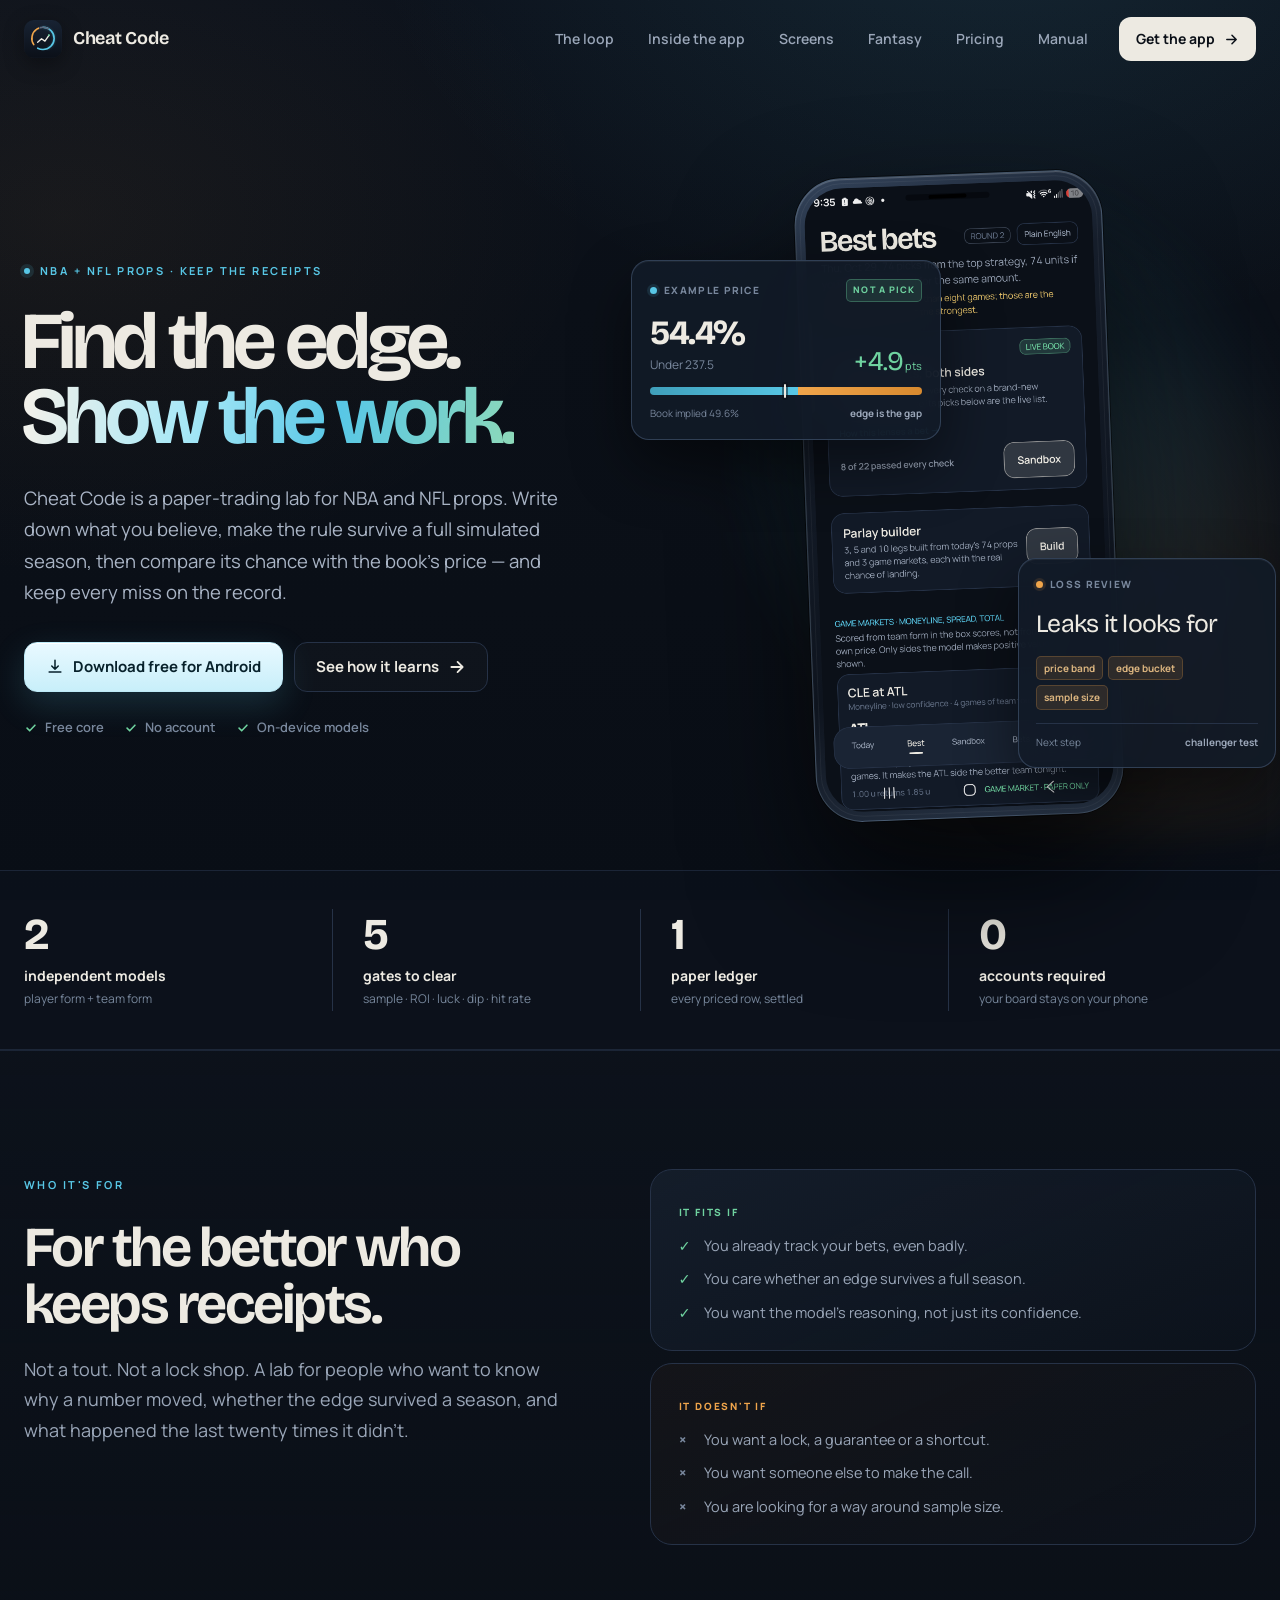
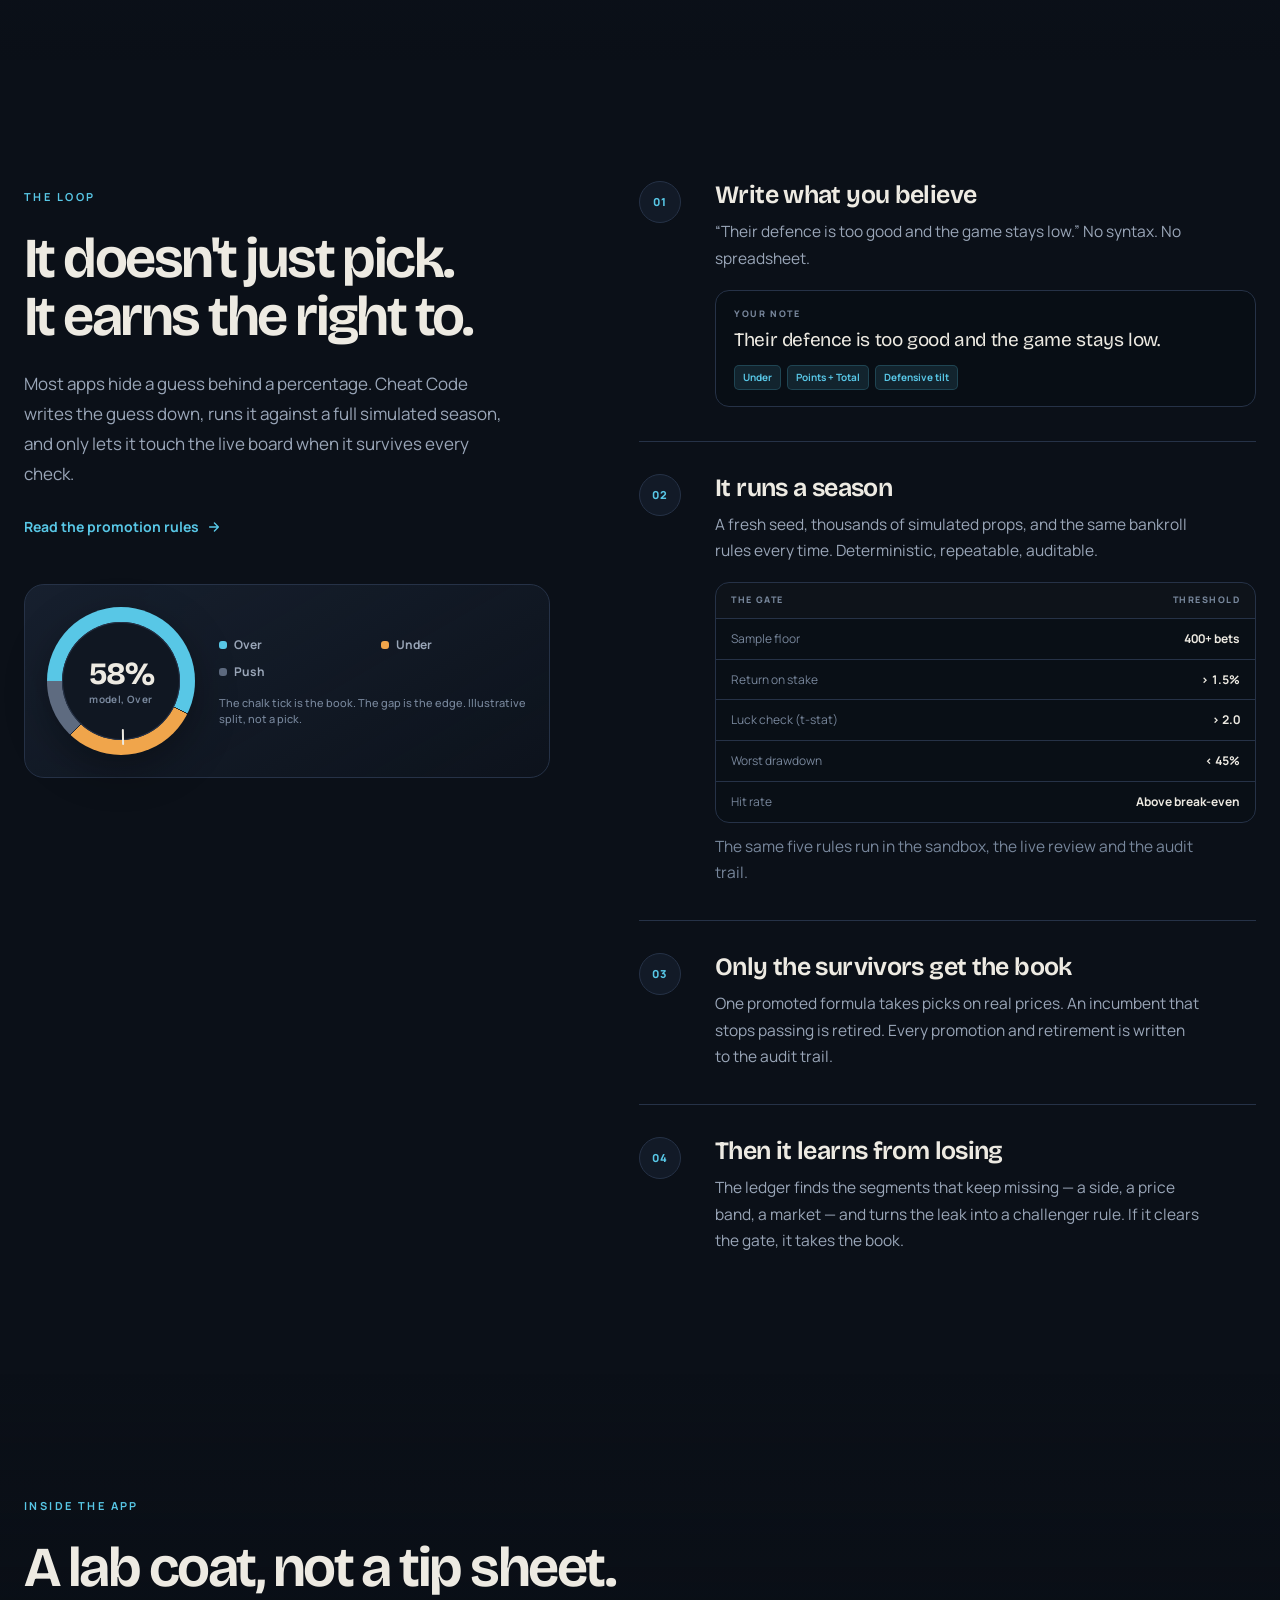
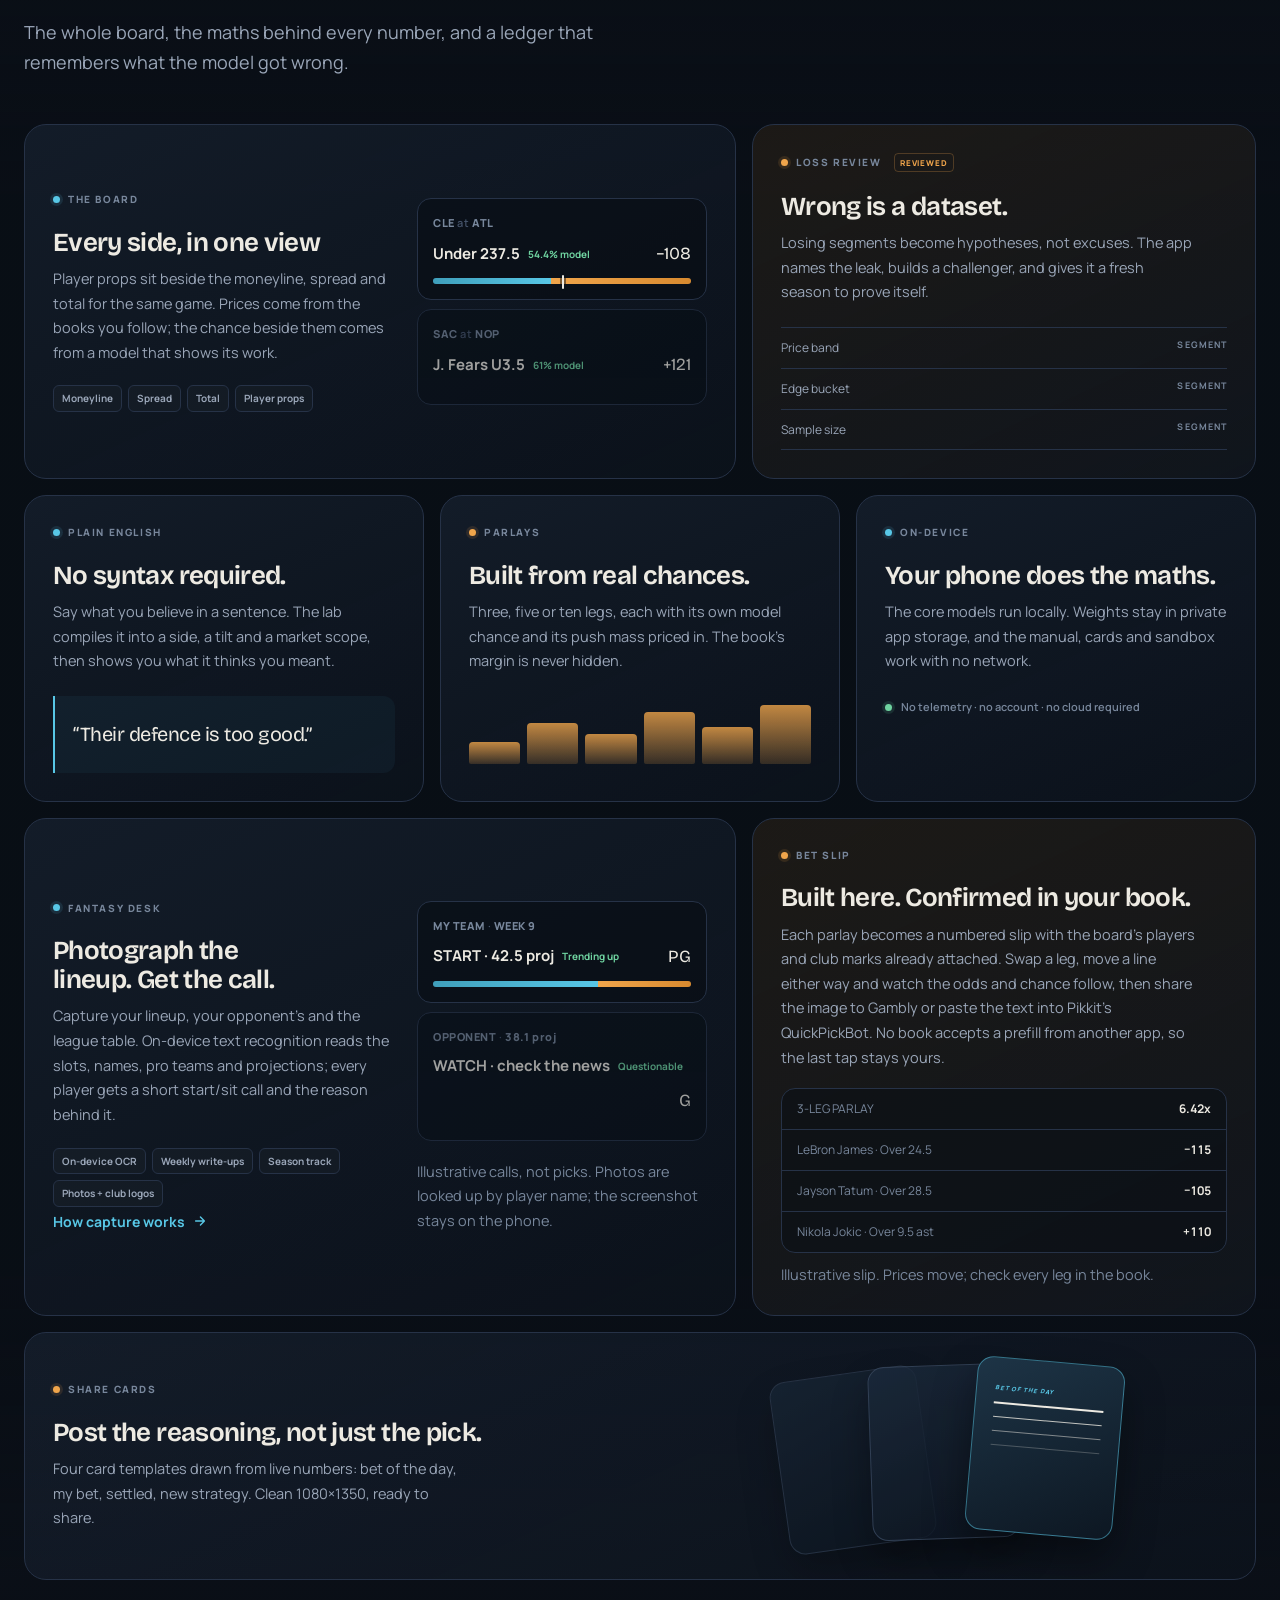
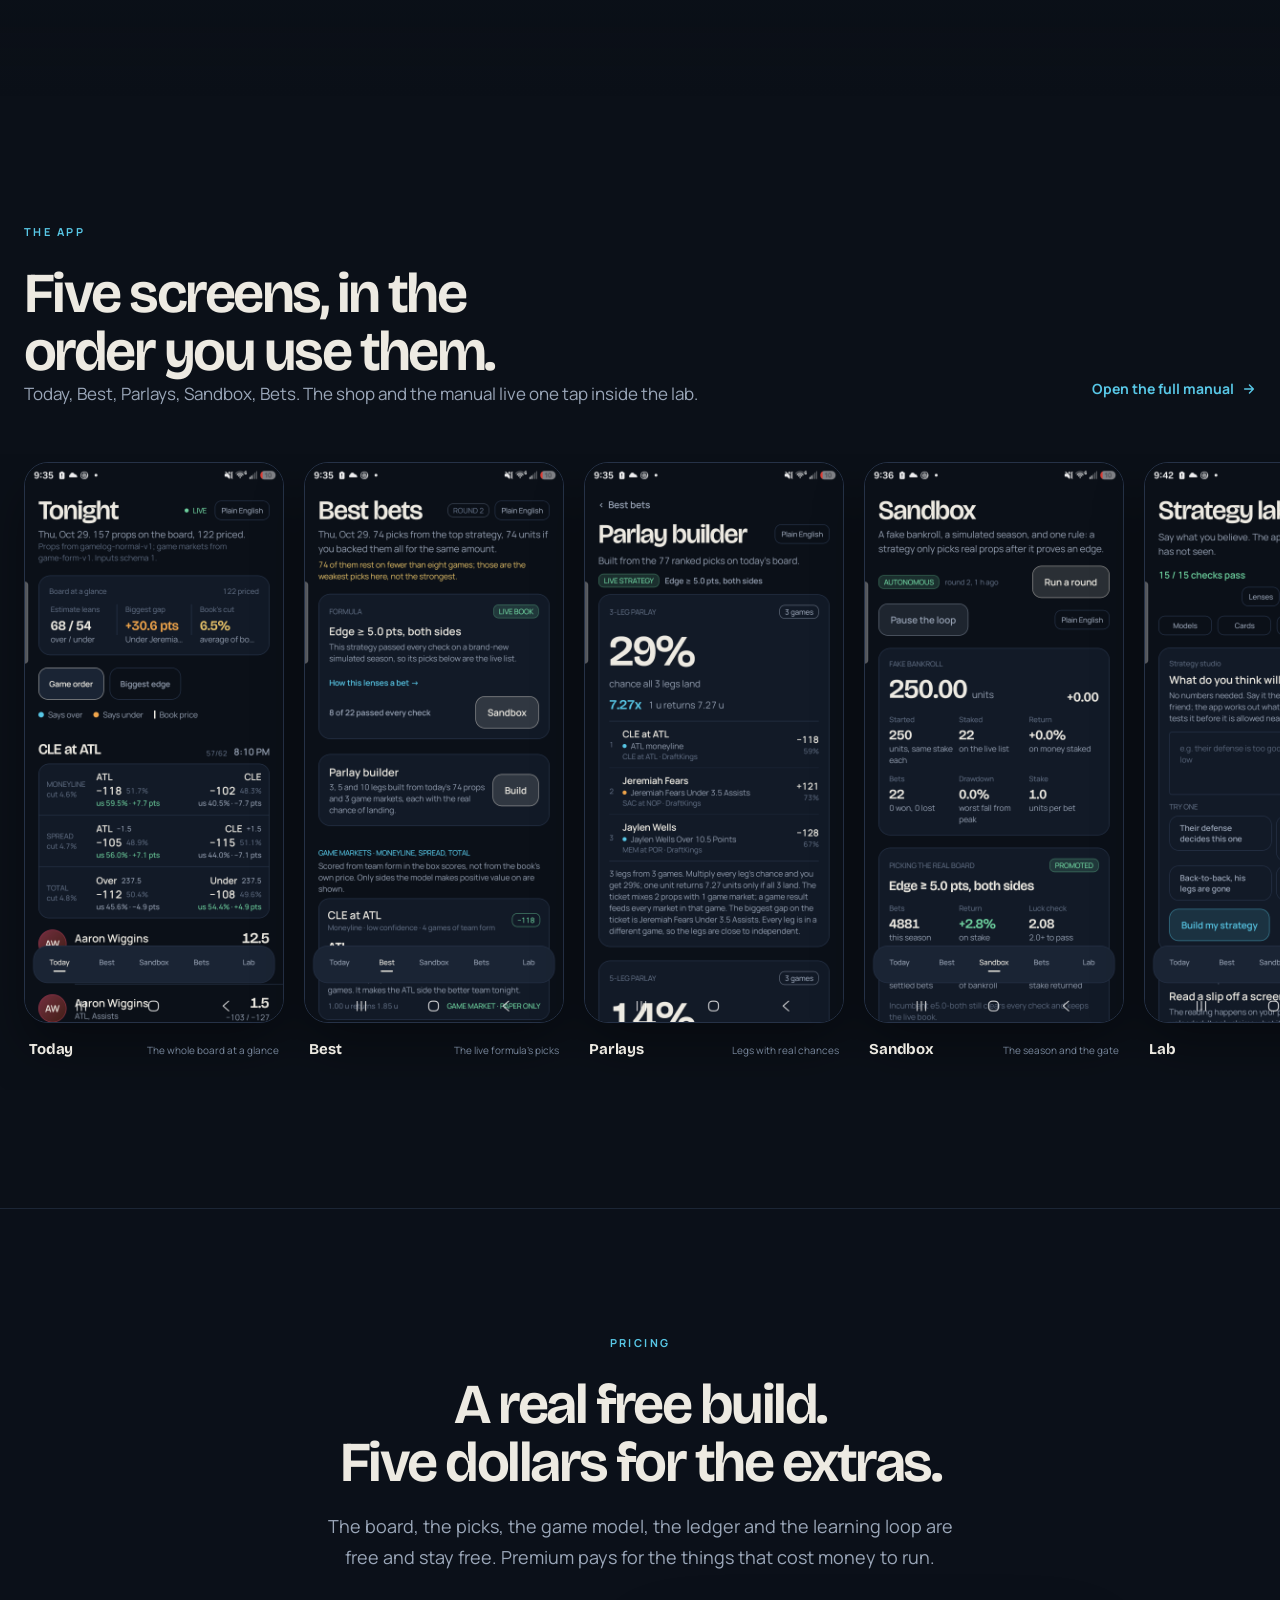
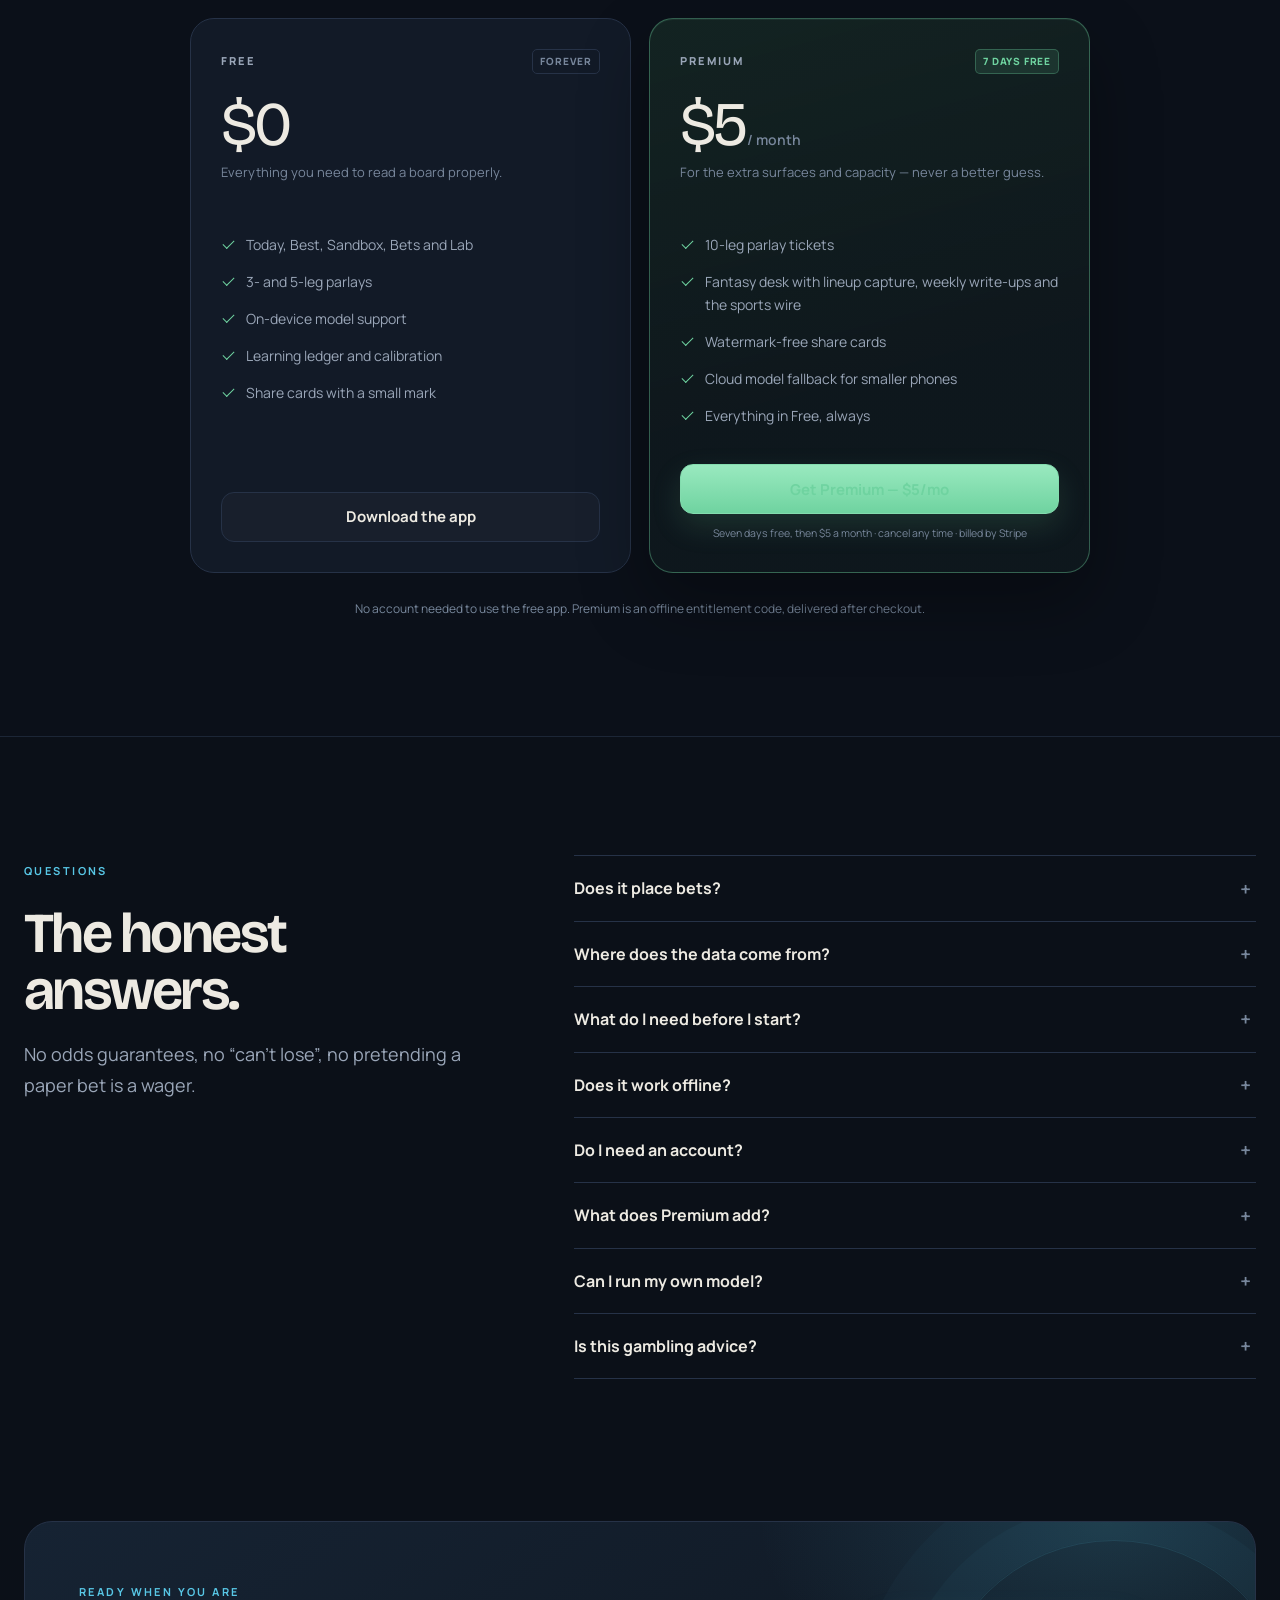
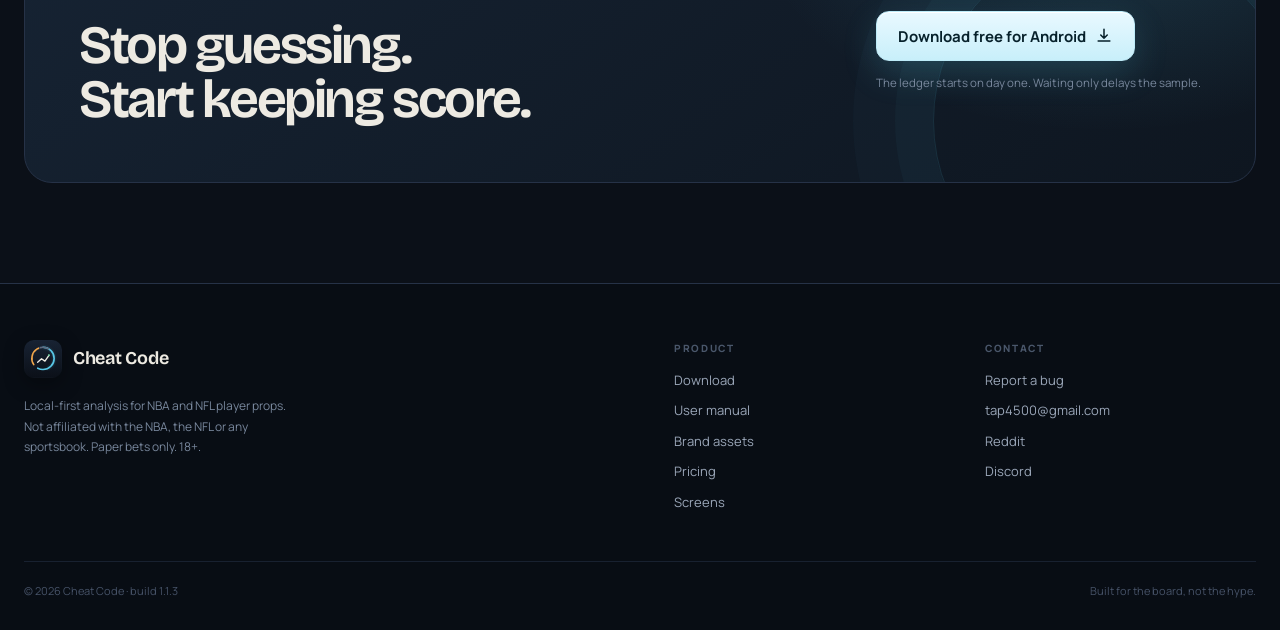
<file: site/index.html>
<!DOCTYPE html>
<html lang="en">
<head>
<meta charset="utf-8">
<meta name="viewport" content="width=device-width, initial-scale=1">
<title>Cheat Code — NBA &amp; NFL props analysis for bettors who keep receipts</title>
<meta name="description" content="Write a thesis. Test it on a simulated season. Only a formula that clears five gates gets the live board. Free Android app, no account, paper bets only.">
<meta name="theme-color" content="#0b1018">
<link rel="canonical" href="https://propslab.vercel.app/">
<meta property="og:title" content="Cheat Code — NBA &amp; NFL props analysis for bettors who keep receipts">
<meta property="og:description" content="Two independent models, one paper ledger, and a formula ladder that has to earn the live book. Free on Android. No account.">
<meta property="og:type" content="website">
<meta property="og:url" content="https://propslab.vercel.app/">
<meta property="og:image" content="https://propslab.vercel.app/img/02-best.png">
<meta name="twitter:card" content="summary_large_image">
<meta name="twitter:title" content="Cheat Code — NBA &amp; NFL props analysis that shows its work">
<meta name="twitter:description" content="Test a thesis on a simulated season before it touches the live board. Free Android app, paper bets only.">
<meta name="twitter:image" content="https://propslab.vercel.app/img/02-best.png">
<link rel="icon" href="logo.svg" type="image/svg+xml">
<link rel="preload" href="fonts/bricolage-variable.ttf" as="font" type="font/ttf" crossorigin>
<link rel="preload" href="fonts/manrope-variable.ttf" as="font" type="font/ttf" crossorigin>
<link rel="stylesheet" href="styles.css">
<script type="application/ld+json">
{
  "@context": "https://schema.org",
  "@type": "SoftwareApplication",
  "name": "Cheat Code",
  "applicationCategory": "SportsApplication",
  "operatingSystem": "Android 10+",
  "description": "A local-first NBA and NFL props lab with two independent models, a paper ledger and a promotion gate that tests formulas on a simulated season before they touch the live board.",
  "url": "https://propslab.vercel.app/",
  "downloadUrl": "https://propslab.vercel.app/download.html",
  "screenshot": "https://propslab.vercel.app/img/02-best.png",
  "offers": [
    { "@type": "Offer", "name": "Free", "price": "0", "priceCurrency": "USD" },
    { "@type": "Offer", "name": "Premium", "price": "5.00", "priceCurrency": "USD" }
  ]
}
</script>
</head>
<body id="top">
<a class="skip" href="#main">Skip to content</a>

<header class="site-head" data-head>
  <div class="wrap head-inner">
    <a class="brand" href="index.html" aria-label="Cheat Code home">
      <img src="logo.svg" alt="" width="38" height="38">
      <span>Cheat Code</span>
    </a>
    <button class="menu-btn" type="button" aria-expanded="false" aria-controls="site-menu" data-menu-btn>
      <span class="menu-lines" aria-hidden="true"><i></i><i></i></span>
      <span class="sr-only">Menu</span>
    </button>
    <nav class="site-menu" id="site-menu" data-menu>
      <a href="#loop">The loop</a>
      <a href="#inside">Inside the app</a>
      <a href="#screens">Screens</a>
      <a href="#fantasy">Fantasy</a>
      <a href="#pricing">Pricing</a>
      <a href="manual.html">Manual</a>
      <a class="nav-download" href="download.html">Get the app
        <svg viewBox="0 0 16 16" aria-hidden="true"><path d="M3 8h9M8.5 3.5 13 8l-4.5 4.5" fill="none" stroke="currentColor" stroke-width="1.6" stroke-linecap="round" stroke-linejoin="round"/></svg>
      </a>
    </nav>
  </div>
</header>

<main id="main">

  <section class="hero">
    <div class="hero-grid wrap">
      <div class="hero-copy" data-reveal>
        <div class="eyebrow"><span class="pulse"></span> NBA + NFL props · keep the receipts</div>
        <h1>Find the edge.<br><span class="ink-gradient">Show the work.</span></h1>
        <p class="lede">Cheat Code is a paper-trading lab for NBA and NFL props. Write down what you believe, make the rule survive a full simulated season, then compare its chance with the book's price — and keep every miss on the record.</p>
        <div class="actions">
          <a class="btn primary" href="download.html">
            <svg viewBox="0 0 20 20" aria-hidden="true"><path d="M10 2.5v10m0 0 3.6-3.6M10 12.5 6.4 8.9M3.5 15.5h13" fill="none" stroke="currentColor" stroke-width="1.7" stroke-linecap="round" stroke-linejoin="round"/></svg>
            Download free for Android
          </a>
          <a class="btn quiet" href="#loop">See how it learns
            <svg viewBox="0 0 16 16" aria-hidden="true"><path d="M3 8h9M8.5 3.5 13 8l-4.5 4.5" fill="none" stroke="currentColor" stroke-width="1.6" stroke-linecap="round" stroke-linejoin="round"/></svg>
          </a>
        </div>
        <ul class="trust">
          <li><svg viewBox="0 0 16 16" aria-hidden="true"><path d="m3.5 8.2 3 3 6-6.4" fill="none" stroke="currentColor" stroke-width="1.8" stroke-linecap="round" stroke-linejoin="round"/></svg>Free core</li>
          <li><svg viewBox="0 0 16 16" aria-hidden="true"><path d="m3.5 8.2 3 3 6-6.4" fill="none" stroke="currentColor" stroke-width="1.8" stroke-linecap="round" stroke-linejoin="round"/></svg>No account</li>
          <li><svg viewBox="0 0 16 16" aria-hidden="true"><path d="m3.5 8.2 3 3 6-6.4" fill="none" stroke="currentColor" stroke-width="1.8" stroke-linecap="round" stroke-linejoin="round"/></svg>On-device models</li>
        </ul>
      </div>

      <div class="hero-stage" data-reveal role="group" aria-label="Cheat Code on Android">
        <div class="stage-glow" aria-hidden="true"></div>
        <div class="phone">
          <div class="phone-bar" aria-hidden="true"><span></span></div>
          <img src="img/02-best.png" alt="The Best bets screen, showing a live formula and its picks" width="1080" height="2340">
        </div>

        <div class="float edge-card" aria-hidden="true">
          <div class="float-head"><span class="dot aqua"></span> Example price <em>NOT A PICK</em></div>
          <div class="edge-row">
            <div><b>54.4%</b><span>Under 237.5</span></div>
            <div class="edge-gain">+4.9<span>pts</span></div>
          </div>
          <div class="split-bar"><i class="aqua-bar" style="width:54.4%"></i><i class="amber-bar" style="width:45.6%"></i><span class="tick" style="left:49.6%"></span></div>
          <div class="float-foot">Book implied 49.6% <span>edge is the gap</span></div>
        </div>

        <div class="float loss-card" aria-hidden="true">
          <div class="float-head"><span class="dot amber"></span> Loss review</div>
          <div class="loss-title">Leaks it looks for</div>
          <div class="chip-row"><span>price band</span><span>edge bucket</span><span>sample size</span></div>
          <div class="float-foot">Next step <b>challenger test</b></div>
        </div>
      </div>
    </div>
  </section>

  <section class="proof-band" aria-label="At a glance">
    <div class="wrap proof-grid">
      <div class="proof-item"><b>2</b><span>independent models</span><small>player form + team form</small></div>
      <div class="proof-item"><b>5</b><span>gates to clear</span><small>sample · ROI · luck · dip · hit rate</small></div>
      <div class="proof-item"><b>1</b><span>paper ledger</span><small>every priced row, settled</small></div>
      <div class="proof-item"><b>0</b><span>accounts required</span><small>your board stays on your phone</small></div>
    </div>
  </section>

  <section class="section audience" id="who">
    <div class="wrap audience-grid">
      <div class="section-head" data-reveal>
        <div class="eyebrow">Who it's for</div>
        <h2>For the bettor who keeps receipts.</h2>
        <p>Not a tout. Not a lock shop. A lab for people who want to know why a number moved, whether the edge survived a season, and what happened the last twenty times it didn't.</p>
      </div>
      <div class="fit-grid" data-reveal>
        <div class="fit-card">
          <span class="fit-label gain">It fits if</span>
          <ul>
            <li>You already track your bets, even badly.</li>
            <li>You care whether an edge survives a full season.</li>
            <li>You want the model's reasoning, not just its confidence.</li>
          </ul>
        </div>
        <div class="fit-card no">
          <span class="fit-label">It doesn't if</span>
          <ul>
            <li>You want a lock, a guarantee or a shortcut.</li>
            <li>You want someone else to make the call.</li>
            <li>You are looking for a way around sample size.</li>
          </ul>
        </div>
      </div>
    </div>
  </section>

  <section id="loop" class="section">
    <div class="wrap loop-grid">
      <div class="loop-intro" data-reveal>
        <div class="eyebrow">The loop</div>
        <h2>It doesn't just pick.<br>It earns the right to.</h2>
        <p>Most apps hide a guess behind a percentage. Cheat Code writes the guess down, runs it against a full simulated season, and only lets it touch the live board when it survives every check.</p>
        <a class="text-link" href="manual.html#sandbox">Read the promotion rules
          <svg viewBox="0 0 16 16" aria-hidden="true"><path d="M3 8h9M8.5 3.5 13 8l-4.5 4.5" fill="none" stroke="currentColor" stroke-width="1.6" stroke-linecap="round" stroke-linejoin="round"/></svg>
        </a>

        <div class="ring-card">
          <div class="ring" role="img" aria-label="An illustrative split ring showing 58 percent over, 30 percent under and 12 percent push">
            <div class="ring-center"><b>58%</b><span>model, Over</span></div>
          </div>
          <div class="ring-legend">
            <span><i class="aqua"></i>Over</span>
            <span><i class="amber"></i>Under</span>
            <span><i class="slate"></i>Push</span>
            <small>The chalk tick is the book. The gap is the edge. Illustrative split, not a pick.</small>
          </div>
        </div>
      </div>

      <ol class="steps" data-reveal>
        <li class="step">
          <div class="step-num">01</div>
          <div>
            <h3>Write what you believe</h3>
            <p>“Their defence is too good and the game stays low.” No syntax. No spreadsheet.</p>
            <div class="pitch">
              <div class="pitch-label">YOUR NOTE</div>
              <p>Their defence is too good and the game stays low.</p>
              <div class="pitch-tags"><span>Under</span><span>Points + Total</span><span>Defensive tilt</span></div>
            </div>
          </div>
        </li>
        <li class="step">
          <div class="step-num">02</div>
          <div>
            <h3>It runs a season</h3>
            <p>A fresh seed, thousands of simulated props, and the same bankroll rules every time. Deterministic, repeatable, auditable.</p>
            <div class="mini-table gate-table">
              <div class="table-cap"><span>The gate</span><b>Threshold</b></div>
              <div><span>Sample floor</span><b>400+ bets</b></div>
              <div><span>Return on stake</span><b>&gt; 1.5%</b></div>
              <div><span>Luck check (t-stat)</span><b>&gt; 2.0</b></div>
              <div><span>Worst drawdown</span><b>&lt; 45%</b></div>
              <div><span>Hit rate</span><b>Above break-even</b></div>
            </div>
            <p class="table-note">The same five rules run in the sandbox, the live review and the audit trail.</p>
          </div>
        </li>
        <li class="step">
          <div class="step-num">03</div>
          <div>
            <h3>Only the survivors get the book</h3>
            <p>One promoted formula takes picks on real prices. An incumbent that stops passing is retired. Every promotion and retirement is written to the audit trail.</p>
          </div>
        </li>
        <li class="step">
          <div class="step-num">04</div>
          <div>
            <h3>Then it learns from losing</h3>
            <p>The ledger finds the segments that keep missing — a side, a price band, a market — and turns the leak into a challenger rule. If it clears the gate, it takes the book.</p>
          </div>
        </li>
      </ol>
    </div>
  </section>

  <section id="inside" class="section inside">
    <div class="wrap">
      <div class="section-head" data-reveal>
        <div class="eyebrow">Inside the app</div>
        <h2>A lab coat, not a tip sheet.</h2>
        <p>The whole board, the maths behind every number, and a ledger that remembers what the model got wrong.</p>
      </div>

      <div class="bento">
        <article class="feature wide" data-reveal>
          <div class="feature-copy">
            <div class="feature-kicker"><span class="dot aqua"></span>The board</div>
            <h3>Every side, in one view</h3>
            <p>Player props sit beside the moneyline, spread and total for the same game. Prices come from the books you follow; the chance beside them comes from a model that shows its work.</p>
            <div class="market-row">
              <span class="market-pill">Moneyline</span>
              <span class="market-pill">Spread</span>
              <span class="market-pill">Total</span>
              <span class="market-pill">Player props</span>
            </div>
          </div>
          <div class="feature-art" aria-hidden="true">
            <div class="board-line">
              <div class="board-game">CLE <span>at</span> ATL</div>
              <div class="board-market"><b>Under 237.5</b><span class="gain">54.4% model</span><em>−108</em></div>
              <div class="split-bar compact"><i class="aqua-bar" style="width:45.6%"></i><i class="amber-bar" style="width:54.4%"></i><span class="tick" style="left:50.4%"></span></div>
            </div>
            <div class="board-line dim">
              <div class="board-game">SAC <span>at</span> NOP</div>
              <div class="board-market"><b>J. Fears U3.5</b><span class="gain">61% model</span><em>+121</em></div>
            </div>
          </div>
        </article>

        <article class="feature amber-feature" data-reveal>
          <div class="feature-kicker"><span class="dot amber"></span>Loss review <span class="example-flag">reviewed</span></div>
          <h3>Wrong is a dataset.</h3>
          <p>Losing segments become hypotheses, not excuses. The app names the leak, builds a challenger, and gives it a fresh season to prove itself.</p>
          <div class="leak-list" role="group" aria-label="The segments the ledger reviews">
            <div><span>Price band</span><b class="review-tag">segment</b></div>
            <div><span>Edge bucket</span><b class="review-tag">segment</b></div>
            <div><span>Sample size</span><b class="review-tag">segment</b></div>
          </div>
        </article>

        <article class="feature" data-reveal>
          <div class="feature-kicker"><span class="dot aqua"></span>Plain English</div>
          <h3>No syntax required.</h3>
          <p>Say what you believe in a sentence. The lab compiles it into a side, a tilt and a market scope, then shows you what it thinks you meant.</p>
          <div class="quote-pill">“Their defence is too good.”</div>
        </article>

        <article class="feature" data-reveal>
          <div class="feature-kicker"><span class="dot amber"></span>Parlays</div>
          <h3>Built from real chances.</h3>
          <p>Three, five or ten legs, each with its own model chance and its push mass priced in. The book's margin is never hidden.</p>
          <div class="legs" aria-hidden="true"><i style="height:34%"></i><i style="height:62%"></i><i style="height:46%"></i><i style="height:78%"></i><i style="height:56%"></i><i style="height:90%"></i></div>
        </article>

        <article class="feature" data-reveal>
          <div class="feature-kicker"><span class="dot aqua"></span>On-device</div>
          <h3>Your phone does the maths.</h3>
          <p>The core models run locally. Weights stay in private app storage, and the manual, cards and sandbox work with no network.</p>
          <div class="device-note"><span class="led"></span>No telemetry · no account · no cloud required</div>
        </article>

        <article class="feature wide" id="fantasy" data-reveal>
          <div class="feature-copy">
            <div class="feature-kicker"><span class="dot aqua"></span>Fantasy desk</div>
            <h3>Photograph the lineup. Get the call.</h3>
            <p>Capture your lineup, your opponent's and the league table. On-device text recognition reads the slots, names, pro teams and projections; every player gets a short start/sit call and the reason behind it.</p>
            <div class="market-row">
              <span class="market-pill">On-device OCR</span>
              <span class="market-pill">Weekly write-ups</span>
              <span class="market-pill">Season track</span>
              <span class="market-pill">Photos + club logos</span>
            </div>
            <a class="text-link" href="manual.html#fantasy">How capture works
              <svg viewBox="0 0 16 16" aria-hidden="true"><path d="M3 8h9M8.5 3.5 13 8l-4.5 4.5" fill="none" stroke="currentColor" stroke-width="1.6" stroke-linecap="round" stroke-linejoin="round"/></svg>
            </a>
          </div>
          <div class="feature-art" aria-hidden="true">
            <div class="board-line">
              <div class="board-game">MY TEAM <span>·</span> WEEK 9</div>
              <div class="board-market"><b>START · 42.5 proj</b><span class="gain">Trending up</span><em>PG</em></div>
              <div class="split-bar compact"><i class="aqua-bar" style="width:64%"></i><i class="amber-bar" style="width:36%"></i></div>
            </div>
            <div class="board-line dim">
              <div class="board-game">OPPONENT <span>·</span> 38.1 proj</div>
              <div class="board-market"><b>WATCH · check the news</b><span class="gain">Questionable</span><em>G</em></div>
            </div>
            <p class="table-note">Illustrative calls, not picks. Photos are looked up by player name; the screenshot stays on the phone.</p>
          </div>
        </article>

        <article class="feature amber-feature" id="slip" data-reveal>
          <div class="feature-kicker"><span class="dot amber"></span>Bet slip</div>
          <h3>Built here. Confirmed in your book.</h3>
          <p>Each parlay becomes a numbered slip with the board's players and club marks already attached. Swap a leg, move a line either way and watch the odds and chance follow, then share the image to Gambly or paste the text into Pikkit's QuickPickBot. No book accepts a prefill from another app, so the last tap stays yours.</p>
          <div class="mini-table">
            <div class="table-cap"><span>3-LEG PARLAY</span><b>6.42x</b></div>
            <div><span>LeBron James · Over 24.5</span><b>−115</b></div>
            <div><span>Jayson Tatum · Over 28.5</span><b>−105</b></div>
            <div><span>Nikola Jokic · Over 9.5 ast</span><b>+110</b></div>
          </div>
          <p class="table-note">Illustrative slip. Prices move; check every leg in the book.</p>
        </article>

        <article class="feature share-feature" data-reveal>
          <div class="feature-copy">
          <div class="feature-kicker"><span class="dot amber"></span>Share cards</div>
          <h3>Post the reasoning, not just the pick.</h3>
          <p>Four card templates drawn from live numbers: bet of the day, my bet, settled, new strategy. Clean 1080×1350, ready to share.</p>
          </div>
          <div class="card-stack" aria-hidden="true"><i></i><i></i><i></i></div>
        </article>
      </div>
    </div>
  </section>

  <section id="screens" class="section screens-section">
    <div class="wrap">
      <div class="section-head split-head" data-reveal>
        <div>
          <div class="eyebrow">The app</div>
          <h2>Five screens, in the order you use them.</h2>
          <p>Today, Best, Parlays, Sandbox, Bets. The shop and the manual live one tap inside the lab.</p>
        </div>
        <a class="text-link" href="manual.html">Open the full manual
          <svg viewBox="0 0 16 16" aria-hidden="true"><path d="M3 8h9M8.5 3.5 13 8l-4.5 4.5" fill="none" stroke="currentColor" stroke-width="1.6" stroke-linecap="round" stroke-linejoin="round"/></svg>
        </a>
      </div>
    </div>
    <div class="gallery" data-reveal>
      <figure class="shot"><img src="img/01-today.png" alt="Today screen" loading="lazy"><figcaption><b>Today</b><span>The whole board at a glance</span></figcaption></figure>
      <figure class="shot"><img src="img/02-best.png" alt="Best bets screen" loading="lazy"><figcaption><b>Best</b><span>The live formula's picks</span></figcaption></figure>
      <figure class="shot"><img src="img/03-parlay.png" alt="Parlay builder screen" loading="lazy"><figcaption><b>Parlays</b><span>Legs with real chances</span></figcaption></figure>
      <figure class="shot"><img src="img/04-sandbox.png" alt="Sandbox screen" loading="lazy"><figcaption><b>Sandbox</b><span>The season and the gate</span></figcaption></figure>
      <figure class="shot"><img src="img/06-lab.png" alt="Strategy lab screen" loading="lazy"><figcaption><b>Lab</b><span>Write and test a thesis</span></figcaption></figure>
    </div>
  </section>

  <section id="pricing" class="section pricing-section">
    <div class="wrap">
      <div class="section-head center" data-reveal>
        <div class="eyebrow">Pricing</div>
        <h2>A real free build.<br>Five dollars for the extras.</h2>
        <p>The board, the picks, the game model, the ledger and the learning loop are free and stay free. Premium pays for the things that cost money to run.</p>
      </div>
      <div class="pricing">
        <article class="plan" data-reveal>
          <div class="plan-top"><span class="plan-name">Free</span><span class="plan-badge">Forever</span></div>
          <div class="price">$0</div>
          <p class="plan-note">Everything you need to read a board properly.</p>
          <ul>
            <li>Today, Best, Sandbox, Bets and Lab</li>
            <li>3- and 5-leg parlays</li>
            <li>On-device model support</li>
            <li>Learning ledger and calibration</li>
            <li>Share cards with a small mark</li>
          </ul>
          <a class="btn quiet full" href="download.html">Download the app</a>
        </article>
        <article class="plan featured" data-reveal>
          <div class="plan-top"><span class="plan-name">Premium</span><span class="plan-badge gain">7 days free</span></div>
          <div class="price">$5<span> / month</span></div>
          <p class="plan-note">For the extra surfaces and capacity — never a better guess.</p>
          <ul>
            <li>10-leg parlay tickets</li>
            <li>Fantasy desk with lineup capture, weekly write-ups and the sports wire</li>
            <li>Watermark-free share cards</li>
            <li>Cloud model fallback for smaller phones</li>
            <li>Everything in Free, always</li>
          </ul>
          <a class="btn gain full" id="buy" href="/api/go">Get Premium — $5/mo</a>
          <p class="micro" id="buy-note">Seven days free, then $5 a month · cancel any time · billed by Stripe</p>
        </article>
      </div>
      <p class="pricing-foot">No account needed to use the free app. Premium is an offline entitlement code, delivered after checkout.</p>
    </div>
  </section>

  <section class="section">
    <div class="wrap faq-grid">
      <div class="section-head" data-reveal>
        <div class="eyebrow">Questions</div>
        <h2>The honest answers.</h2>
        <p>No odds guarantees, no “can't lose”, no pretending a paper bet is a wager.</p>
      </div>
      <div class="faq" data-reveal>
        <details>
          <summary>Does it place bets?</summary>
          <p>No. Cheat Code is paper trading and analysis. The parlay cards can build a shareable bet slip for a tracker such as Gambly or Pikkit, but the app cannot fill or place a wager, hold funds, or connect to a sportsbook account — and no sportsbook publishes a public prefill for another app.</p>
        </details>
        <details>
          <summary>Where does the data come from?</summary>
          <p>Two read-only providers you configure: one for prop prices, one for box scores. A sync writes the board and settles finished games. Screenshots are read on the phone and never uploaded. After a fantasy capture, only player names are sent to ESPN's public directory for headshots and club logos.</p>
        </details>
        <details>
          <summary>What do I need before I start?</summary>
          <p>An Android 10+ phone, a prop-price key and a box-score key. Before those are added, the app says it is running on seeded examples. It does not pretend synthetic data is live.</p>
        </details>
        <details>
          <summary>Does it work offline?</summary>
          <p>The board needs a sync. The model, the sandbox, the manual and the cards work on the phone with no network once the data is there.</p>
        </details>
        <details>
          <summary>Do I need an account?</summary>
          <p>No. Sign-in is optional and exists only to carry strategies between devices. It uses email one-time codes, with no password to store.</p>
        </details>
        <details>
          <summary>What does Premium add?</summary>
          <p>Ten-leg parlays, the fantasy desk with lineup capture and weekly write-ups, the sports wire, watermark-free share cards and a cloud-model fallback. It does not unlock a stronger formula, a better line or a different gate.</p>
        </details>
        <details>
          <summary>Can I run my own model?</summary>
          <p>Yes. The model shop reads this phone's memory and storage, recommends a size, then downloads a GGUF straight from Hugging Face. Weights stay in the app's private storage. You can also point it at any OpenAI-compatible endpoint.</p>
        </details>
        <details>
          <summary>Is this gambling advice?</summary>
          <p>No. It is a probability ledger. A positive expected value is an estimate, not a guarantee, and a parlay multiplies the book's margin along with the payout. If gambling stops being fun, call 1-800-522-4700.</p>
        </details>
      </div>
    </div>
  </section>

  <section class="cta-section">
    <div class="wrap cta" data-reveal>
      <div>
        <div class="eyebrow">Ready when you are</div>
        <h2>Stop guessing.<br>Start keeping score.</h2>
      </div>
      <div class="cta-actions">
        <a class="btn primary" href="download.html">Download free for Android
          <svg viewBox="0 0 20 20" aria-hidden="true"><path d="M10 2.5v10m0 0 3.6-3.6M10 12.5 6.4 8.9M3.5 15.5h13" fill="none" stroke="currentColor" stroke-width="1.7" stroke-linecap="round" stroke-linejoin="round"/></svg>
        </a>
        <span class="micro">The ledger starts on day one. Waiting only delays the sample.</span>
      </div>
    </div>
  </section>
</main>

<footer class="site-foot">
  <div class="wrap foot-grid">
    <div class="foot-brand">
      <a class="brand" href="index.html"><img src="logo.svg" alt="" width="32" height="32"><span>Cheat Code</span></a>
      <p class="fineprint">Local-first analysis for NBA and NFL player props. Not affiliated with the NBA, the NFL or any sportsbook. Paper bets only. 18+.</p>
    </div>
    <div class="foot-links">
      <span>Product</span>
      <a href="download.html">Download</a>
      <a href="manual.html">User manual</a>
      <a href="brand.html">Brand assets</a>
      <a href="#pricing">Pricing</a>
      <a href="index.html#screens">Screens</a>
    </div>
    <div class="foot-links">
      <span>Contact</span>
      <a href="mailto:tap4500@gmail.com?subject=Cheat%20Code%20bug">Report a bug</a>
      <a href="mailto:tap4500@gmail.com">tap4500@gmail.com</a>
      <a href="https://www.reddit.com/r/CheatCode/?utm_source=cheat-code-site&amp;utm_medium=referral&amp;utm_campaign=footer">Reddit</a>
      <a href="https://discord.gg/propslab?utm_source=cheat-code-site&amp;utm_medium=referral&amp;utm_campaign=footer">Discord</a>
    </div>
  </div>
  <div class="wrap foot-bottom">
    <span>© 2026 Cheat Code · build 1.1.3</span>
    <span>Built for the board, not the hype.</span>
  </div>
</footer>

<script src="site.js" defer></script>
</body>
</html>
</file>
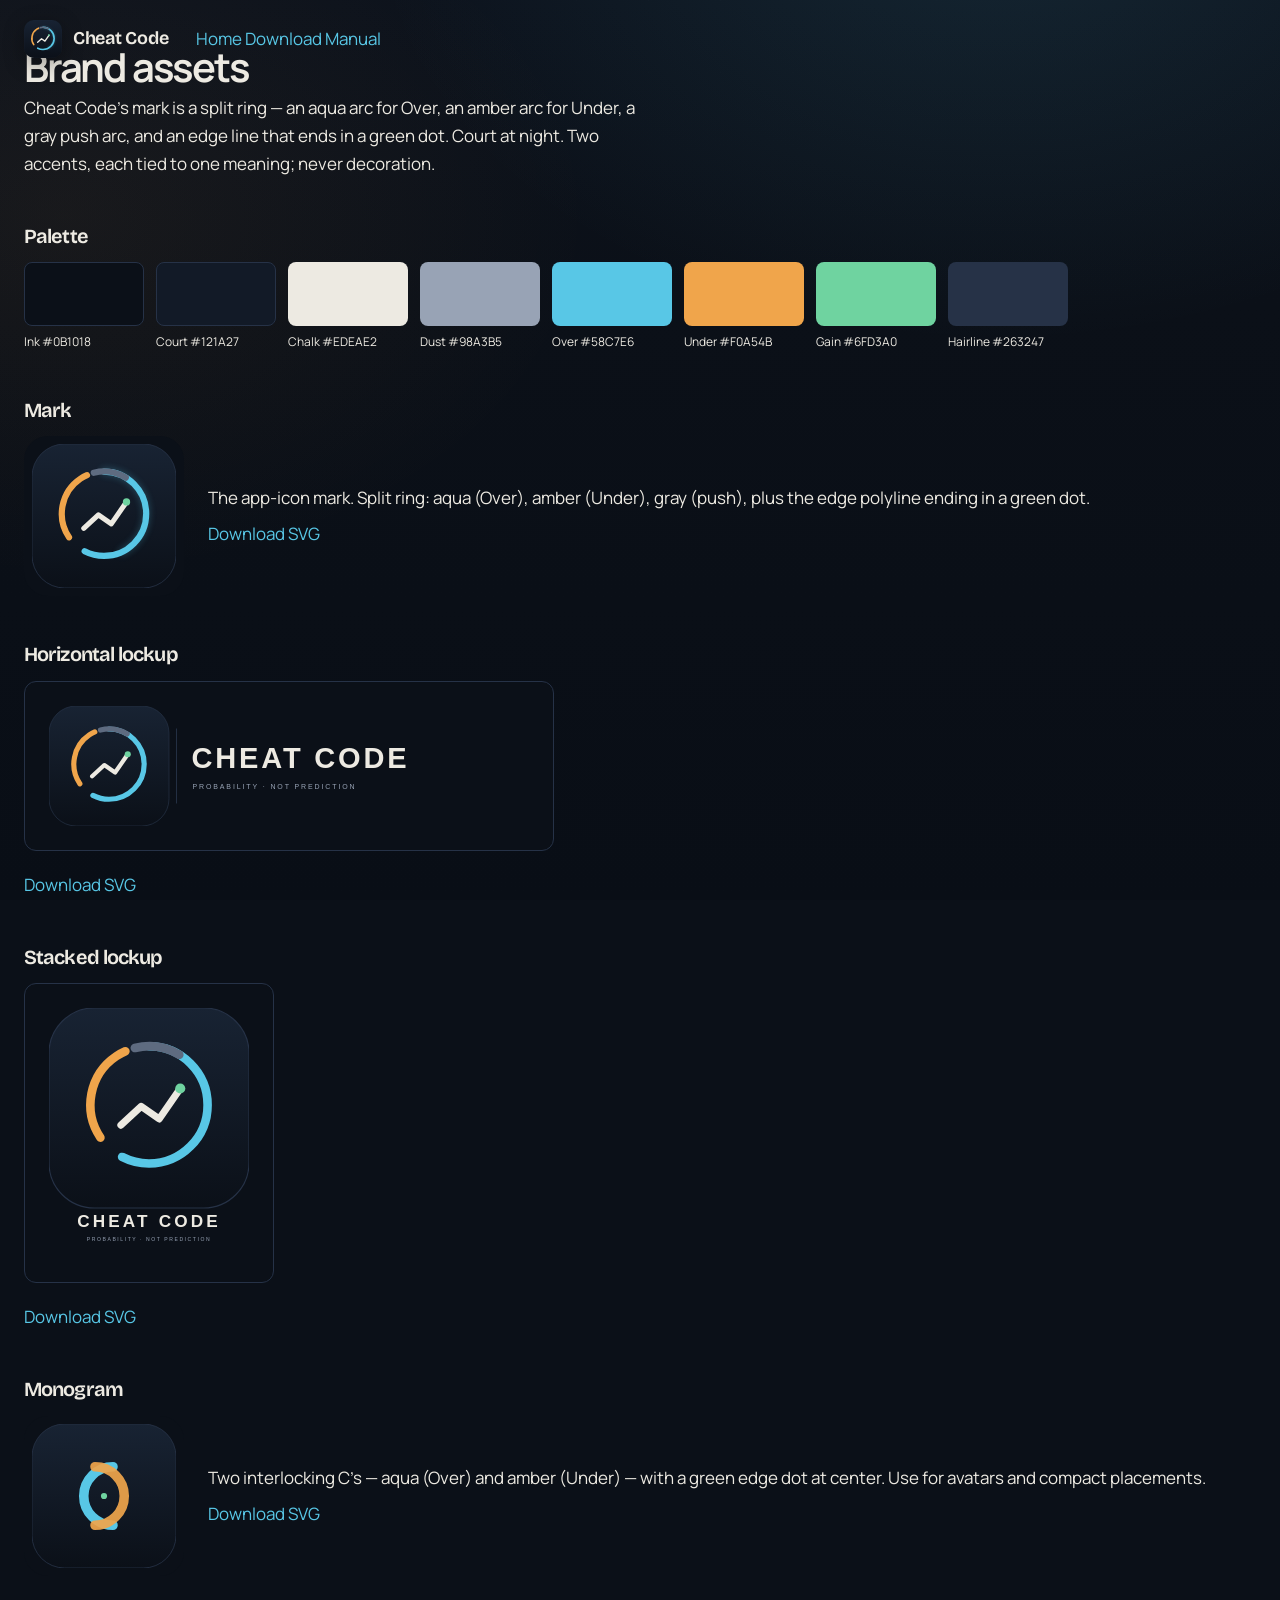
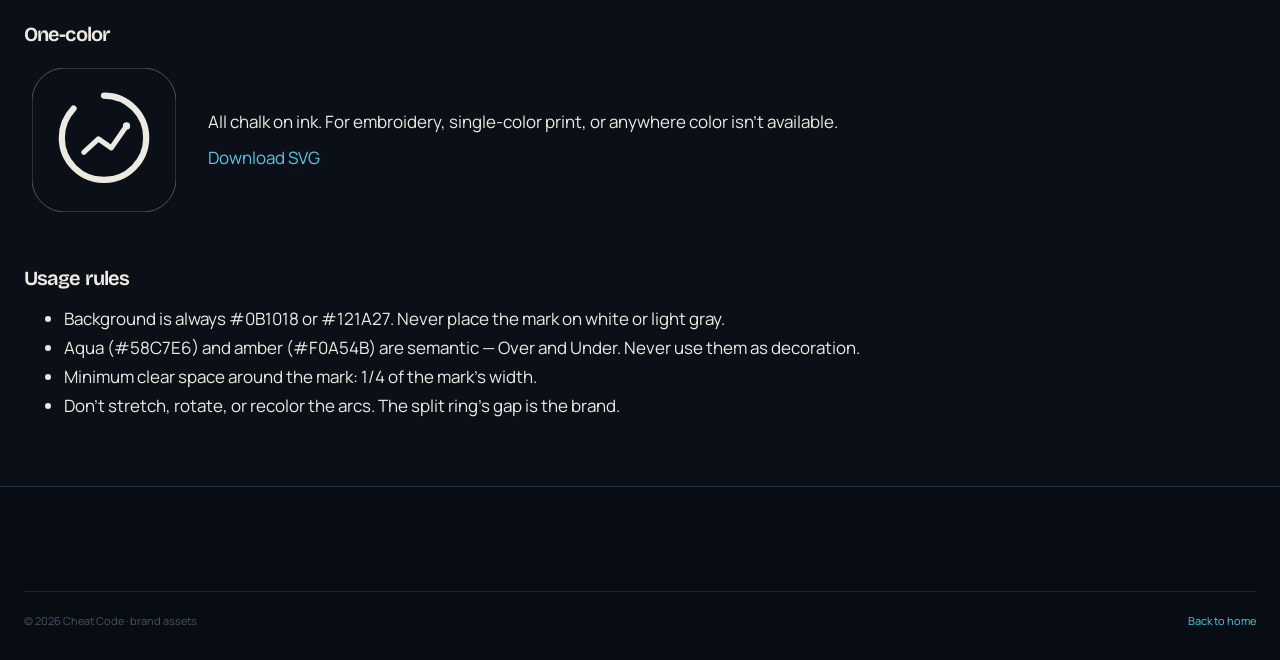
<file: site/brand.html>
<!DOCTYPE html>
<html lang="en">
<head>
<meta charset="utf-8">
<meta name="viewport" content="width=device-width, initial-scale=1">
<title>Brand assets — Cheat Code</title>
<meta name="description" content="Logo and brand assets for Cheat Code.">
<meta name="theme-color" content="#0b1018">
<link rel="icon" href="logo.svg" type="image/svg+xml">
<link rel="stylesheet" href="styles.css">
</head>
<body id="top">
<a class="skip" href="#main">Skip to content</a>
<header class="site-head" data-head>
  <div class="wrap head-inner">
    <a class="brand" href="index.html" aria-label="Cheat Code home">
      <img src="logo.svg" alt="" width="32" height="32"><span>Cheat Code</span>
    </a>
    <nav class="head-nav" aria-label="Primary">
      <a href="index.html">Home</a>
      <a href="download.html">Download</a>
      <a href="manual.html">Manual</a>
    </nav>
  </div>
</header>
<main id="main" class="wrap">
  <section style="padding:48px 0 24px">
    <h1 style="font-family:var(--font-display);font-size:40px;margin:0 0 8px">Brand assets</h1>
    <p style="color:var(--ink-dust);max-width:640px">Cheat Code's mark is a split ring — an aqua arc for Over, an amber arc for Under, a gray push arc, and an edge line that ends in a green dot. Court at night. Two accents, each tied to one meaning; never decoration.</p>
  </section>

  <section style="padding:24px 0">
    <h2 style="font-size:20px;margin:0 0 16px">Palette</h2>
    <div style="display:flex;flex-wrap:wrap;gap:12px">
      <div style="width:120px"><div style="height:64px;background:#0B1018;border:1px solid #263247;border-radius:8px"></div><p style="font-size:12px;margin:6px 0 0;color:var(--ink-dust)">Ink #0B1018</p></div>
      <div style="width:120px"><div style="height:64px;background:#121A27;border:1px solid #263247;border-radius:8px"></div><p style="font-size:12px;margin:6px 0 0;color:var(--ink-dust)">Court #121A27</p></div>
      <div style="width:120px"><div style="height:64px;background:#EDEAE2;border-radius:8px"></div><p style="font-size:12px;margin:6px 0 0;color:var(--ink-dust)">Chalk #EDEAE2</p></div>
      <div style="width:120px"><div style="height:64px;background:#98A3B5;border-radius:8px"></div><p style="font-size:12px;margin:6px 0 0;color:var(--ink-dust)">Dust #98A3B5</p></div>
      <div style="width:120px"><div style="height:64px;background:#58C7E6;border-radius:8px"></div><p style="font-size:12px;margin:6px 0 0;color:var(--ink-dust)">Over #58C7E6</p></div>
      <div style="width:120px"><div style="height:64px;background:#F0A54B;border-radius:8px"></div><p style="font-size:12px;margin:6px 0 0;color:var(--ink-dust)">Under #F0A54B</p></div>
      <div style="width:120px"><div style="height:64px;background:#6FD3A0;border-radius:8px"></div><p style="font-size:12px;margin:6px 0 0;color:var(--ink-dust)">Gain #6FD3A0</p></div>
      <div style="width:120px"><div style="height:64px;background:#263247;border-radius:8px"></div><p style="font-size:12px;margin:6px 0 0;color:var(--ink-dust)">Hairline #263247</p></div>
    </div>
  </section>

  <section style="padding:24px 0">
    <h2 style="font-size:20px;margin:0 0 16px">Mark</h2>
    <div style="display:flex;align-items:center;gap:24px;flex-wrap:wrap">
      <img src="img/logo-mark.svg" alt="Cheat Code mark" width="160" height="160" style="background:#0B1018;border-radius:24px;padding:8px">
      <div>
        <p style="margin:0 0 8px;color:var(--ink-dust)">The app-icon mark. Split ring: aqua (Over), amber (Under), gray (push), plus the edge polyline ending in a green dot.</p>
        <a href="img/logo-mark.svg" download>Download SVG</a>
      </div>
    </div>
  </section>

  <section style="padding:24px 0">
    <h2 style="font-size:20px;margin:0 0 16px">Horizontal lockup</h2>
    <div style="background:#0B1018;border:1px solid #263247;border-radius:12px;padding:24px;display:inline-block">
      <img src="img/logo-horizontal.svg" alt="Cheat Code horizontal" width="480" height="120">
    </div>
    <p style="margin:12px 0 0"><a href="img/logo-horizontal.svg" download>Download SVG</a></p>
  </section>

  <section style="padding:24px 0">
    <h2 style="font-size:20px;margin:0 0 16px">Stacked lockup</h2>
    <div style="background:#0B1018;border:1px solid #263247;border-radius:12px;padding:24px;display:inline-block">
      <img src="img/logo-stacked.svg" alt="Cheat Code stacked" width="200" height="250">
    </div>
    <p style="margin:12px 0 0"><a href="img/logo-stacked.svg" download>Download SVG</a></p>
  </section>

  <section style="padding:24px 0">
    <h2 style="font-size:20px;margin:0 0 16px">Monogram</h2>
    <div style="display:flex;align-items:center;gap:24px;flex-wrap:wrap">
      <img src="img/logo-monogram.svg" alt="Cheat Code monogram" width="160" height="160" style="background:#0B1018;border-radius:24px;padding:8px">
      <div>
        <p style="margin:0 0 8px;color:var(--ink-dust)">Two interlocking C's — aqua (Over) and amber (Under) — with a green edge dot at center. Use for avatars and compact placements.</p>
        <a href="img/logo-monogram.svg" download>Download SVG</a>
      </div>
    </div>
  </section>

  <section style="padding:24px 0">
    <h2 style="font-size:20px;margin:0 0 16px">One-color</h2>
    <div style="display:flex;align-items:center;gap:24px;flex-wrap:wrap">
      <img src="img/logo-onecolor.svg" alt="Cheat Code one color" width="160" height="160" style="background:#0B1018;border-radius:24px;padding:8px">
      <div>
        <p style="margin:0 0 8px;color:var(--ink-dust)">All chalk on ink. For embroidery, single-color print, or anywhere color isn't available.</p>
        <a href="img/logo-onecolor.svg" download>Download SVG</a>
      </div>
    </div>
  </section>

  <section style="padding:24px 0 48px">
    <h2 style="font-size:20px;margin:0 0 16px">Usage rules</h2>
    <ul style="color:var(--ink-dust);line-height:1.7">
      <li>Background is always #0B1018 or #121A27. Never place the mark on white or light gray.</li>
      <li>Aqua (#58C7E6) and amber (#F0A54B) are semantic — Over and Under. Never use them as decoration.</li>
      <li>Minimum clear space around the mark: 1/4 of the mark's width.</li>
      <li>Don't stretch, rotate, or recolor the arcs. The split ring's gap is the brand.</li>
    </ul>
  </section>
</main>
<footer class="site-foot">
  <div class="wrap foot-bottom">
    <span>© 2026 Cheat Code · brand assets</span>
    <span><a href="index.html">Back to home</a></span>
  </div>
</footer>
</body>
</html>
</file>
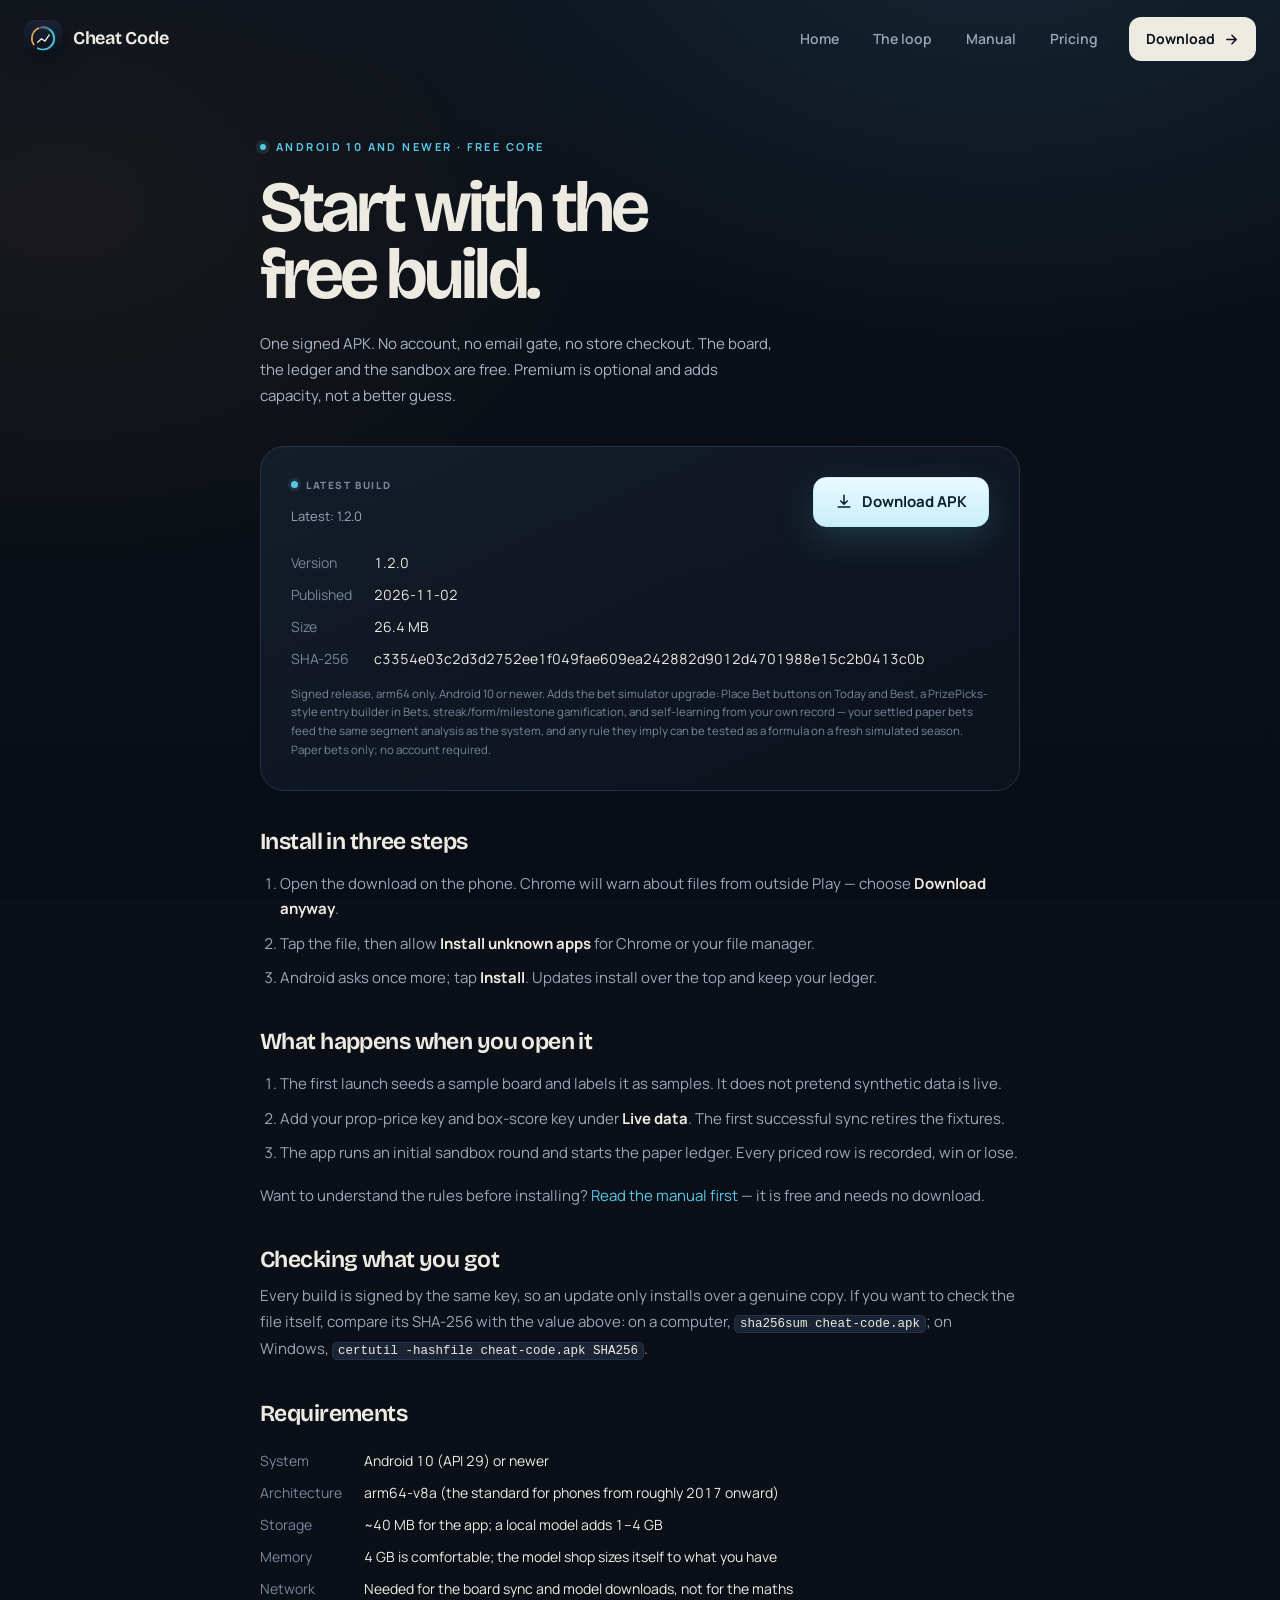
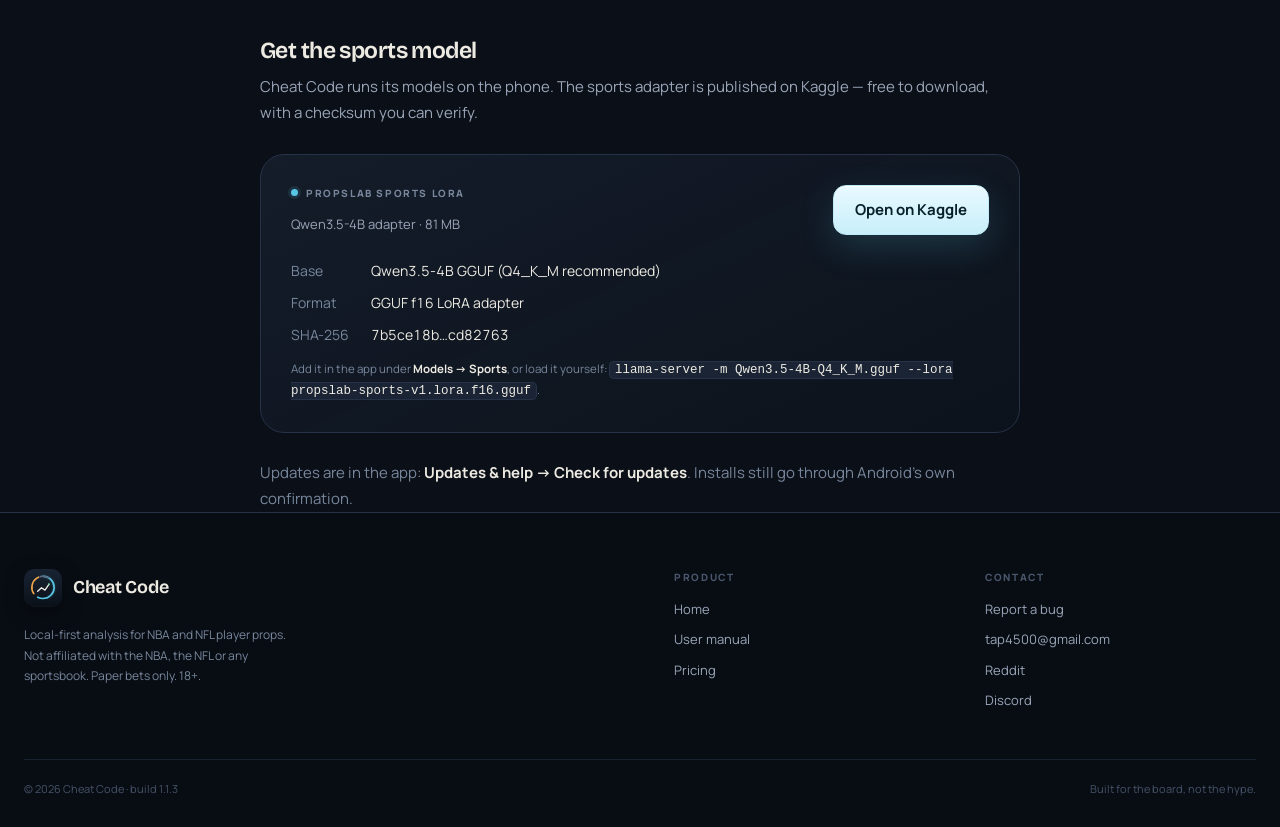
<file: site/download.html>
<!DOCTYPE html>
<html lang="en">
<head>
<meta charset="utf-8">
<meta name="viewport" content="width=device-width, initial-scale=1">
<title>Download Cheat Code — free NBA &amp; NFL props lab for Android</title>
<meta name="description" content="Download the signed Cheat Code APK. Free core, no account, no email gate. Check the fingerprint, install on Android 10+, and start the ledger.">
<meta name="theme-color" content="#0b1018">
<link rel="canonical" href="https://propslab.vercel.app/download.html">
<meta property="og:title" content="Download Cheat Code for Android">
<meta property="og:description" content="One signed APK. Free core, no account, no email gate. The ledger starts on day one.">
<meta property="og:url" content="https://propslab.vercel.app/download.html">
<link rel="icon" href="logo.svg" type="image/svg+xml">
<link rel="preload" href="fonts/bricolage-variable.ttf" as="font" type="font/ttf" crossorigin>
<link rel="preload" href="fonts/manrope-variable.ttf" as="font" type="font/ttf" crossorigin>
<link rel="stylesheet" href="styles.css">
</head>
<body>
<a class="skip" href="#main">Skip to content</a>

<header class="site-head" data-head>
  <div class="wrap head-inner">
    <a class="brand" href="index.html" aria-label="Cheat Code home">
      <img src="logo.svg" alt="" width="38" height="38">
      <span>Cheat Code</span>
    </a>
    <button class="menu-btn" type="button" aria-expanded="false" aria-controls="site-menu" data-menu-btn>
      <span class="menu-lines" aria-hidden="true"><i></i><i></i></span>
      <span class="sr-only">Menu</span>
    </button>
    <nav class="site-menu" id="site-menu" data-menu>
      <a href="index.html">Home</a>
      <a href="index.html#loop">The loop</a>
      <a href="manual.html">Manual</a>
      <a href="index.html#pricing">Pricing</a>
      <a class="nav-download" href="#download">Download
        <svg viewBox="0 0 16 16" aria-hidden="true"><path d="M3 8h9M8.5 3.5 13 8l-4.5 4.5" fill="none" stroke="currentColor" stroke-width="1.6" stroke-linecap="round" stroke-linejoin="round"/></svg>
      </a>
    </nav>
  </div>
</header>

<main id="main" class="subpage">
  <div class="wrap">
    <div class="narrow">
      <div class="eyebrow"><span class="pulse"></span> Android 10 and newer · free core</div>
      <h1>Start with the<br>free build.</h1>
      <p class="lede">One signed APK. No account, no email gate, no store checkout. The board, the ledger and the sandbox are free. Premium is optional and adds capacity, not a better guess.</p>

      <div class="panel" id="download">
        <div class="row row-top">
          <div>
            <div class="feature-kicker tight"><span class="dot aqua"></span>Latest build</div>
            <span class="status" id="version">Checking the latest build…</span>
          </div>
          <a class="btn primary" href="cheat-code.apk" download>
            <svg viewBox="0 0 20 20" aria-hidden="true"><path d="M10 2.5v10m0 0 3.6-3.6M10 12.5 6.4 8.9M3.5 15.5h13" fill="none" stroke="currentColor" stroke-width="1.7" stroke-linecap="round" stroke-linejoin="round"/></svg>
            Download APK
          </a>
        </div>
        <dl class="facts" id="facts" hidden>
          <dt>Version</dt><dd id="f-version"></dd>
          <dt>Published</dt><dd id="f-date"></dd>
          <dt>Size</dt><dd id="f-size"></dd>
          <dt>SHA-256</dt><dd id="f-sha" class="break"></dd>
        </dl>
        <p class="micro micro-gap" id="notes"></p>
      </div>

      <h3>Install in three steps</h3>
      <ol class="steps-list">
        <li>Open the download on the phone. Chrome will warn about files from outside Play — choose <strong>Download anyway</strong>.</li>
        <li>Tap the file, then allow <strong>Install unknown apps</strong> for Chrome or your file manager.</li>
        <li>Android asks once more; tap <strong>Install</strong>. Updates install over the top and keep your ledger.</li>
      </ol>

      <h3>What happens when you open it</h3>
      <ol class="steps-list">
        <li>The first launch seeds a sample board and labels it as samples. It does not pretend synthetic data is live.</li>
        <li>Add your prop-price key and box-score key under <strong>Live data</strong>. The first successful sync retires the fixtures.</li>
        <li>The app runs an initial sandbox round and starts the paper ledger. Every priced row is recorded, win or lose.</li>
      </ol>
      <p>Want to understand the rules before installing? <a href="manual.html">Read the manual first</a> — it is free and needs no download.</p>

      <h3>Checking what you got</h3>
      <p>Every build is signed by the same key, so an update only installs over a genuine copy. If you want to check the file itself, compare its SHA-256 with the value above: on a computer, <code>sha256sum cheat-code.apk</code>; on Windows, <code>certutil -hashfile cheat-code.apk SHA256</code>.</p>

      <h3>Requirements</h3>
      <dl class="facts">
        <dt>System</dt><dd>Android 10 (API 29) or newer</dd>
        <dt>Architecture</dt><dd>arm64-v8a (the standard for phones from roughly 2017 onward)</dd>
        <dt>Storage</dt><dd>~40 MB for the app; a local model adds 1–4 GB</dd>
        <dt>Memory</dt><dd>4 GB is comfortable; the model shop sizes itself to what you have</dd>
        <dt>Network</dt><dd>Needed for the board sync and model downloads, not for the maths</dd>
      </dl>

      <h3>Get the sports model</h3>
      <p>Cheat Code runs its models on the phone. The sports adapter is published on Kaggle — free to download, with a checksum you can verify.</p>
      <div class="panel" id="model">
        <div class="row row-top">
          <div>
            <div class="feature-kicker tight"><span class="dot aqua"></span>PropsLab Sports LoRA</div>
            <span class="status">Qwen3.5-4B adapter · 81 MB</span>
          </div>
          <a class="btn primary" href="https://www.kaggle.com/datasets/tap919/propslab-sports-lora" rel="noopener">Open on Kaggle</a>
        </div>
        <dl class="facts">
          <dt>Base</dt><dd>Qwen3.5-4B GGUF (Q4_K_M recommended)</dd>
          <dt>Format</dt><dd>GGUF f16 LoRA adapter</dd>
          <dt>SHA-256</dt><dd class="break">7b5ce18b…cd82763</dd>
        </dl>
        <p class="micro micro-gap">Add it in the app under <strong>Models → Sports</strong>, or load it yourself: <code>llama-server -m Qwen3.5-4B-Q4_K_M.gguf --lora propslab-sports-v1.lora.f16.gguf</code>.</p>
      </div>

      <p class="micro micro-gap-lg">Updates are in the app: <strong>Updates &amp; help → Check for updates</strong>. Installs still go through Android's own confirmation.</p>
    </div>
  </div>
</main>

<footer class="site-foot">
  <div class="wrap foot-grid">
    <div class="foot-brand">
      <a class="brand" href="index.html"><img src="logo.svg" alt="" width="32" height="32"><span>Cheat Code</span></a>
      <p class="fineprint">Local-first analysis for NBA and NFL player props. Not affiliated with the NBA, the NFL or any sportsbook. Paper bets only. 18+.</p>
    </div>
    <div class="foot-links">
      <span>Product</span>
      <a href="index.html">Home</a>
      <a href="manual.html">User manual</a>
      <a href="index.html#pricing">Pricing</a>
    </div>
    <div class="foot-links">
      <span>Contact</span>
      <a href="mailto:tap4500@gmail.com?subject=Cheat%20Code%20bug">Report a bug</a>
      <a href="mailto:tap4500@gmail.com">tap4500@gmail.com</a>
      <a href="https://www.reddit.com/r/CheatCode/?utm_source=cheat-code-site&amp;utm_medium=referral&amp;utm_campaign=download">Reddit</a>
      <a href="https://discord.gg/propslab?utm_source=cheat-code-site&amp;utm_medium=referral&amp;utm_campaign=download">Discord</a>
    </div>
  </div>
  <div class="wrap foot-bottom">
    <span>© 2026 Cheat Code · build 1.1.3</span>
    <span>Built for the board, not the hype.</span>
  </div>
</footer>

<script src="site.js" defer></script>
<script>
  (function () {
    var text = function (id, value) { var el = document.getElementById(id); if (el && value) el.textContent = value; };
    fetch('latest.json', { cache: 'no-cache' })
      .then(function (response) { return response.ok ? response.json() : Promise.reject(new Error('no feed')); })
      .then(function (feed) {
        document.getElementById('version').textContent = 'Latest: ' + (feed.version || 'unknown');
        document.getElementById('facts').hidden = false;
        text('f-version', feed.version);
        text('f-date', feed.published);
        text('f-size', feed.size ? (feed.size / 1048576).toFixed(1) + ' MB' : '');
        text('f-sha', feed.sha256);
        text('notes', feed.notes);
      })
      .catch(function () {
        document.getElementById('version').textContent = 'Download the latest build below.';
      });
  }());
</script>
</body>
</html>
</file>
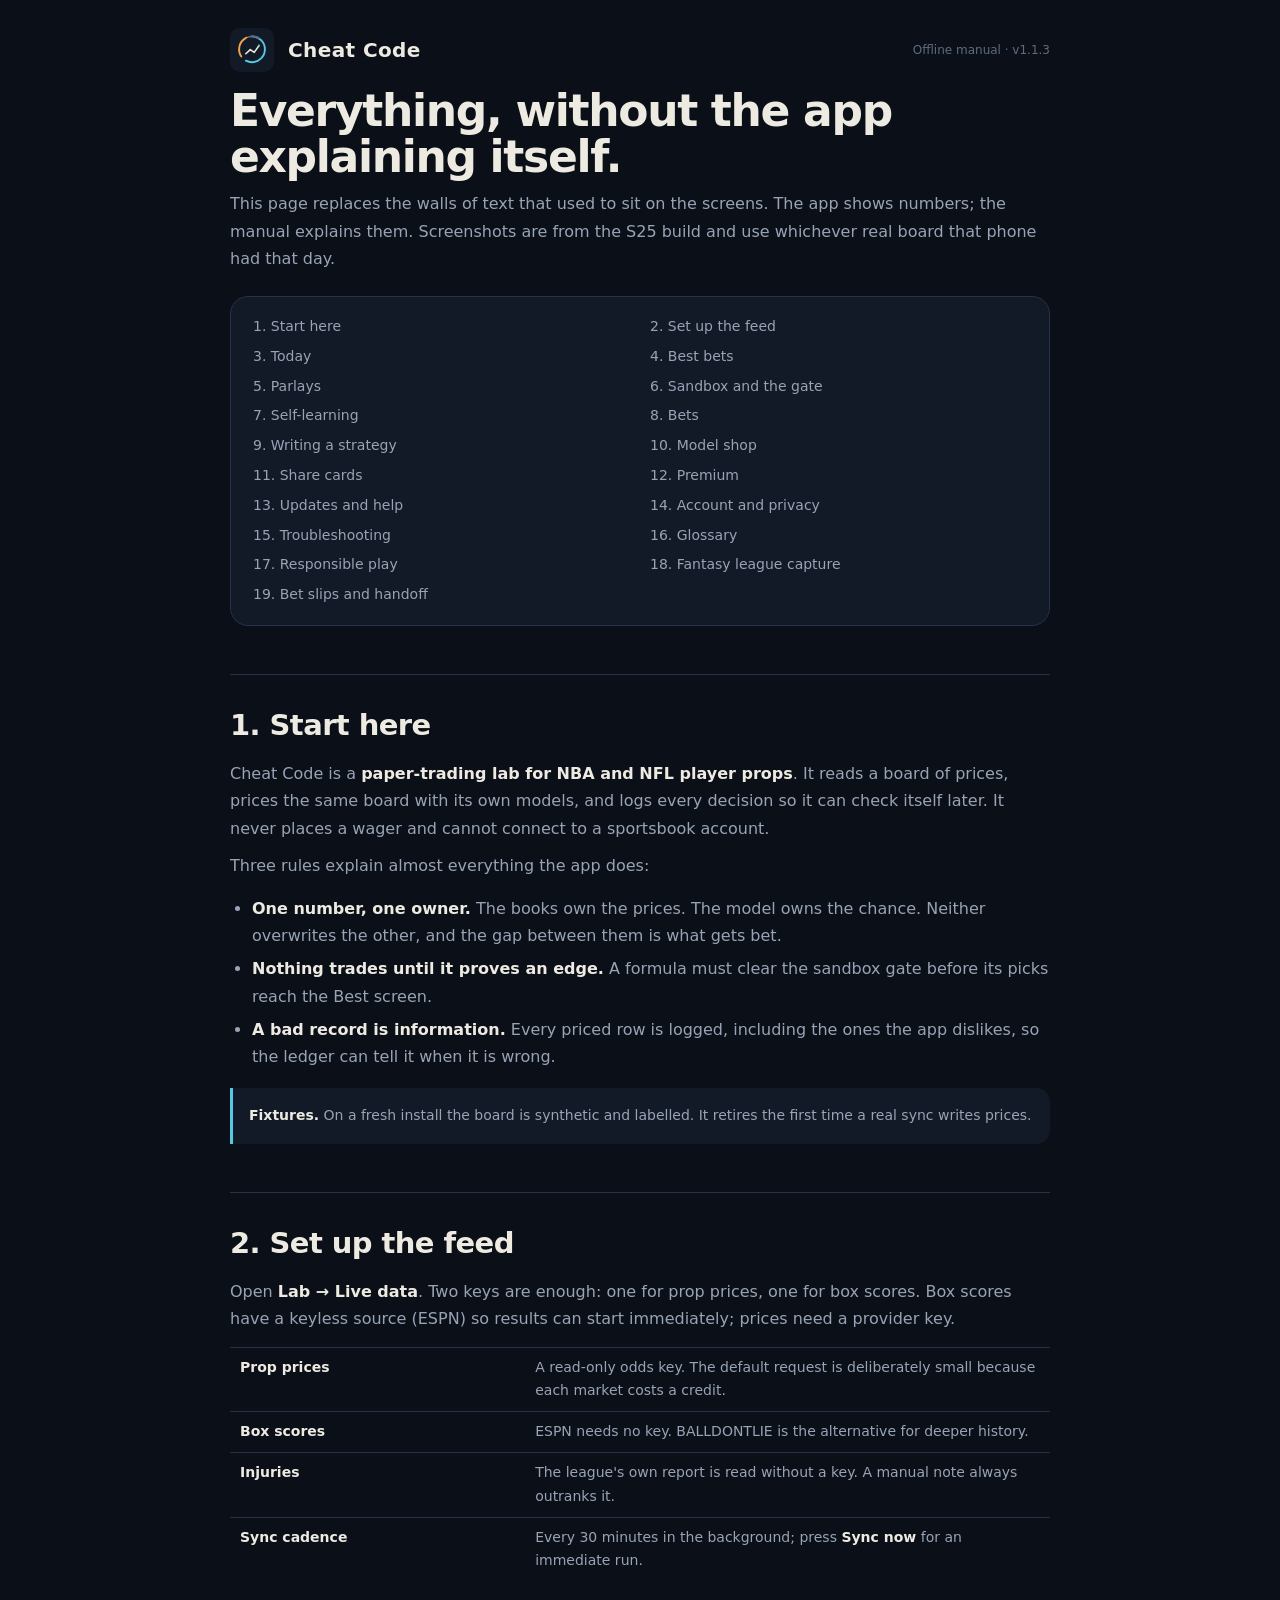
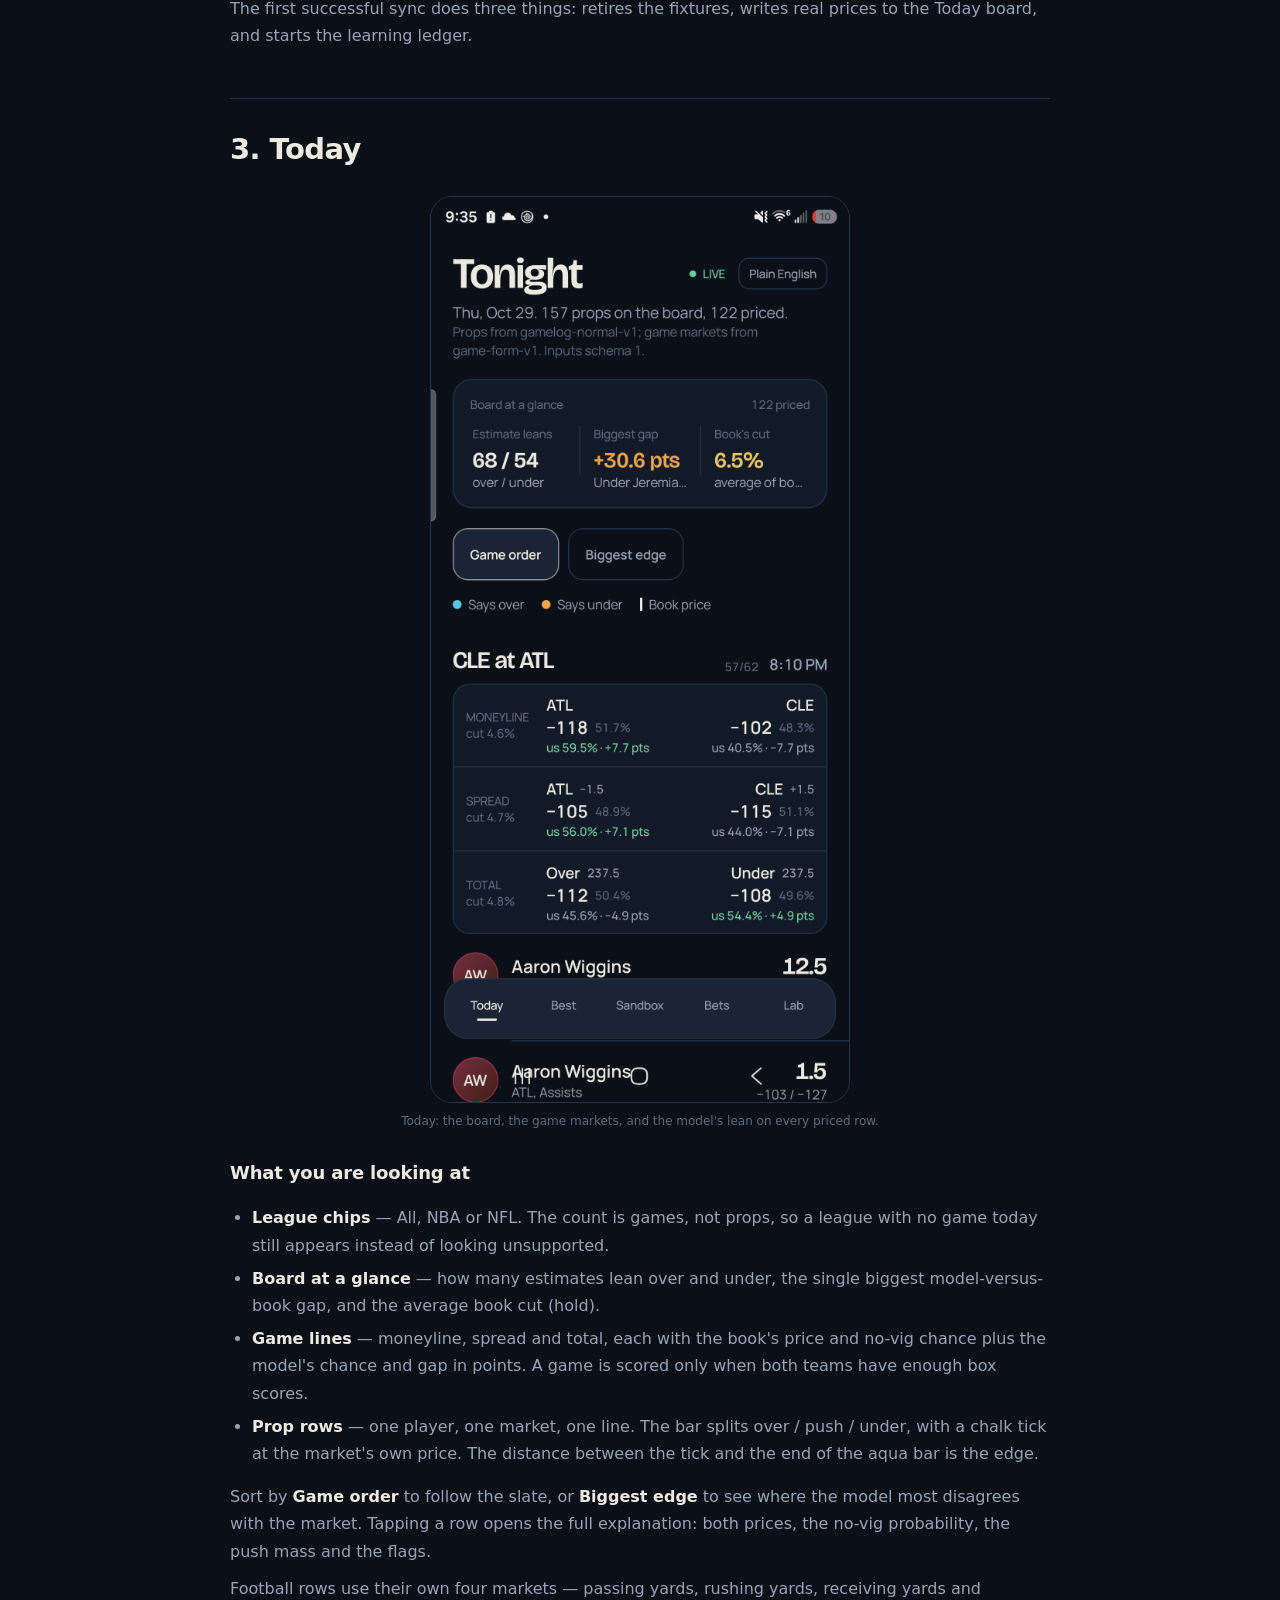
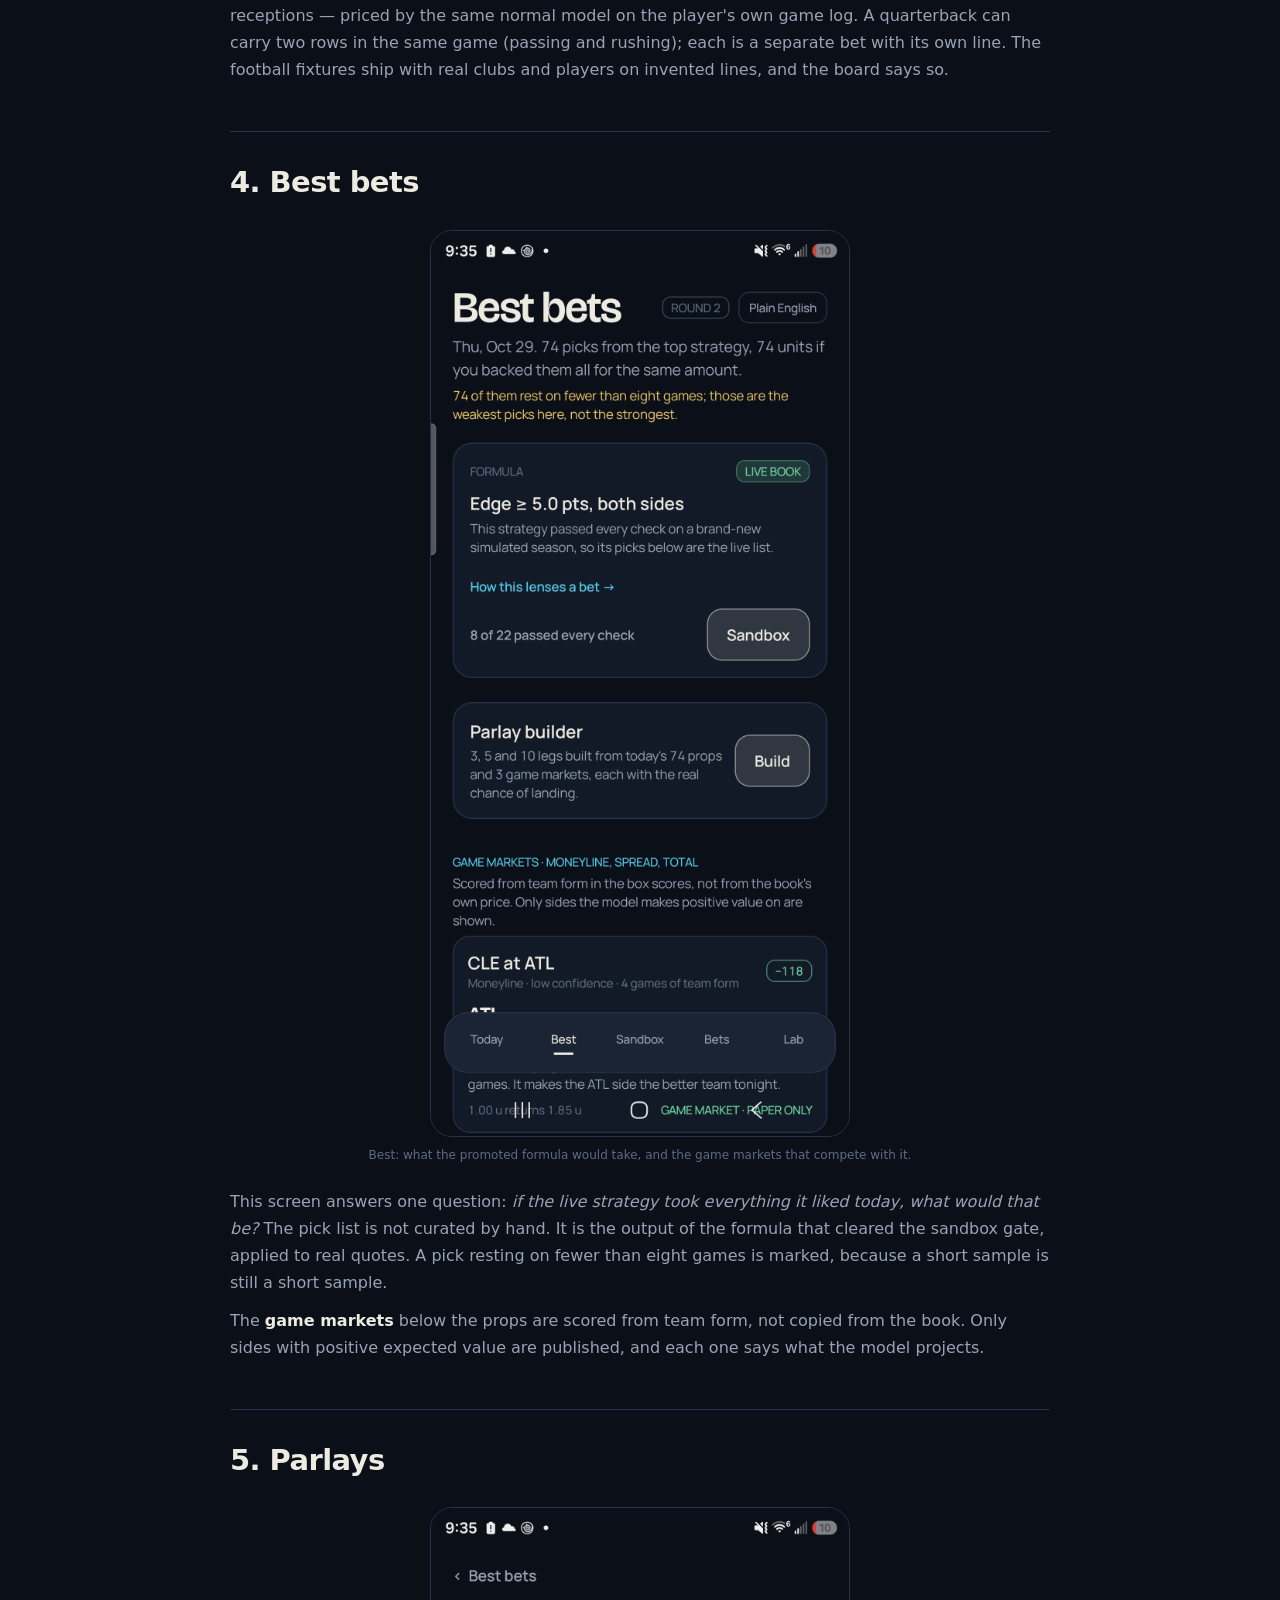
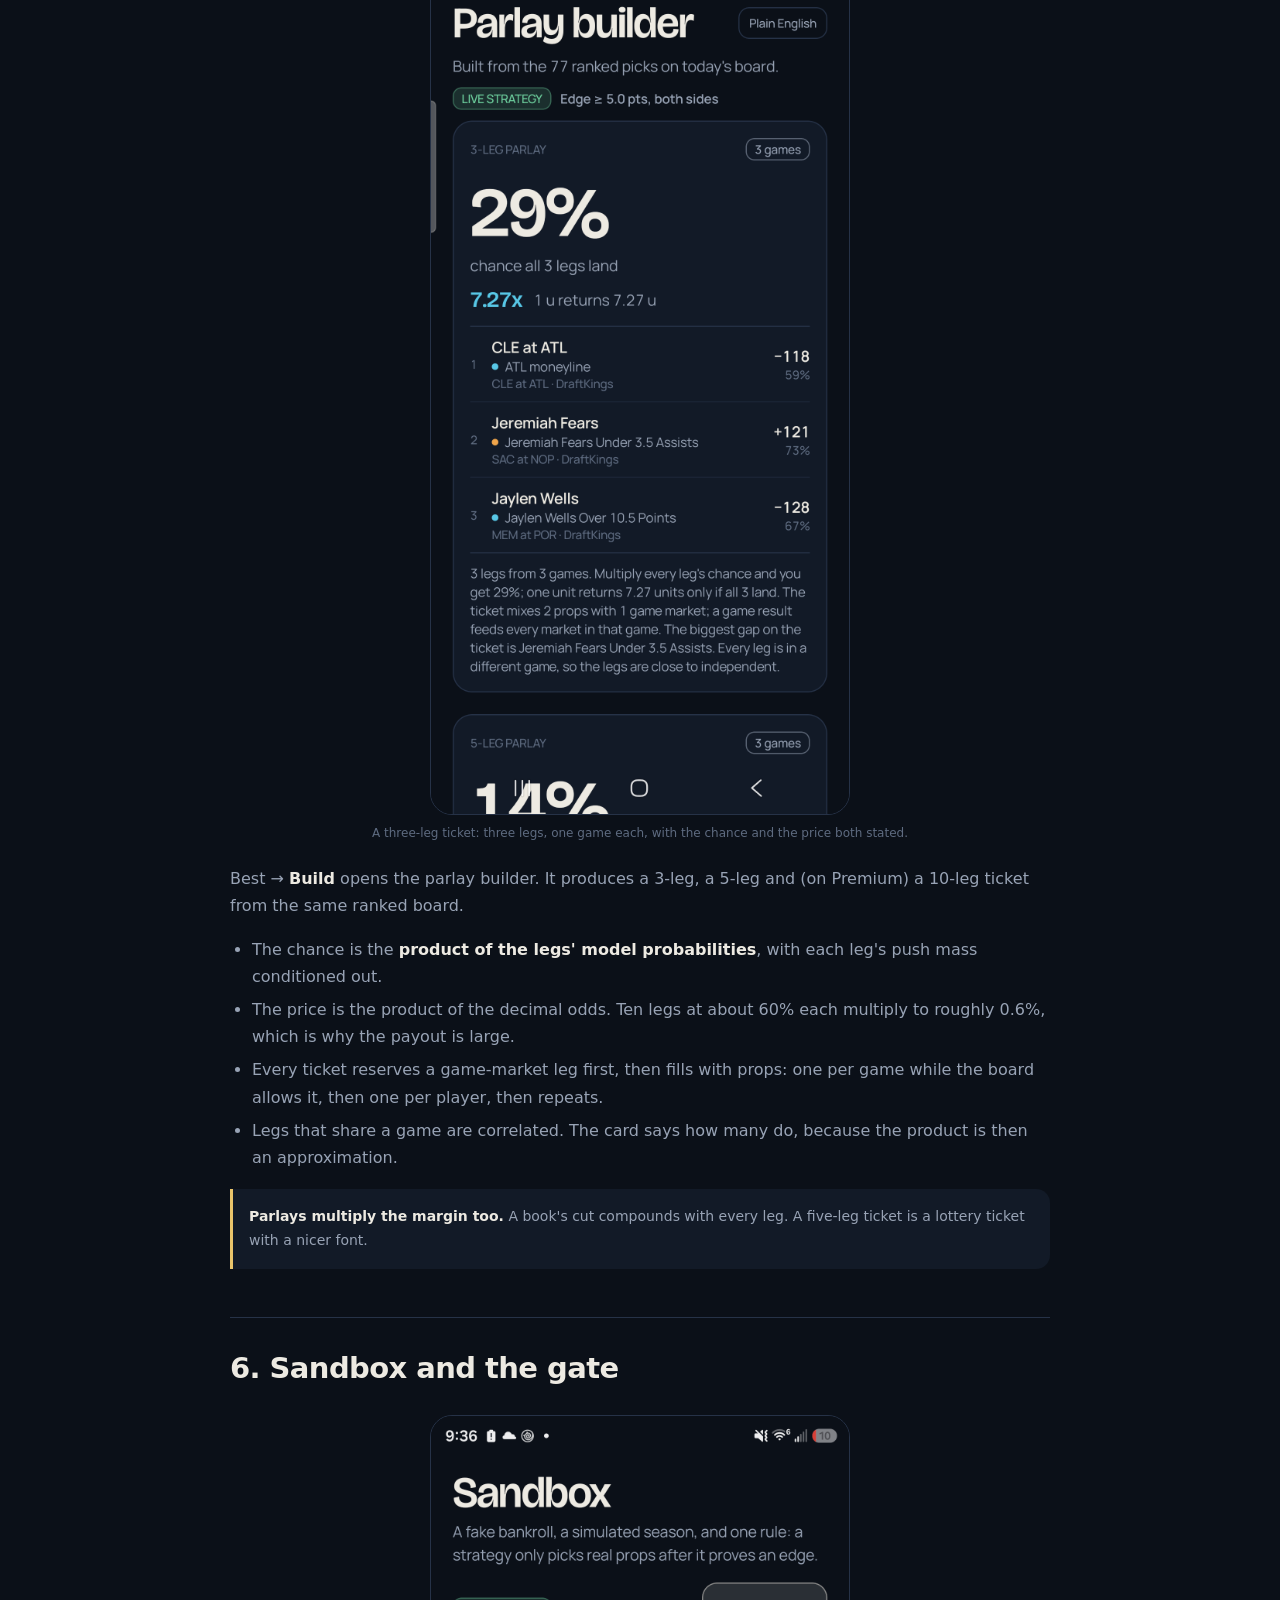
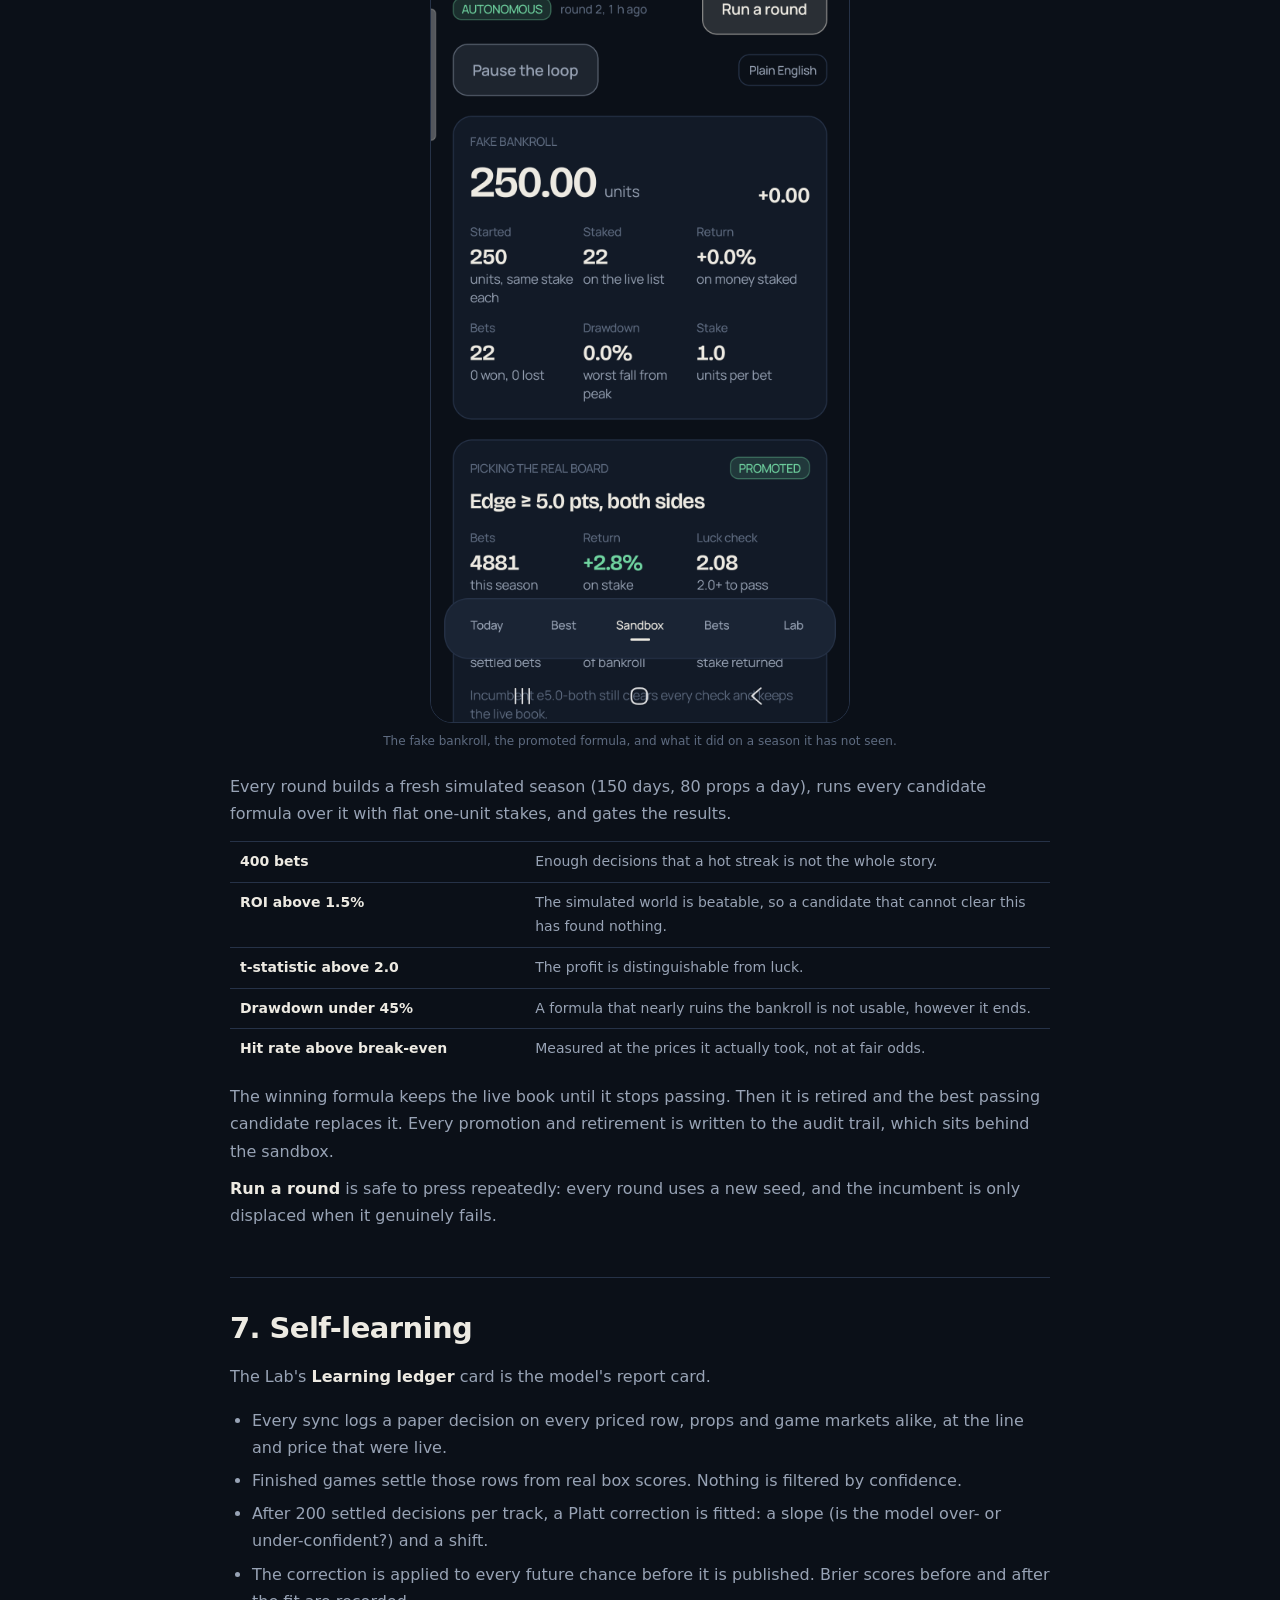
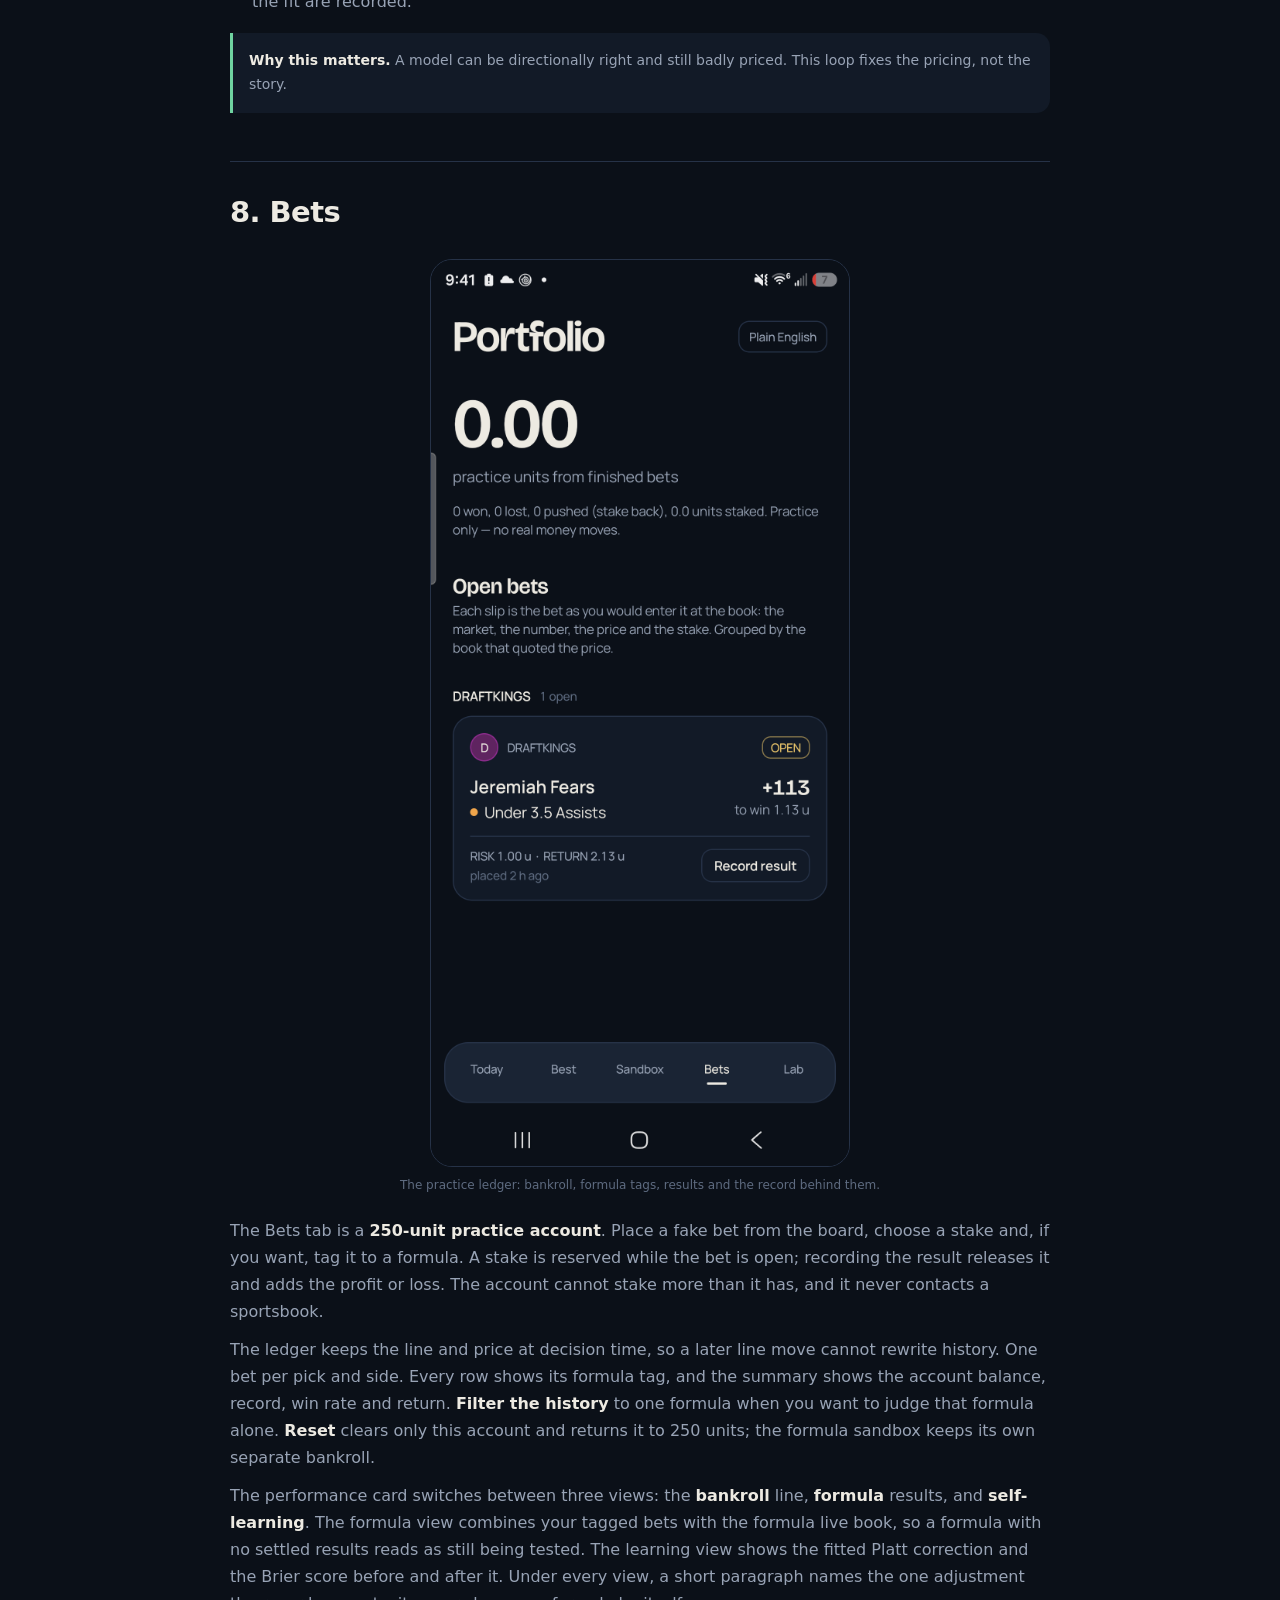
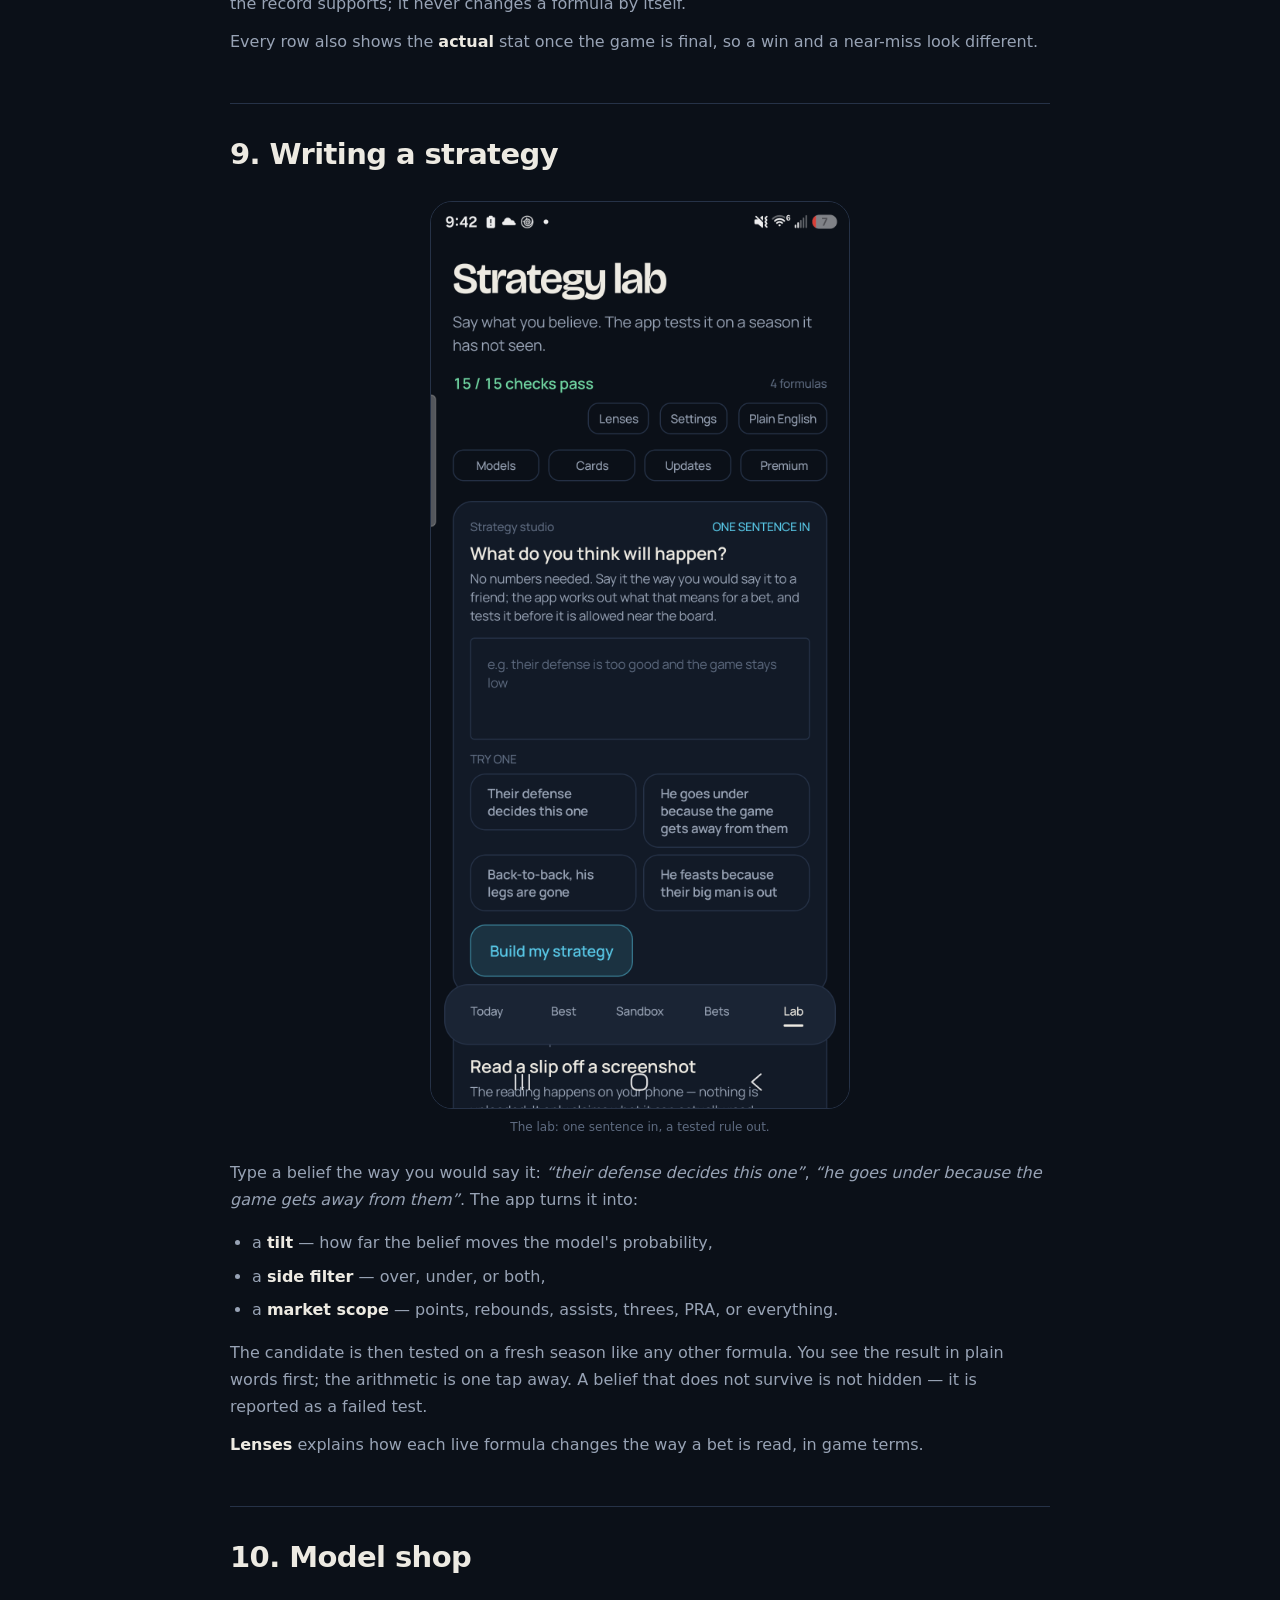
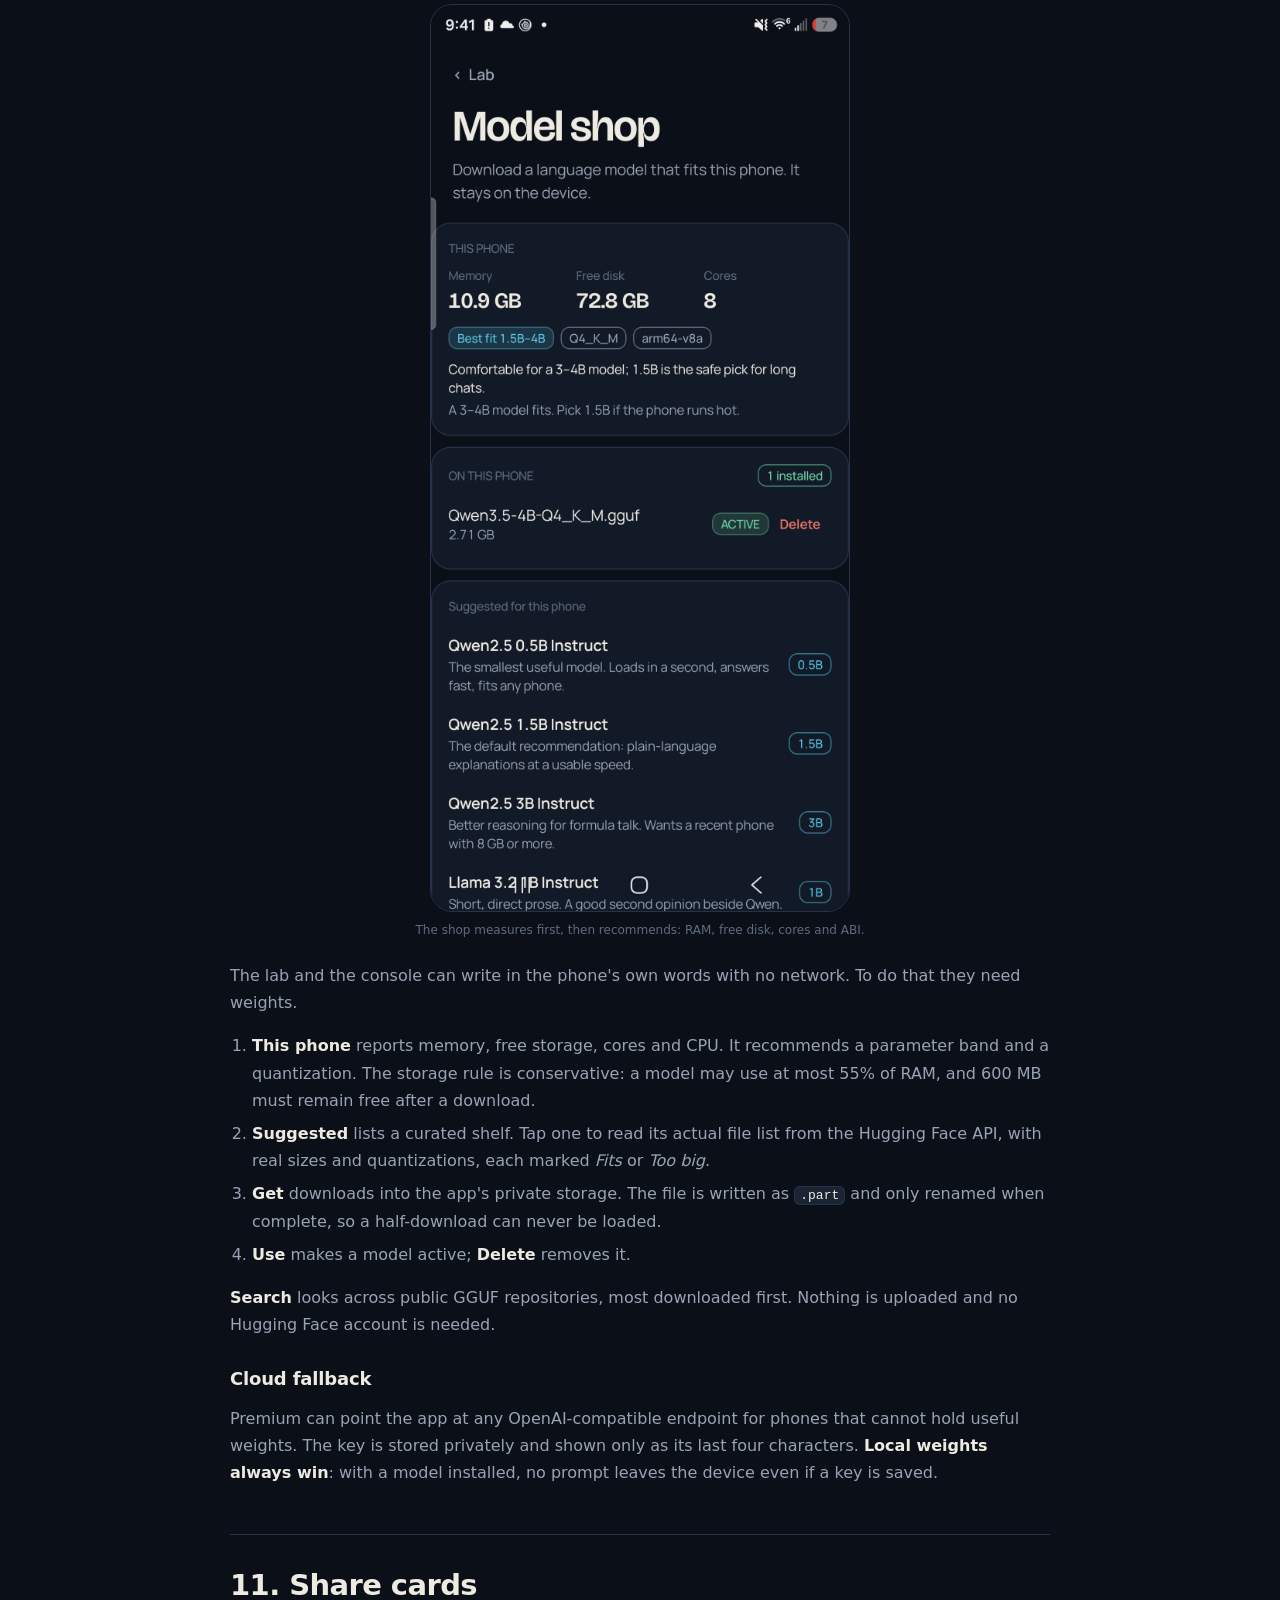
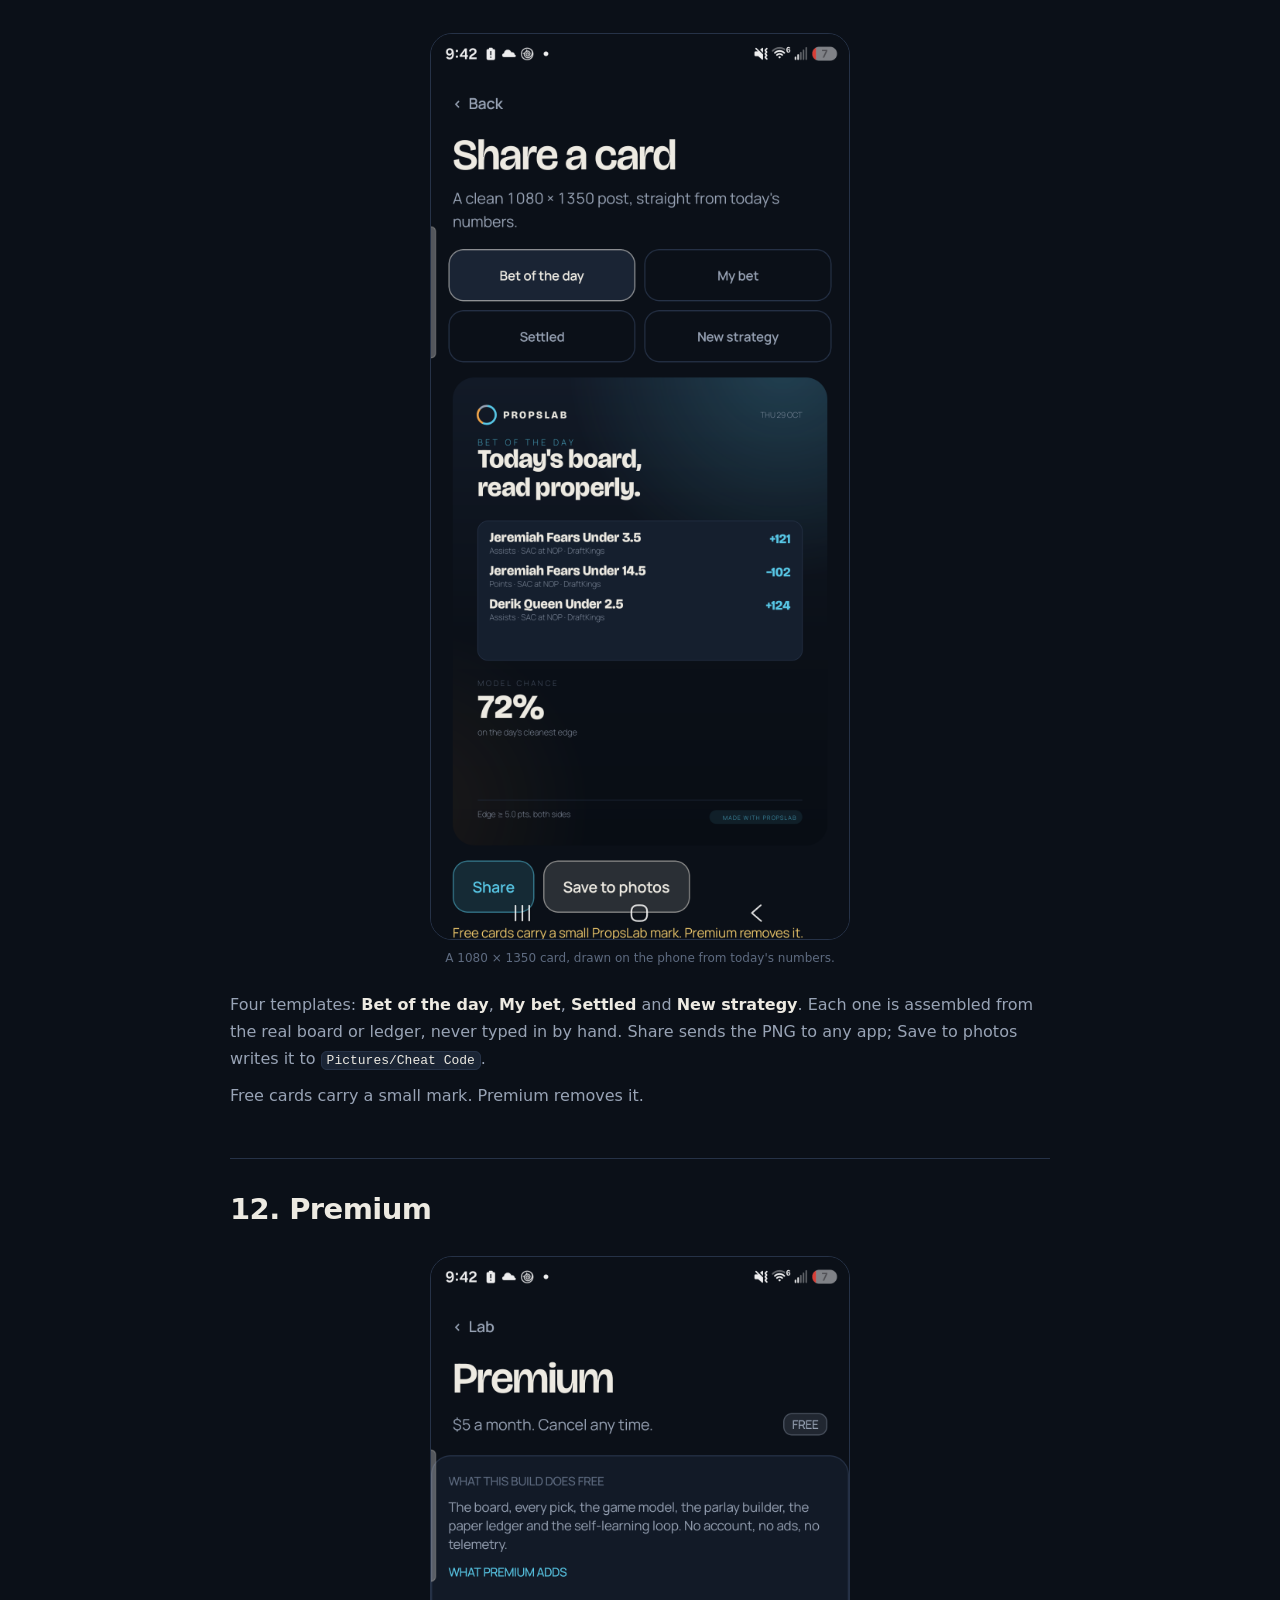
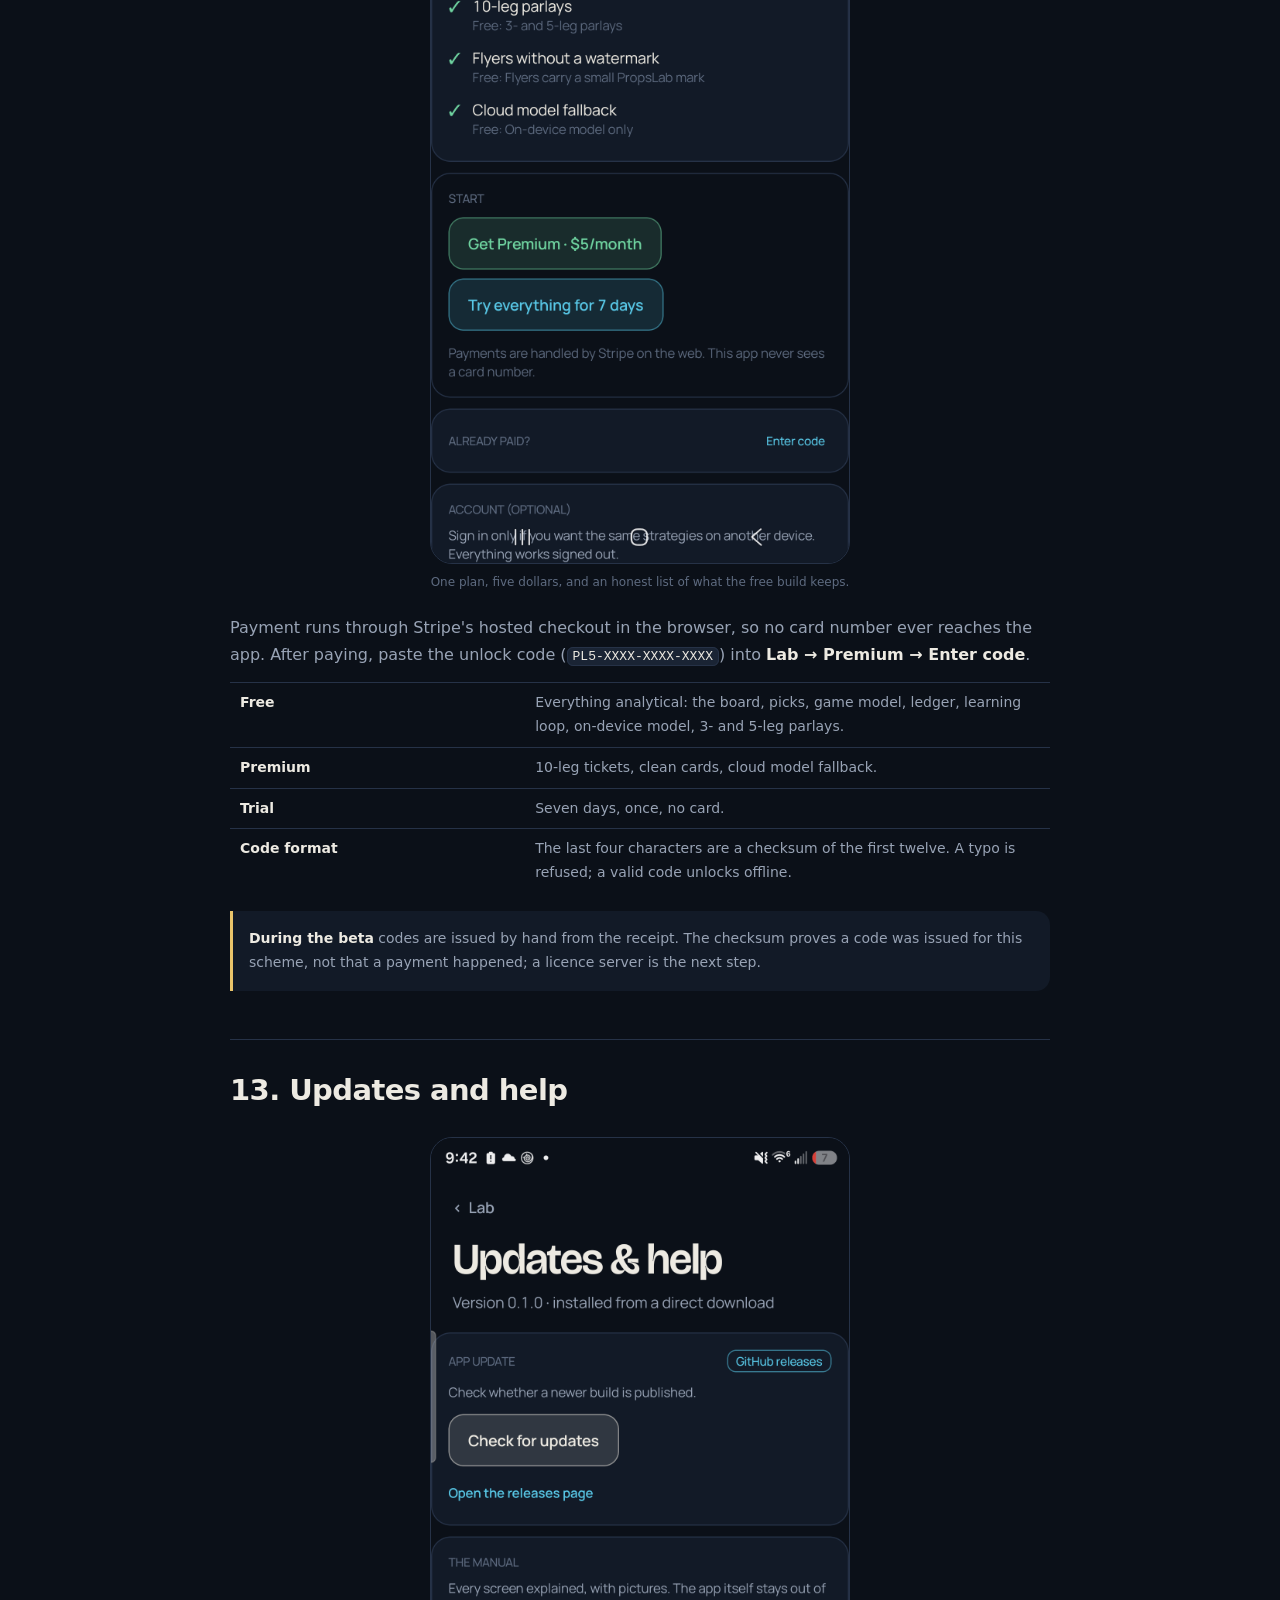
<file: site/manual.html>
<!DOCTYPE html>
<html lang="en">
<head>
<meta charset="utf-8">
<meta name="viewport" content="width=device-width, initial-scale=1">
<title>Cheat Code · User manual</title>
<style>
  :root {
    --ink:#0b1018; --court:#121a27; --raised:#1a2434; --hairline:#263247;
    --chalk:#edeae2; --dust:#98a3b5; --faint:#5e6b80;
    --over:#58c7e6; --under:#f0a54b; --gain:#6fd3a0; --loss:#ef7a67; --caution:#e9c46a;
  }
  * { box-sizing: border-box; }
  body {
    margin:0; padding:0 20px 80px; background:var(--ink); color:var(--chalk);
    font-family:"Manrope","Segoe UI",system-ui,-apple-system,sans-serif;
    font-size:16px; line-height:1.7; -webkit-font-smoothing:antialiased;
  }
  .shell { max-width:820px; margin:0 auto; }
  header { display:flex; align-items:center; gap:14px; padding:28px 0 10px; }
  header svg { width:44px; height:44px; }
  header .name { font-family:"Trebuchet MS",system-ui,sans-serif; font-weight:700; letter-spacing:.02em; font-size:20px; }
  header .tag { margin-left:auto; font-size:12px; color:var(--faint); }
  .eyebrow { font-size:11px; letter-spacing:.26em; text-transform:uppercase; color:var(--over); margin:30px 0 8px; }
  h1 { font-family:"Trebuchet MS",system-ui,sans-serif; font-size:44px; line-height:1.05; letter-spacing:-.03em; margin:6px 0 10px; }
  h2 { font-family:"Trebuchet MS",system-ui,sans-serif; font-size:29px; letter-spacing:-.02em; margin:48px 0 8px; padding-top:26px; border-top:1px solid var(--hairline); }
  h3 { font-size:18px; margin:26px 0 4px; letter-spacing:-.01em; }
  p { color:var(--dust); margin:10px 0; }
  strong { color:var(--chalk); font-weight:600; }
  a { color:var(--over); text-decoration:none; }
  ul, ol { color:var(--dust); padding-left:22px; }
  li { margin:6px 0; }
  figure { margin:22px 0; }
  figure img { width:100%; max-width:420px; display:block; margin:0 auto; border-radius:22px; border:1px solid var(--hairline); }
  figcaption { font-size:12px; color:var(--faint); text-align:center; margin-top:8px; }
  .toc { display:grid; grid-template-columns:1fr 1fr; gap:6px 20px; border:1px solid var(--hairline); border-radius:18px; padding:18px 22px; background:var(--court); margin:24px 0 8px; }
  .toc a { color:var(--dust); font-size:14px; }
  .toc a:hover { color:var(--chalk); }
  .callout { border-left:3px solid var(--over); background:var(--court); border-radius:0 14px 14px 0; padding:12px 16px; margin:18px 0; }
  .callout.warn { border-left-color:var(--caution); }
  .callout.good { border-left-color:var(--gain); }
  .callout p { margin:4px 0; font-size:14px; }
  .kv { width:100%; border-collapse:collapse; margin:14px 0; }
  .kv td { padding:8px 10px; border-top:1px solid var(--hairline); vertical-align:top; font-size:14px; color:var(--dust); }
  .kv td:first-child { color:var(--chalk); width:36%; font-weight:600; }
  code { background:var(--raised); border:1px solid var(--hairline); border-radius:6px; padding:1px 5px; font-size:13px; color:var(--chalk); }
  footer { border-top:1px solid var(--hairline); margin-top:46px; padding-top:20px; font-size:13px; color:var(--faint); }
  @media (max-width:560px){ h1{font-size:34px} .toc{grid-template-columns:1fr} }
</style>
</head>
<body>
<div class="shell">

<header>
  <svg viewBox="0 0 512 512" aria-label="Cheat Code">
    <rect width="512" height="512" rx="116" fill="#121a27"/>
    <circle cx="256" cy="248" r="150" fill="none" stroke="#58c7e6" stroke-width="22" stroke-linecap="round" stroke-dasharray="542 942" transform="rotate(-90 256 248)"/>
    <circle cx="256" cy="248" r="150" fill="none" stroke="#f0a54b" stroke-width="22" stroke-linecap="round" stroke-dasharray="262 942" transform="rotate(146 256 248)"/>
    <circle cx="256" cy="248" r="150" fill="none" stroke="#5e6b80" stroke-width="22" stroke-linecap="round" stroke-dasharray="118 942" transform="rotate(256 256 248)"/>
    <polyline points="184,300 236,252 282,284 336,206" fill="none" stroke="#edeae2" stroke-width="18" stroke-linecap="round" stroke-linejoin="round"/>
    <circle cx="336" cy="206" r="13" fill="#6fd3a0"/>
  </svg>
  <span class="name">Cheat Code</span>
  <span class="tag">Offline manual · v1.1.3</span>
</header>

<h1>Everything, without the app explaining itself.</h1>
<p>This page replaces the walls of text that used to sit on the screens. The app shows numbers; the manual explains them. Screenshots are from the S25 build and use whichever real board that phone had that day.</p>

<div class="toc">
  <a href="#start">1. Start here</a>
  <a href="#setup">2. Set up the feed</a>
  <a href="#today">3. Today</a>
  <a href="#best">4. Best bets</a>
  <a href="#parlays">5. Parlays</a>
  <a href="#sandbox">6. Sandbox and the gate</a>
  <a href="#learning">7. Self-learning</a>
  <a href="#bets">8. Bets</a>
  <a href="#lab">9. Writing a strategy</a>
  <a href="#models">10. Model shop</a>
  <a href="#cards">11. Share cards</a>
  <a href="#premium">12. Premium</a>
  <a href="#updates">13. Updates and help</a>
  <a href="#privacy">14. Account and privacy</a>
  <a href="#trouble">15. Troubleshooting</a>
  <a href="#glossary">16. Glossary</a>
  <a href="#responsible">17. Responsible play</a>
  <a href="#fantasy">18. Fantasy league capture</a>
  <a href="#slip">19. Bet slips and handoff</a>
</div>

<h2 id="start">1. Start here</h2>
<p>Cheat Code is a <strong>paper-trading lab for NBA and NFL player props</strong>. It reads a board of prices, prices the same board with its own models, and logs every decision so it can check itself later. It never places a wager and cannot connect to a sportsbook account.</p>
<p>Three rules explain almost everything the app does:</p>
<ul>
  <li><strong>One number, one owner.</strong> The books own the prices. The model owns the chance. Neither overwrites the other, and the gap between them is what gets bet.</li>
  <li><strong>Nothing trades until it proves an edge.</strong> A formula must clear the sandbox gate before its picks reach the Best screen.</li>
  <li><strong>A bad record is information.</strong> Every priced row is logged, including the ones the app dislikes, so the ledger can tell it when it is wrong.</li>
</ul>
<div class="callout">
  <p><strong>Fixtures.</strong> On a fresh install the board is synthetic and labelled. It retires the first time a real sync writes prices.</p>
</div>

<h2 id="setup">2. Set up the feed</h2>
<p>Open <strong>Lab → Live data</strong>. Two keys are enough: one for prop prices, one for box scores. Box scores have a keyless source (ESPN) so results can start immediately; prices need a provider key.</p>
<table class="kv">
  <tr><td>Prop prices</td><td>A read-only odds key. The default request is deliberately small because each market costs a credit.</td></tr>
  <tr><td>Box scores</td><td>ESPN needs no key. BALLDONTLIE is the alternative for deeper history.</td></tr>
  <tr><td>Injuries</td><td>The league's own report is read without a key. A manual note always outranks it.</td></tr>
  <tr><td>Sync cadence</td><td>Every 30 minutes in the background; press <strong>Sync now</strong> for an immediate run.</td></tr>
</table>
<p>The first successful sync does three things: retires the fixtures, writes real prices to the Today board, and starts the learning ledger.</p>

<h2 id="today">3. Today</h2>
<figure><img src="img/01-today.png" alt="Today screen"><figcaption>Today: the board, the game markets, and the model's lean on every priced row.</figcaption></figure>
<h3>What you are looking at</h3>
<ul>
  <li><strong>League chips</strong> — All, NBA or NFL. The count is games, not props, so a league with no game today still appears instead of looking unsupported.</li>
  <li><strong>Board at a glance</strong> — how many estimates lean over and under, the single biggest model-versus-book gap, and the average book cut (hold).</li>
  <li><strong>Game lines</strong> — moneyline, spread and total, each with the book's price and no-vig chance plus the model's chance and gap in points. A game is scored only when both teams have enough box scores.</li>
  <li><strong>Prop rows</strong> — one player, one market, one line. The bar splits over / push / under, with a chalk tick at the market's own price. The distance between the tick and the end of the aqua bar is the edge.</li>
</ul>
<p>Sort by <strong>Game order</strong> to follow the slate, or <strong>Biggest edge</strong> to see where the model most disagrees with the market. Tapping a row opens the full explanation: both prices, the no-vig probability, the push mass and the flags.</p>
<p>Football rows use their own four markets — passing yards, rushing yards, receiving yards and receptions — priced by the same normal model on the player's own game log. A quarterback can carry two rows in the same game (passing and rushing); each is a separate bet with its own line. The football fixtures ship with real clubs and players on invented lines, and the board says so.</p>

<h2 id="best">4. Best bets</h2>
<figure><img src="img/02-best.png" alt="Best bets screen"><figcaption>Best: what the promoted formula would take, and the game markets that compete with it.</figcaption></figure>
<p>This screen answers one question: <em>if the live strategy took everything it liked today, what would that be?</em> The pick list is not curated by hand. It is the output of the formula that cleared the sandbox gate, applied to real quotes. A pick resting on fewer than eight games is marked, because a short sample is still a short sample.</p>
<p>The <strong>game markets</strong> below the props are scored from team form, not copied from the book. Only sides with positive expected value are published, and each one says what the model projects.</p>

<h2 id="parlays">5. Parlays</h2>
<figure><img src="img/03-parlay.png" alt="Parlay builder"><figcaption>A three-leg ticket: three legs, one game each, with the chance and the price both stated.</figcaption></figure>
<p>Best → <strong>Build</strong> opens the parlay builder. It produces a 3-leg, a 5-leg and (on Premium) a 10-leg ticket from the same ranked board.</p>
<ul>
  <li>The chance is the <strong>product of the legs' model probabilities</strong>, with each leg's push mass conditioned out.</li>
  <li>The price is the product of the decimal odds. Ten legs at about 60% each multiply to roughly 0.6%, which is why the payout is large.</li>
  <li>Every ticket reserves a game-market leg first, then fills with props: one per game while the board allows it, then one per player, then repeats.</li>
  <li>Legs that share a game are correlated. The card says how many do, because the product is then an approximation.</li>
</ul>
<div class="callout warn">
  <p><strong>Parlays multiply the margin too.</strong> A book's cut compounds with every leg. A five-leg ticket is a lottery ticket with a nicer font.</p>
</div>

<h2 id="sandbox">6. Sandbox and the gate</h2>
<figure><img src="img/04-sandbox.png" alt="Sandbox screen"><figcaption>The fake bankroll, the promoted formula, and what it did on a season it has not seen.</figcaption></figure>
<p>Every round builds a fresh simulated season (150 days, 80 props a day), runs every candidate formula over it with flat one-unit stakes, and gates the results.</p>
<table class="kv">
  <tr><td>400 bets</td><td>Enough decisions that a hot streak is not the whole story.</td></tr>
  <tr><td>ROI above 1.5%</td><td>The simulated world is beatable, so a candidate that cannot clear this has found nothing.</td></tr>
  <tr><td>t-statistic above 2.0</td><td>The profit is distinguishable from luck.</td></tr>
  <tr><td>Drawdown under 45%</td><td>A formula that nearly ruins the bankroll is not usable, however it ends.</td></tr>
  <tr><td>Hit rate above break-even</td><td>Measured at the prices it actually took, not at fair odds.</td></tr>
</table>
<p>The winning formula keeps the live book until it stops passing. Then it is retired and the best passing candidate replaces it. Every promotion and retirement is written to the audit trail, which sits behind the sandbox.</p>
<p><strong>Run a round</strong> is safe to press repeatedly: every round uses a new seed, and the incumbent is only displaced when it genuinely fails.</p>

<h2 id="learning">7. Self-learning</h2>
<p>The Lab's <strong>Learning ledger</strong> card is the model's report card.</p>
<ul>
  <li>Every sync logs a paper decision on every priced row, props and game markets alike, at the line and price that were live.</li>
  <li>Finished games settle those rows from real box scores. Nothing is filtered by confidence.</li>
  <li>After 200 settled decisions per track, a Platt correction is fitted: a slope (is the model over- or under-confident?) and a shift.</li>
  <li>The correction is applied to every future chance before it is published. Brier scores before and after the fit are recorded.</li>
</ul>
<div class="callout good">
  <p><strong>Why this matters.</strong> A model can be directionally right and still badly priced. This loop fixes the pricing, not the story.</p>
</div>

<h2 id="bets">8. Bets</h2>
<figure><img src="img/05-bets.png" alt="Paper ledger"><figcaption>The practice ledger: bankroll, formula tags, results and the record behind them.</figcaption></figure>
<p>The Bets tab is a <strong>250-unit practice account</strong>. Place a fake bet from the board, choose a stake and, if you want, tag it to a formula. A stake is reserved while the bet is open; recording the result releases it and adds the profit or loss. The account cannot stake more than it has, and it never contacts a sportsbook.</p>
<p>The ledger keeps the line and price at decision time, so a later line move cannot rewrite history. One bet per pick and side. Every row shows its formula tag, and the summary shows the account balance, record, win rate and return. <strong>Filter the history</strong> to one formula when you want to judge that formula alone. <strong>Reset</strong> clears only this account and returns it to 250 units; the formula sandbox keeps its own separate bankroll.</p>
<p>The performance card switches between three views: the <strong>bankroll</strong> line, <strong>formula</strong> results, and <strong>self-learning</strong>. The formula view combines your tagged bets with the formula live book, so a formula with no settled results reads as still being tested. The learning view shows the fitted Platt correction and the Brier score before and after it. Under every view, a short paragraph names the one adjustment the record supports; it never changes a formula by itself.</p>
<p>Every row also shows the <strong>actual</strong> stat once the game is final, so a win and a near-miss look different.</p>

<h2 id="lab">9. Writing a strategy</h2>
<figure><img src="img/06-lab.png" alt="Strategy lab"><figcaption>The lab: one sentence in, a tested rule out.</figcaption></figure>
<p>Type a belief the way you would say it: <em>“their defense decides this one”</em>, <em>“he goes under because the game gets away from them”</em>. The app turns it into:</p>
<ul>
  <li>a <strong>tilt</strong> — how far the belief moves the model's probability,</li>
  <li>a <strong>side filter</strong> — over, under, or both,</li>
  <li>a <strong>market scope</strong> — points, rebounds, assists, threes, PRA, or everything.</li>
</ul>
<p>The candidate is then tested on a fresh season like any other formula. You see the result in plain words first; the arithmetic is one tap away. A belief that does not survive is not hidden — it is reported as a failed test.</p>
<p><strong>Lenses</strong> explains how each live formula changes the way a bet is read, in game terms.</p>

<h2 id="models">10. Model shop</h2>
<figure><img src="img/07-models.png" alt="Model shop"><figcaption>The shop measures first, then recommends: RAM, free disk, cores and ABI.</figcaption></figure>
<p>The lab and the console can write in the phone's own words with no network. To do that they need weights.</p>
<ol>
  <li><strong>This phone</strong> reports memory, free storage, cores and CPU. It recommends a parameter band and a quantization. The storage rule is conservative: a model may use at most 55% of RAM, and 600 MB must remain free after a download.</li>
  <li><strong>Suggested</strong> lists a curated shelf. Tap one to read its actual file list from the Hugging Face API, with real sizes and quantizations, each marked <em>Fits</em> or <em>Too big</em>.</li>
  <li><strong>Get</strong> downloads into the app's private storage. The file is written as <code>.part</code> and only renamed when complete, so a half-download can never be loaded.</li>
  <li><strong>Use</strong> makes a model active; <strong>Delete</strong> removes it.</li>
</ol>
<p><strong>Search</strong> looks across public GGUF repositories, most downloaded first. Nothing is uploaded and no Hugging Face account is needed.</p>
<h3>Cloud fallback</h3>
<p>Premium can point the app at any OpenAI-compatible endpoint for phones that cannot hold useful weights. The key is stored privately and shown only as its last four characters. <strong>Local weights always win</strong>: with a model installed, no prompt leaves the device even if a key is saved.</p>

<h2 id="cards">11. Share cards</h2>
<figure><img src="img/10-cards.png" alt="A share card"><figcaption>A 1080 × 1350 card, drawn on the phone from today's numbers.</figcaption></figure>
<p>Four templates: <strong>Bet of the day</strong>, <strong>My bet</strong>, <strong>Settled</strong> and <strong>New strategy</strong>. Each one is assembled from the real board or ledger, never typed in by hand. Share sends the PNG to any app; Save to photos writes it to <code>Pictures/Cheat Code</code>.</p>
<p>Free cards carry a small mark. Premium removes it.</p>

<h2 id="premium">12. Premium</h2>
<figure><img src="img/08-premium.png" alt="Premium screen"><figcaption>One plan, five dollars, and an honest list of what the free build keeps.</figcaption></figure>
<p>Payment runs through Stripe's hosted checkout in the browser, so no card number ever reaches the app. After paying, paste the unlock code (<code>PL5-XXXX-XXXX-XXXX</code>) into <strong>Lab → Premium → Enter code</strong>.</p>
<table class="kv">
  <tr><td>Free</td><td>Everything analytical: the board, picks, game model, ledger, learning loop, on-device model, 3- and 5-leg parlays.</td></tr>
  <tr><td>Premium</td><td>10-leg tickets, clean cards, cloud model fallback.</td></tr>
  <tr><td>Trial</td><td>Seven days, once, no card.</td></tr>
  <tr><td>Code format</td><td>The last four characters are a checksum of the first twelve. A typo is refused; a valid code unlocks offline.</td></tr>
</table>
<div class="callout warn">
  <p><strong>During the beta</strong> codes are issued by hand from the receipt. The checksum proves a code was issued for this scheme, not that a payment happened; a licence server is the next step.</p>
</div>

<h2 id="updates">13. Updates and help</h2>
<figure><img src="img/09-updates.png" alt="Updates and help"><figcaption>Updates, the manual, bug reports and the community, in one place.</figcaption></figure>
<ul>
  <li><strong>Check for updates</strong> reads the latest GitHub release and compares it with the installed version.</li>
  <li><strong>Install update</strong> downloads the attached APK and hands it to Android's installer. Android always asks; the app cannot install silently.</li>
  <li><strong>Read the manual offline</strong> opens this page from inside the APK.</li>
  <li><strong>Email a bug report</strong> pre-fills the build, the phone model, the Android version and the active model.</li>
</ul>

<h2 id="privacy">14. Account and privacy</h2>
<p>An account is optional and is used only to carry strategies between devices. Sign-in is a passwordless email code; there is no password to store or reset. The session token lives in private preferences and is never written to the database, the audit trail or a log line.</p>
<p>Feeds are read-only. Keys are stored privately and are never displayed back. There is no analytics, no crash reporter and no advertising SDK in the app.</p>

<h2 id="trouble">15. Troubleshooting</h2>
<h3>The board is empty</h3>
<p>Check the two keys under <strong>Lab → Live data</strong>, then press <strong>Sync now</strong>. If the price provider is out of credits, the screen says so instead of pretending.</p>
<h3>“Only N games logged”</h3>
<p>The player does not have four games in the stored box scores. The model refuses to publish an estimate rather than invent one. Another sync fixes it once results land.</p>
<h3>The model will not load</h3>
<p>Open <strong>Model shop</strong>. The card states the exact path it looked in and whether the native runtime loaded. A LoRA adapter is not a base model; it cannot run alone.</p>
<h3>A download stopped</h3>
<p>The partial file is discarded, never loaded. Free space and try again; the shop checks the byte count against the reported size.</p>
<h3>An update says “no release published”</h3>
<p>The release feed has no release yet, or this fork points at a different repository.</p>

<h2 id="glossary">16. Glossary</h2>
<table class="kv">
  <tr><td>No-vig chance</td><td>The book's two prices with its margin removed. It is the market's honest opinion.</td></tr>
  <tr><td>Edge (points)</td><td>Model chance minus no-vig chance, in percentage points.</td></tr>
  <tr><td>EV</td><td>Expected value per unit staked, including the push mass.</td></tr>
  <tr><td>Push</td><td>An integer line landing exactly. The stake returns; the bet neither wins nor loses.</td></tr>
  <tr><td>Kelly</td><td>The growth-optimal stake for a known edge. The app uses a quarter of it, because the edge is an estimate.</td></tr>
  <tr><td>Brier score</td><td>Mean squared error of probabilities. Lower is better; used to check a calibration.</td></tr>
  <tr><td>Platt fit</td><td>A two-parameter correction (slope, shift) applied to a probability.</td></tr>
  <tr><td>Tilt</td><td>A strategy's shift of the model's probability, in points, compiled from a sentence.</td></tr>
  <tr><td>Gate</td><td>The five checks a formula must pass before it may trade the live board.</td></tr>
</table>

<h2 id="responsible">17. Responsible play</h2>
<p>Cheat Code is analysis, not advice, and every bet it records is paper. A positive expected value is an estimate that can be wrong for a long time. Parlays compound the book's margin.</p>
<p>If gambling stops being fun: <strong>National Problem Gambling Helpline, 1-800-522-4700</strong>. 18+.</p>

<h2 id="fantasy">18. Fantasy league capture</h2>
<p>Open <strong>Lab → Fantasy desk</strong> and tap <strong>Capture my league</strong>. The camera and the gallery both work; up to nine screenshots can be read in one pass. Choose what the image shows — <strong>My lineup</strong>, <strong>Opponent</strong> or <strong>League table</strong> — and give the team the name your league uses.</p>
<p>The OCR is bundled and runs on the phone. It reads slots, player names, pro teams, opponents and any projected or average points it can see. The review list shows exactly what was read; a row that is wrong can be removed before saving. If the image has no readable player row, the screen says so instead of saving a blank week.</p>
<p>Each saved week keeps its own roster. A player added in week 8 is not overwritten by the same player in week 9, and importing the league table does not move the current lineup forward. The season track lists the weeks that were actually captured, and says that a projection is the number at capture time, not a result.</p>
<p>Every player gets a short call and a reason: slot, projection, recent ESPN form, trend, injury designation and opponent are named where the app has them. If there is no projection from the screenshot and no recent game, the call is <strong>Watch</strong>; the app does not invent a number. Importing the opponent's lineup adds the projected head-to-head edge.</p>
<p>After saving, the app looks up public ESPN headshots and club logos. Only each player's name is sent to ESPN's public directory; the screenshot, league name, team names and projections stay on the phone. A name that cannot be matched exactly stays as initials rather than taking another player's photo. Fantasy capture is a Premium surface.</p>

<h2 id="slip">19. Bet slips and handoff</h2>
<p>Every parlay card has <strong>Make bet slip</strong>. The slip uses that card's own legs, so the top-ranked players and their club marks are already there. Add a practice stake and choose the book the slip is addressed to; the chance, decimal price, potential return and profit update from the same numbers on the card.</p>
<p><strong>SWAP</strong> replaces a leg with another priced candidate from today's board. A same-game slip only offers players from that game, and no slip takes two markets on one player. Each player leg also has its own line slider, up to four points either way: moving the number toward you makes the bet more likely and shortens the price; pushing it away makes it less likely and lengthens the price. The ticket's chance, price, stake, return and shared image all update from the edited legs, and <strong>Reset</strong> returns to the card.</p>
<p><strong>Share slip</strong> draws a 1080-pixel ticket and opens Android's share sheet. Gambly documents receiving a screenshot this way; its image-to-betslip flow reads the ticket and gives you a slip to review. <strong>Copy for QuickPickBot</strong> puts the same picks in tracker-readable lines, which you paste into Pikkit's QuickPickBot web tool. <strong>Send to Gambly</strong> targets that app when it is installed and falls back to the chooser when it is not.</p>
<p><strong>Open DraftKings</strong> (or FanDuel, BetMGM, Caesars) opens the book's own site. It does not fill the book's slip: none of these books publishes a public prefill API for another app. That last step is yours, and the sheet says so before you tap it.</p>
<p>Club marks for all 30 NBA and 32 NFL clubs ship with the build, so no logo lookup or import is needed for a team. A player without a known headshot keeps his initials and his club mark rather than borrowing someone else's photo. A moved line is the app's own repricing, not a price a book quoted; the book's number may differ. The slip is analysis, not a placed wager; prices move, and every leg should be checked in the book.</p>

<footer>
  Cheat Code is not affiliated with the NBA, the NFL or any sportsbook. Fonts: Bricolage Grotesque and Manrope, SIL OFL. Math X prompt text: MIT. <br>
  Source, releases and issues: github.com/propslab/propslab · tap4500@gmail.com
</footer>

</div>
</body>
</html>
</file>
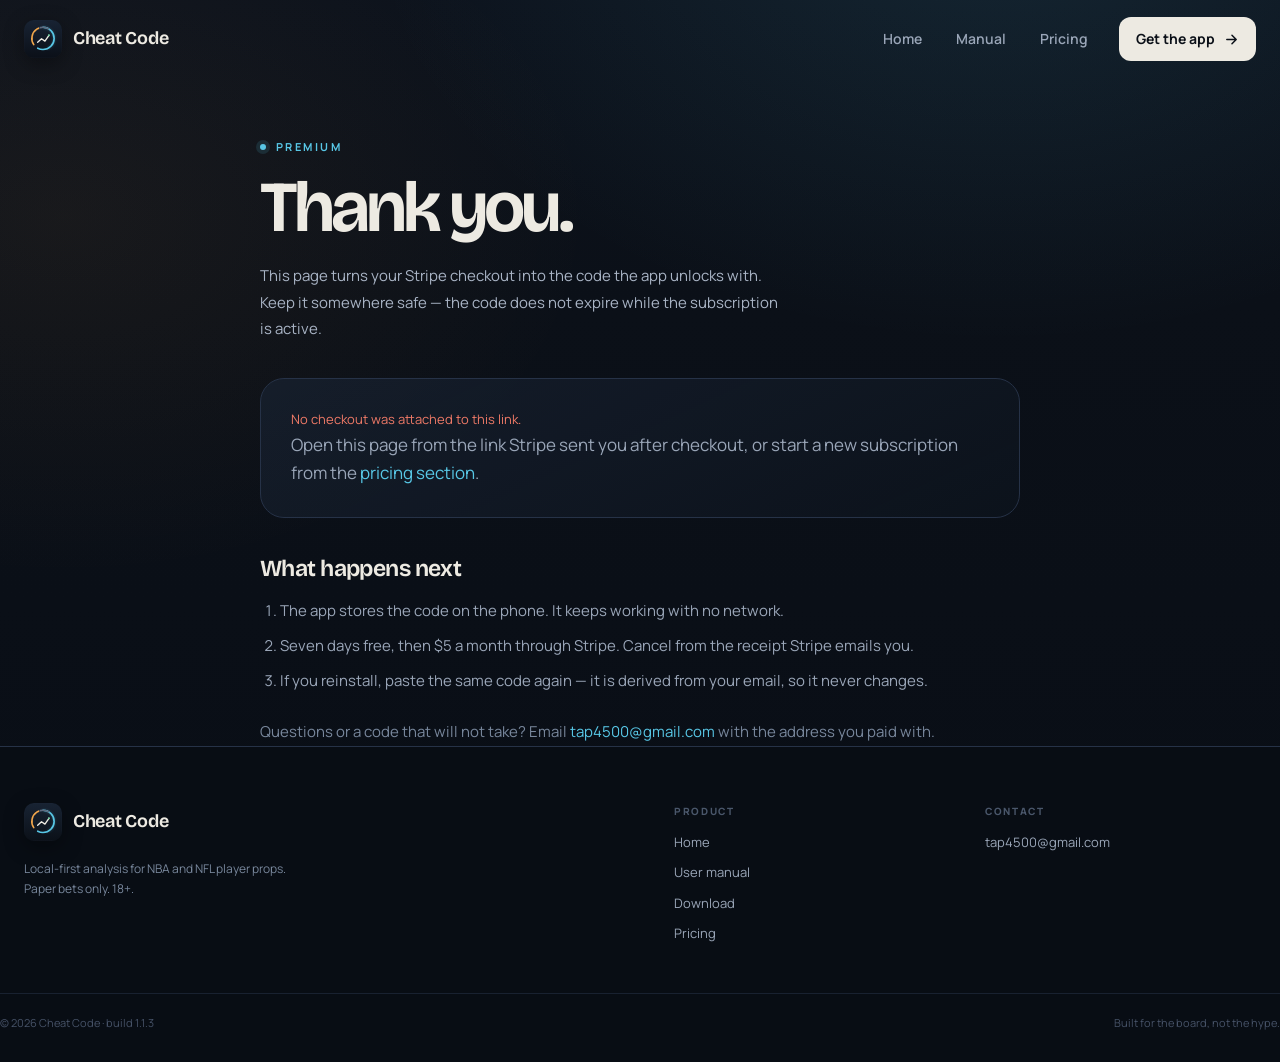
<file: site/welcome.html>
<!DOCTYPE html>
<html lang="en">
<head>
<meta charset="utf-8">
<meta name="viewport" content="width=device-width, initial-scale=1">
<meta name="robots" content="noindex">
<title>Your Cheat Code licence</title>
<meta name="theme-color" content="#0b1018">
<link rel="canonical" href="https://propslab.vercel.app/welcome.html">
<link rel="icon" href="logo.svg" type="image/svg+xml">
<link rel="preload" href="fonts/bricolage-variable.ttf" as="font" type="font/ttf" crossorigin>
<link rel="preload" href="fonts/manrope-variable.ttf" as="font" type="font/ttf" crossorigin>
<link rel="stylesheet" href="styles.css">
</head>
<body>
<a class="skip" href="#main">Skip to content</a>

<header class="site-head" data-head>
  <div class="wrap head-inner">
    <a class="brand" href="index.html" aria-label="Cheat Code home">
      <img src="logo.svg" alt="" width="38" height="38">
      <span>Cheat Code</span>
    </a>
    <button class="menu-btn" type="button" aria-expanded="false" aria-controls="site-menu" data-menu-btn>
      <span class="menu-lines" aria-hidden="true"><i></i><i></i></span>
      <span class="sr-only">Menu</span>
    </button>
    <nav class="site-menu" id="site-menu" data-menu>
      <a href="index.html">Home</a>
      <a href="manual.html">Manual</a>
      <a href="index.html#pricing">Pricing</a>
      <a class="nav-download" href="download.html">Get the app
        <svg viewBox="0 0 16 16" aria-hidden="true"><path d="M3 8h9M8.5 3.5 13 8l-4.5 4.5" fill="none" stroke="currentColor" stroke-width="1.6" stroke-linecap="round" stroke-linejoin="round"/></svg>
      </a>
    </nav>
  </div>
</header>

<main id="main" class="subpage">
  <div class="wrap">
    <div class="narrow">
      <div class="eyebrow"><span class="pulse"></span> Premium</div>
      <h1>Thank you.</h1>
      <p class="lede">This page turns your Stripe checkout into the code the app unlocks with. Keep it somewhere safe — the code does not expire while the subscription is active.</p>

      <div class="panel">
        <p id="state" class="status">Looking up your checkout…</p>
        <div id="result" hidden>
          <p>Paste this into <strong>Premium → Have a code?</strong> in the app:</p>
          <code class="code" id="code"></code>
          <div class="row">
            <button class="btn gain" id="copy" type="button">Copy code</button>
            <a class="btn" id="mail" href="#">Email it to me</a>
            <a class="btn" href="cheat-code.apk" hidden id="apk">Download the app</a>
          </div>
          <dl class="facts">
            <dt>Billed to</dt><dd id="email"></dd>
            <dt>Status</dt><dd id="status"></dd>
            <dt id="date-label">Trial ends</dt><dd id="date"></dd>
          </dl>
        </div>
        <p id="fallback" hidden>Open this page from the link Stripe sent you after checkout, or start a new subscription from the <a href="index.html#pricing">pricing section</a>.</p>
      </div>

      <h3>What happens next</h3>
      <ol class="steps-list">
        <li>The app stores the code on the phone. It keeps working with no network.</li>
        <li>Seven days free, then $5 a month through Stripe. Cancel from the receipt Stripe emails you.</li>
        <li>If you reinstall, paste the same code again — it is derived from your email, so it never changes.</li>
      </ol>
      <p class="micro micro-gap-lg">Questions or a code that will not take? Email <a href="mailto:tap4500@gmail.com">tap4500@gmail.com</a> with the address you paid with.</p>
    </div>
  </div>
</main>

<footer class="site-foot">
  <div class="wrap foot-grid">
    <div class="foot-brand">
      <a class="brand" href="index.html"><img src="logo.svg" alt="" width="32" height="32"><span>Cheat Code</span></a>
      <p class="fineprint">Local-first analysis for NBA and NFL player props. Paper bets only. 18+.</p>
    </div>
    <div class="foot-links">
      <span>Product</span>
      <a href="index.html">Home</a>
      <a href="manual.html">User manual</a>
      <a href="download.html">Download</a>
      <a href="index.html#pricing">Pricing</a>
    </div>
    <div class="foot-links">
      <span>Contact</span>
      <a href="mailto:tap4500@gmail.com">tap4500@gmail.com</a>
    </div>
  </div>
  <div class="foot-bottom">
    <span>© 2026 Cheat Code · build 1.1.3</span>
    <span>Built for the board, not the hype.</span>
  </div>
</footer>

<script src="site.js" defer></script>
<script>
  (function () {
    var params = new URLSearchParams(window.location.search);
    var sessionId = (params.get('session_id') || '').trim();
    var state = document.getElementById('state');
    var result = document.getElementById('result');
    var fallback = document.getElementById('fallback');

    function fail(message) {
      state.textContent = message;
      state.className = 'status bad';
      fallback.hidden = false;
    }

    if (!sessionId) {
      fail('No checkout was attached to this link.');
      return;
    }

    fetch('/api/licence?session_id=' + encodeURIComponent(sessionId))
      .then(function (response) {
        return response.json().catch(function () { return {}; }).then(function (body) {
          return { ok: response.ok, body: body };
        });
      })
      .then(function (answer) {
        var body = answer.body;
        if (!answer.ok || !body.code) throw new Error(body.error || 'That checkout could not be read.');
        state.textContent = 'Your code is ready.';
        state.className = 'status good';
        document.getElementById('code').textContent = body.code;
        document.getElementById('email').textContent = body.email;
        document.getElementById('status').textContent = body.status;
        var when = body.trialEnds || body.renews;
        if (when) {
          document.getElementById('date').textContent = new Date(when).toLocaleDateString(undefined, { dateStyle: 'medium' });
        } else {
          document.getElementById('date-label').hidden = true;
          document.getElementById('date').hidden = true;
        }
        var mail = document.getElementById('mail');
        mail.href = 'mailto:' + encodeURIComponent(body.email) +
          '?subject=' + encodeURIComponent('Your Cheat Code Premium code') +
          '&body=' + encodeURIComponent('Your code: ' + body.code + '\n\nPaste it into Premium → Have a code? in the app.');
        result.hidden = false;
        document.getElementById('copy').addEventListener('click', function (event) {
          navigator.clipboard.writeText(body.code).then(function () {
            event.target.textContent = 'Copied';
          }).catch(function () {
            event.target.textContent = 'Select the code above';
          });
        });
      })
      .catch(function (error) { fail(error.message); });
  }());
</script>
</body>
</html>
</file>
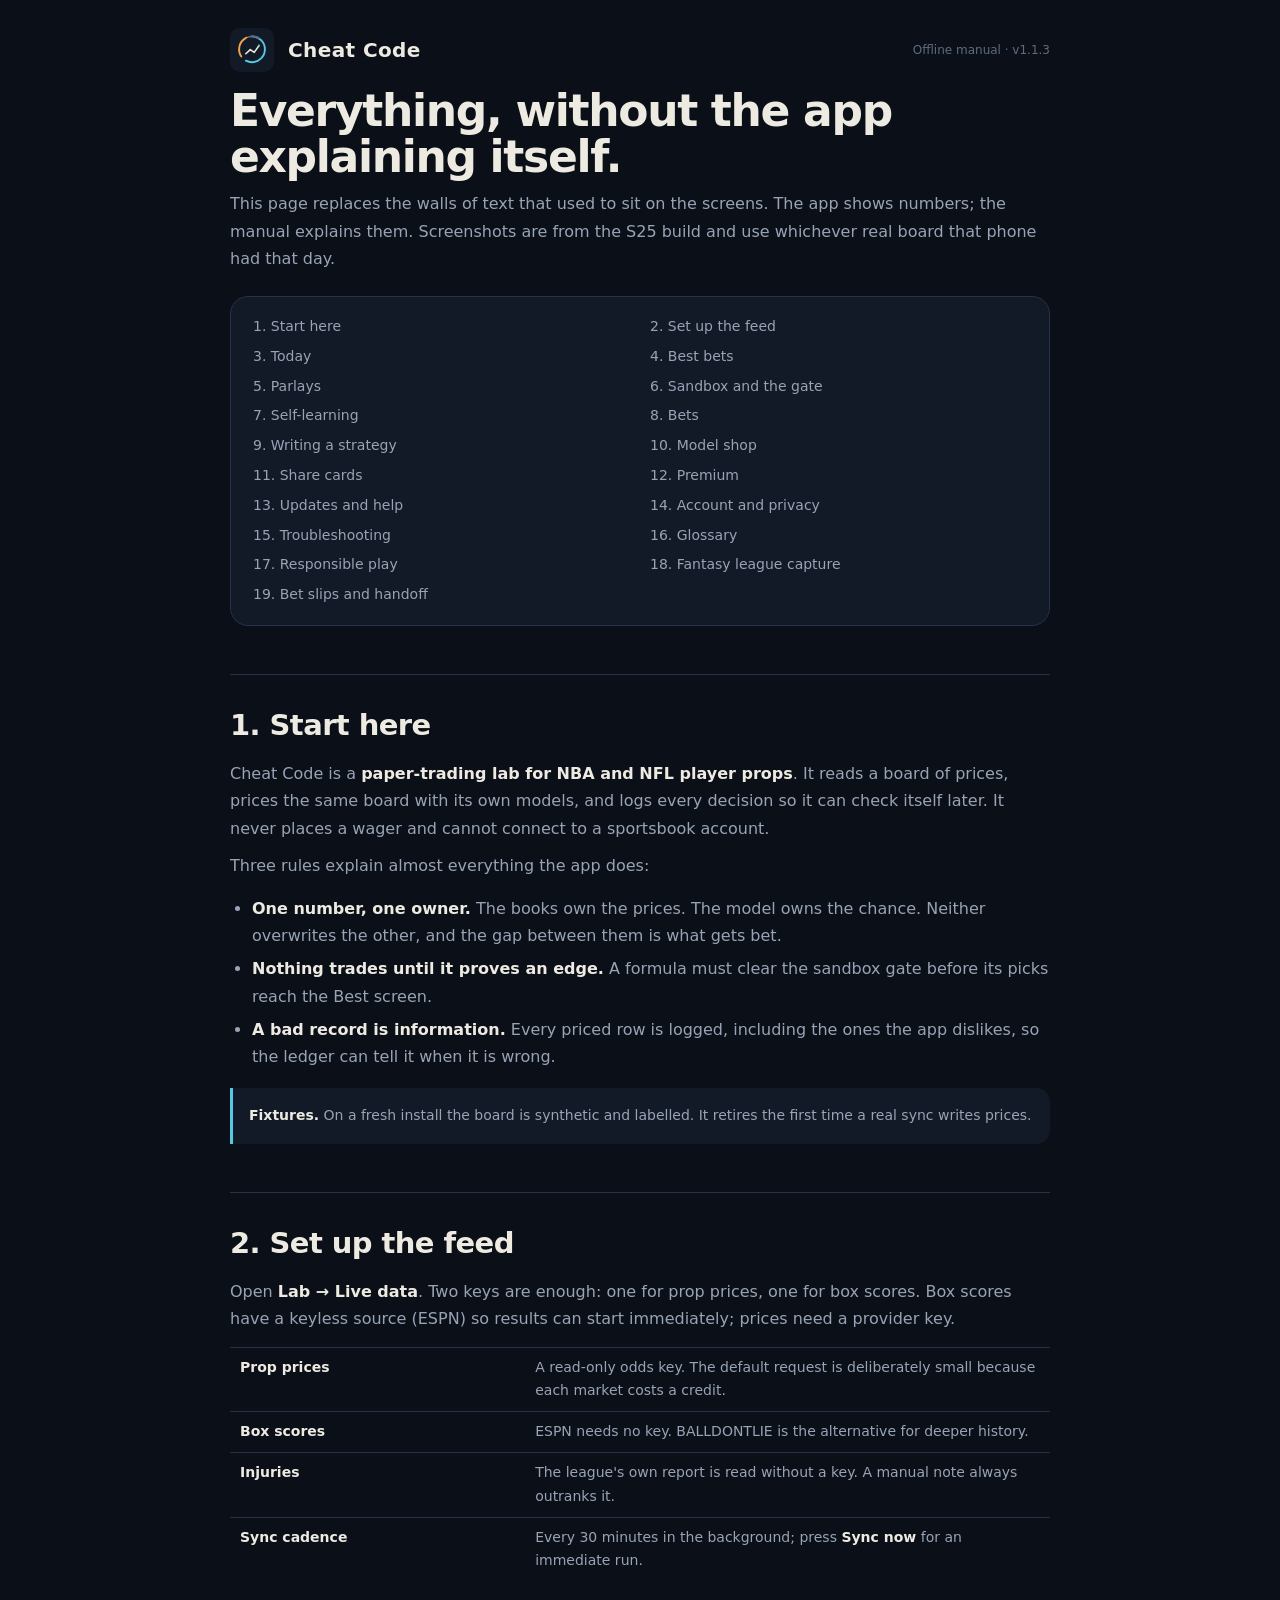
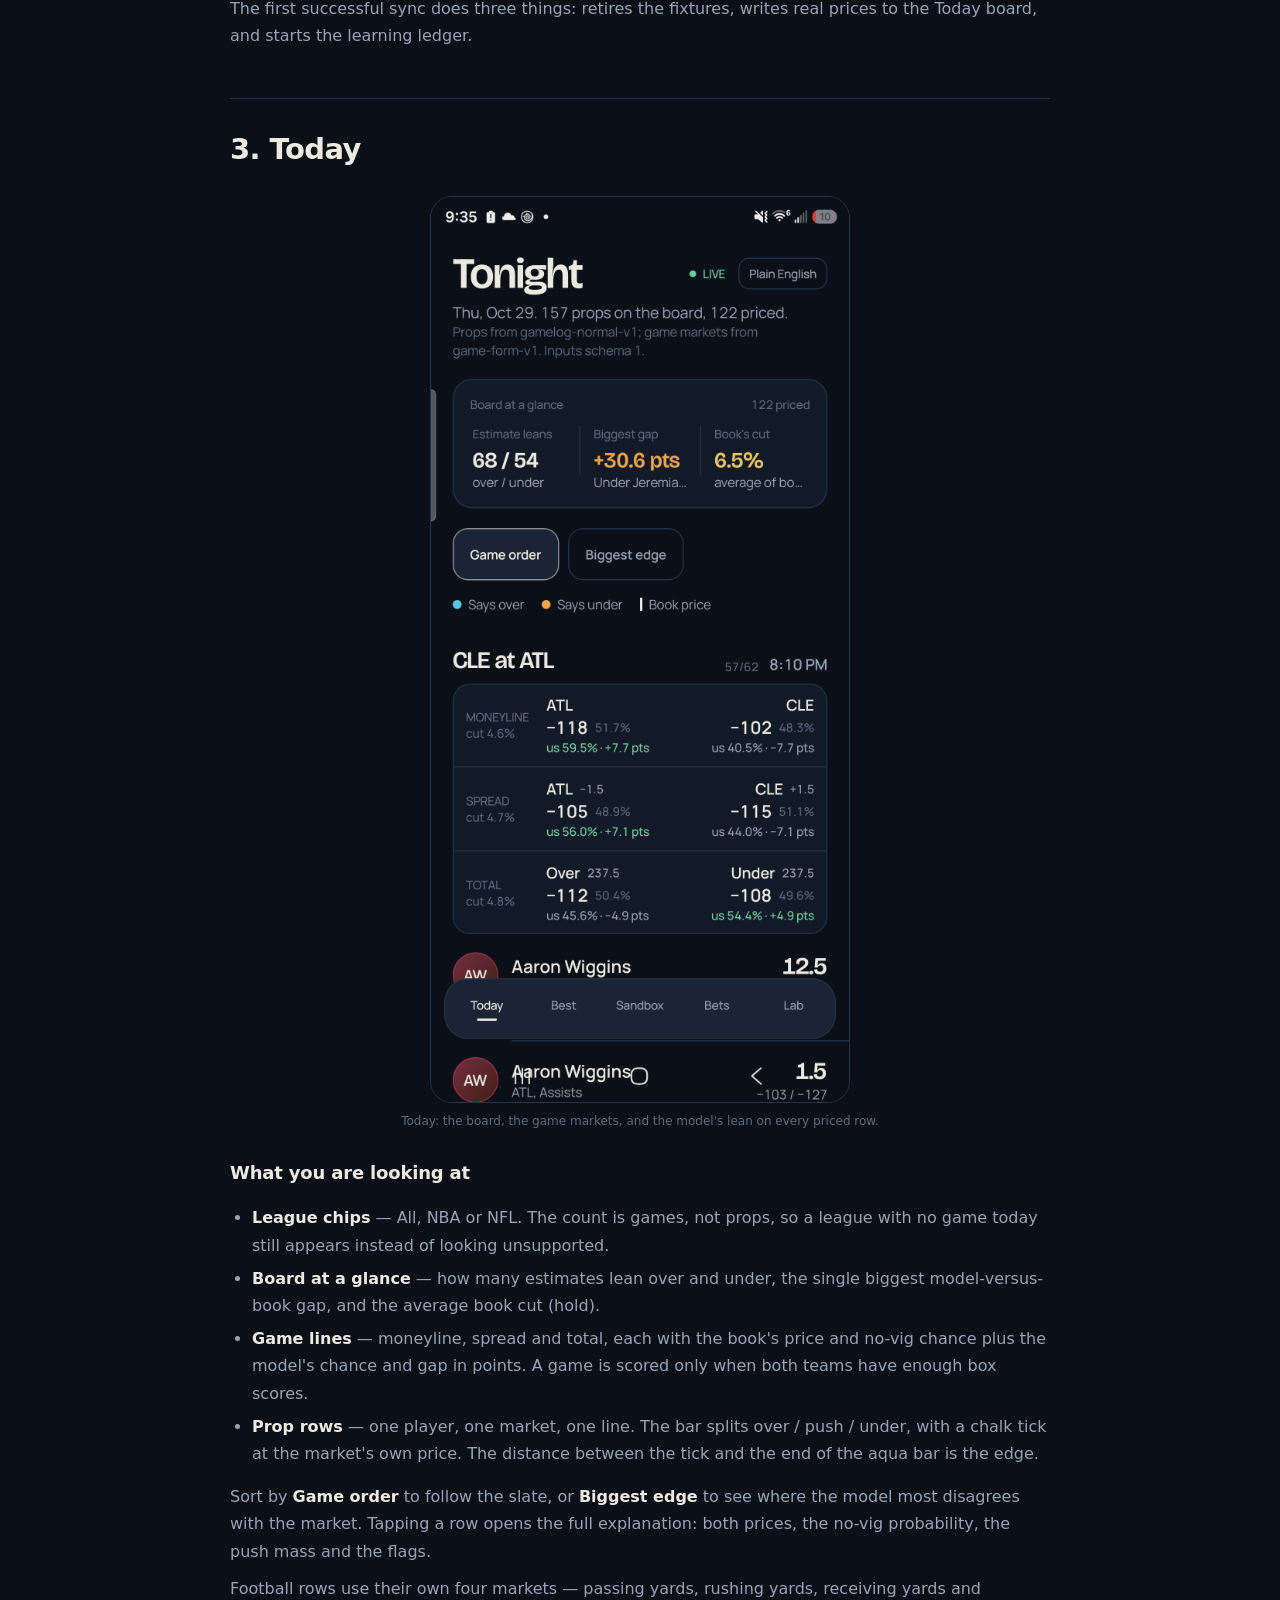
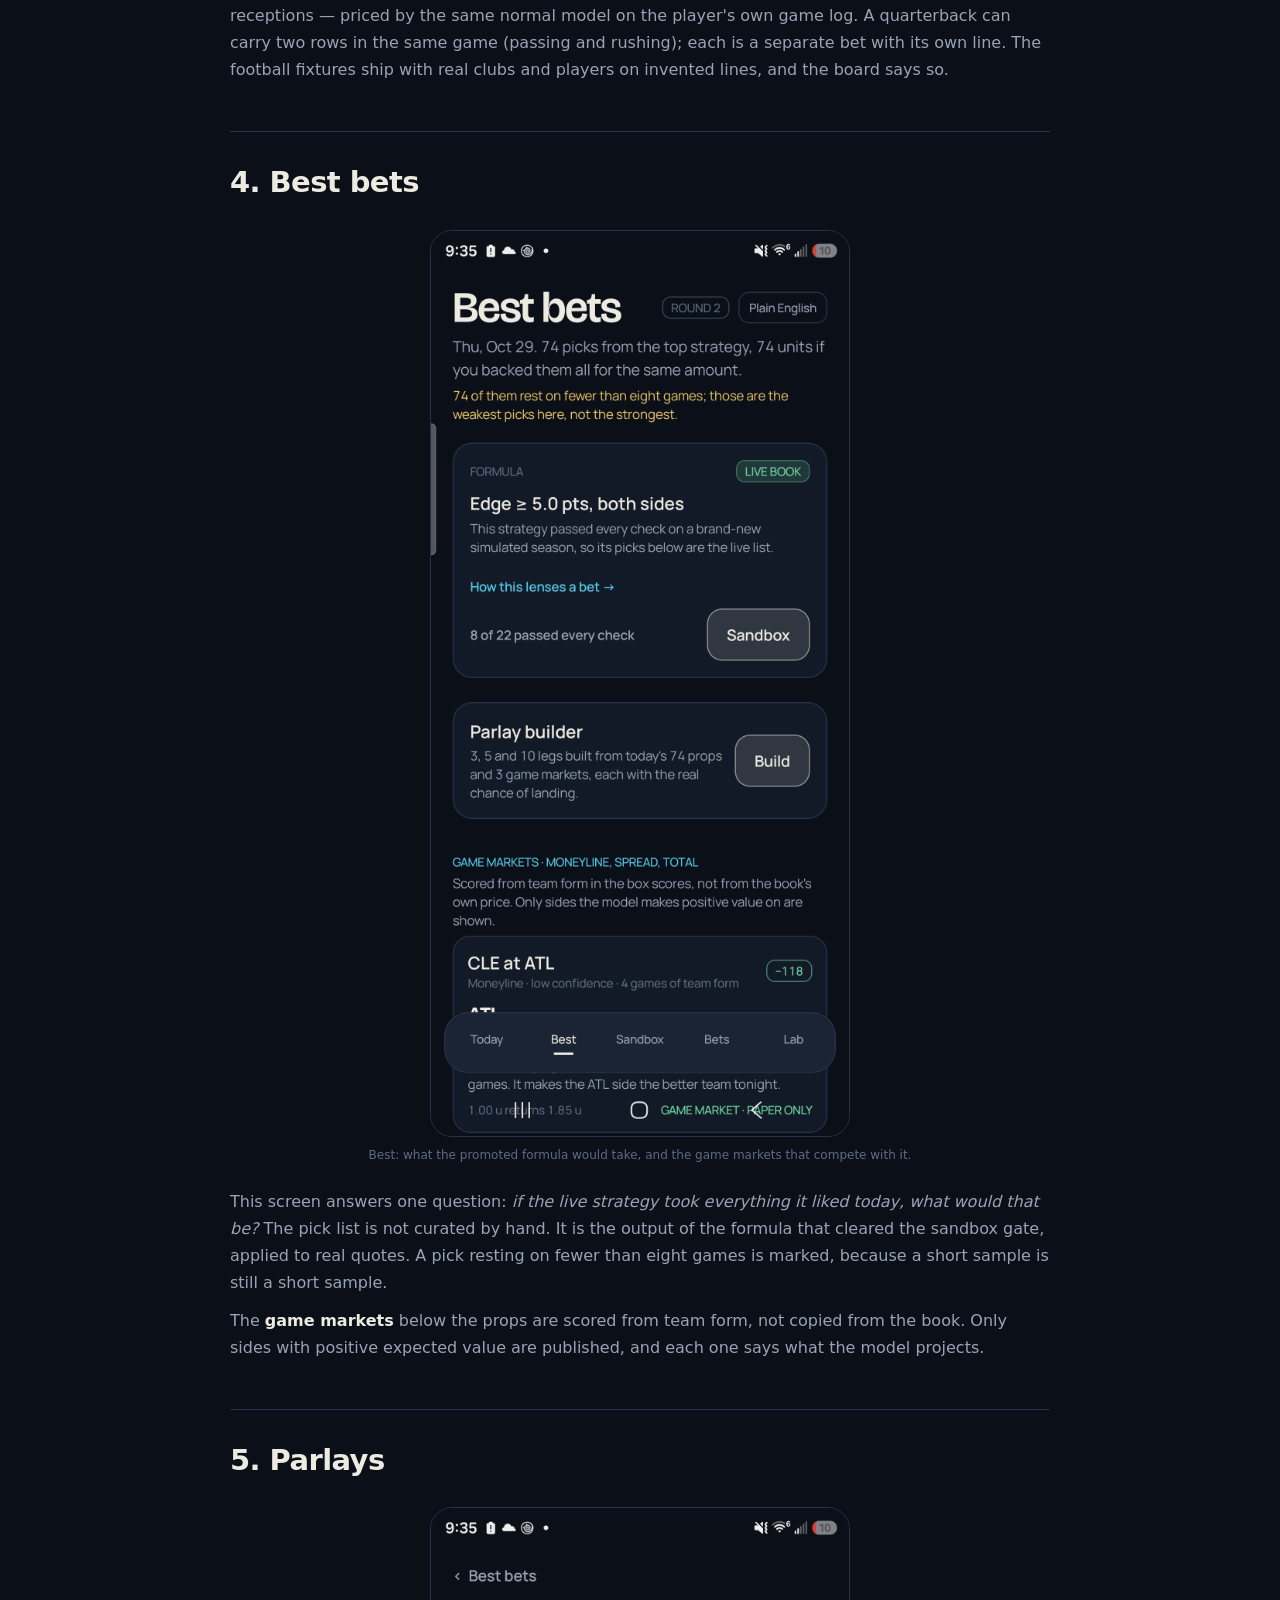
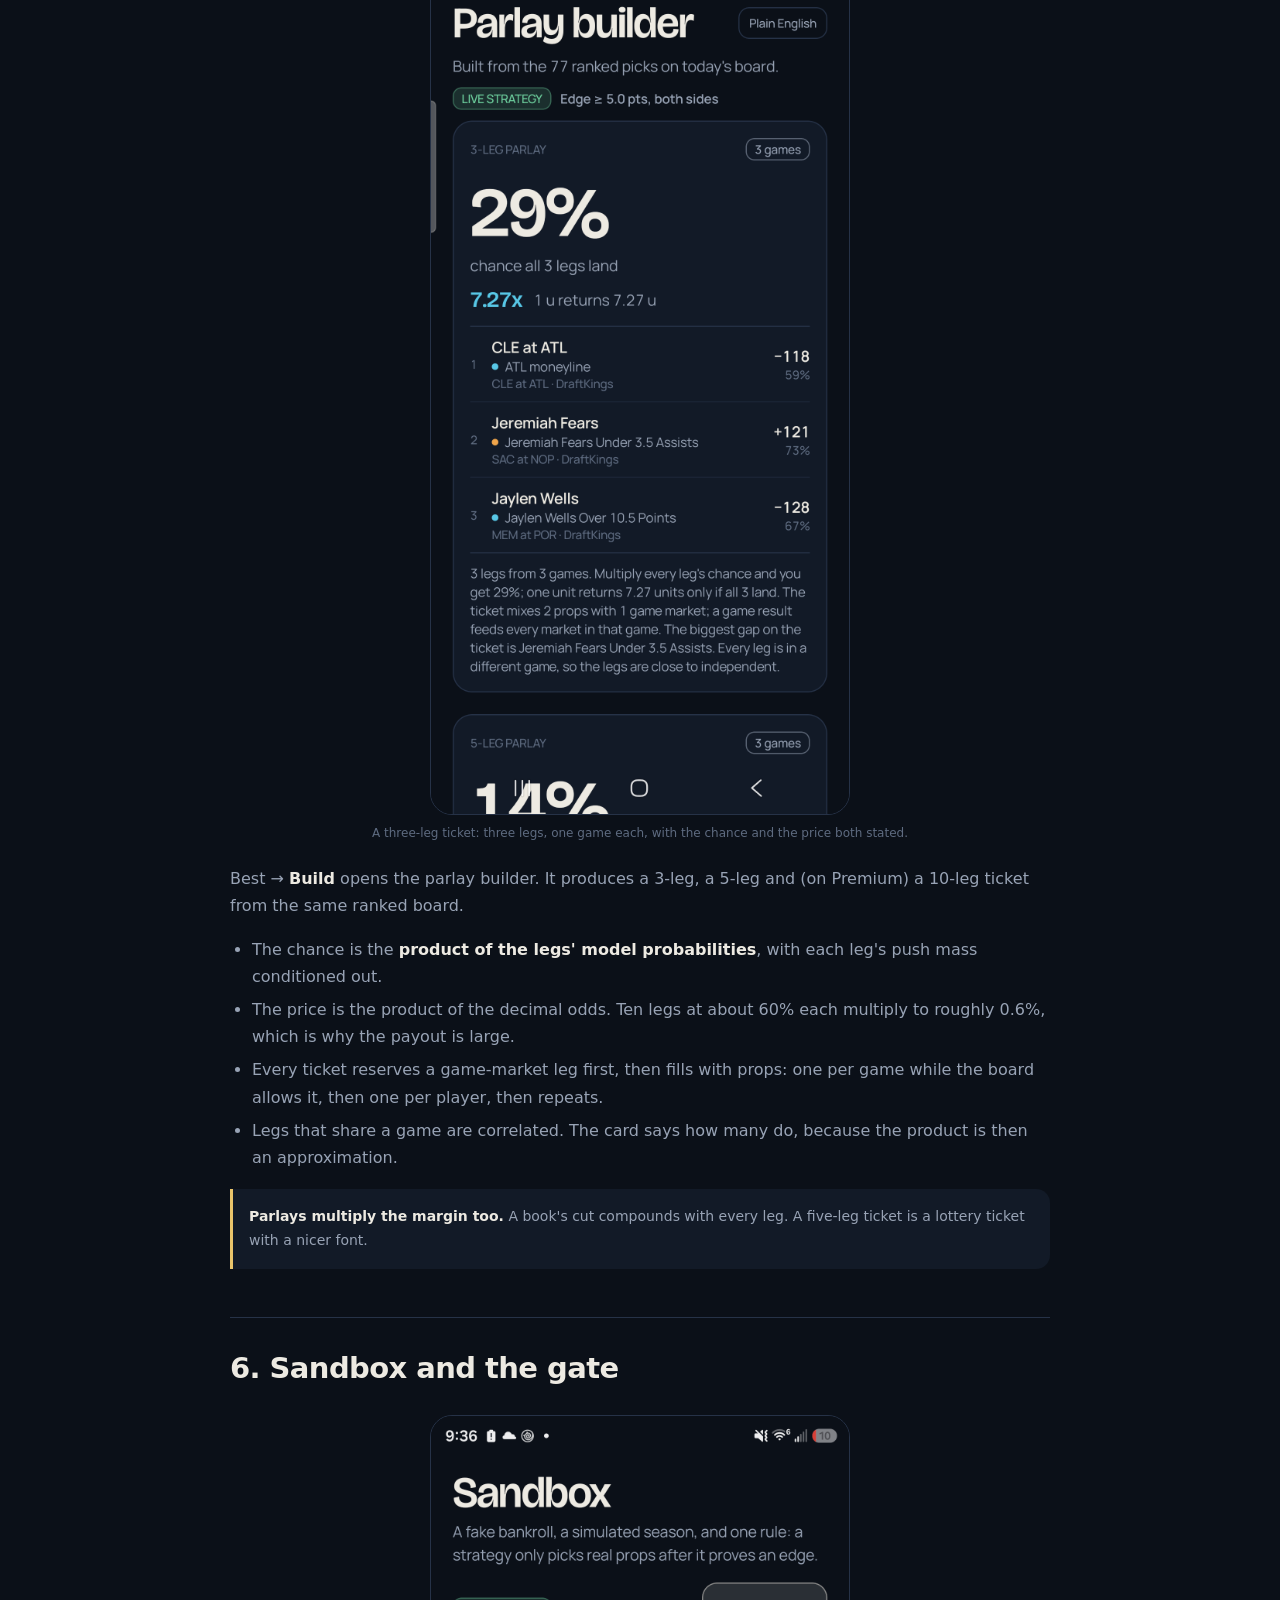
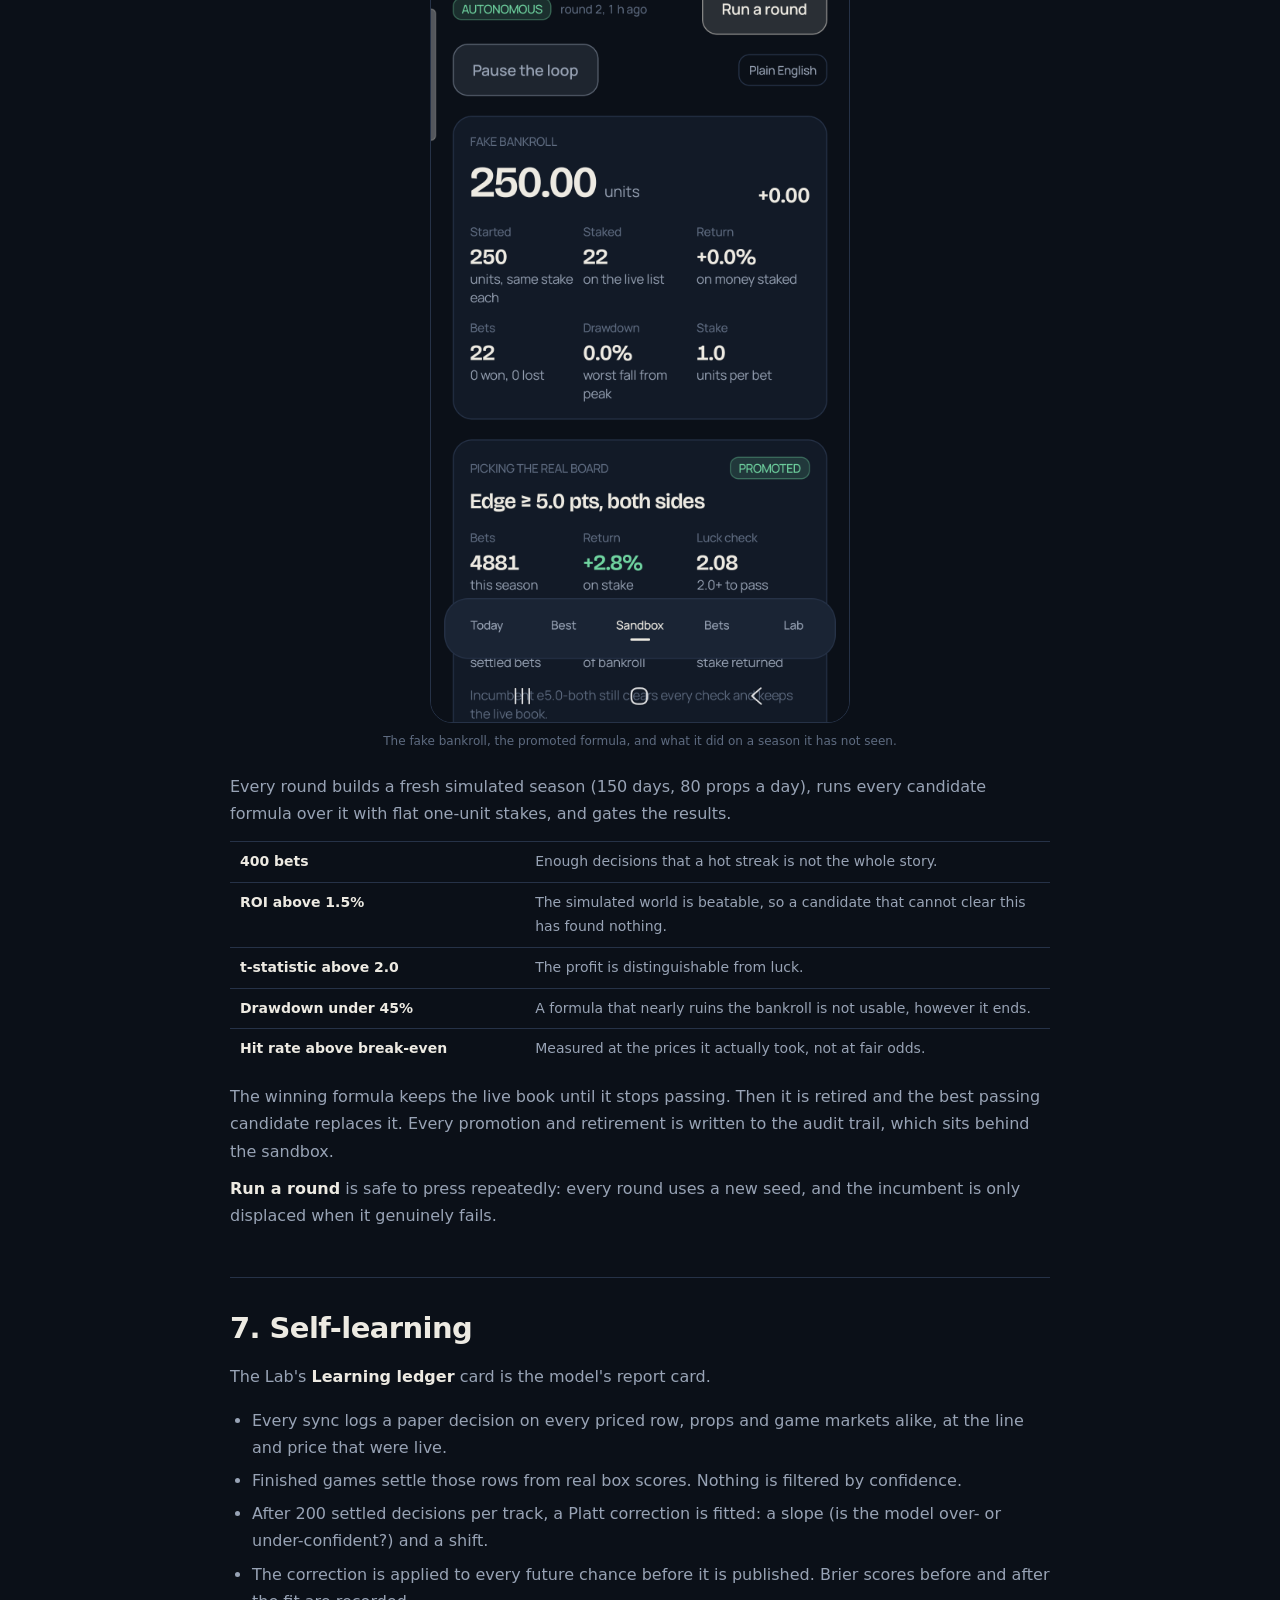
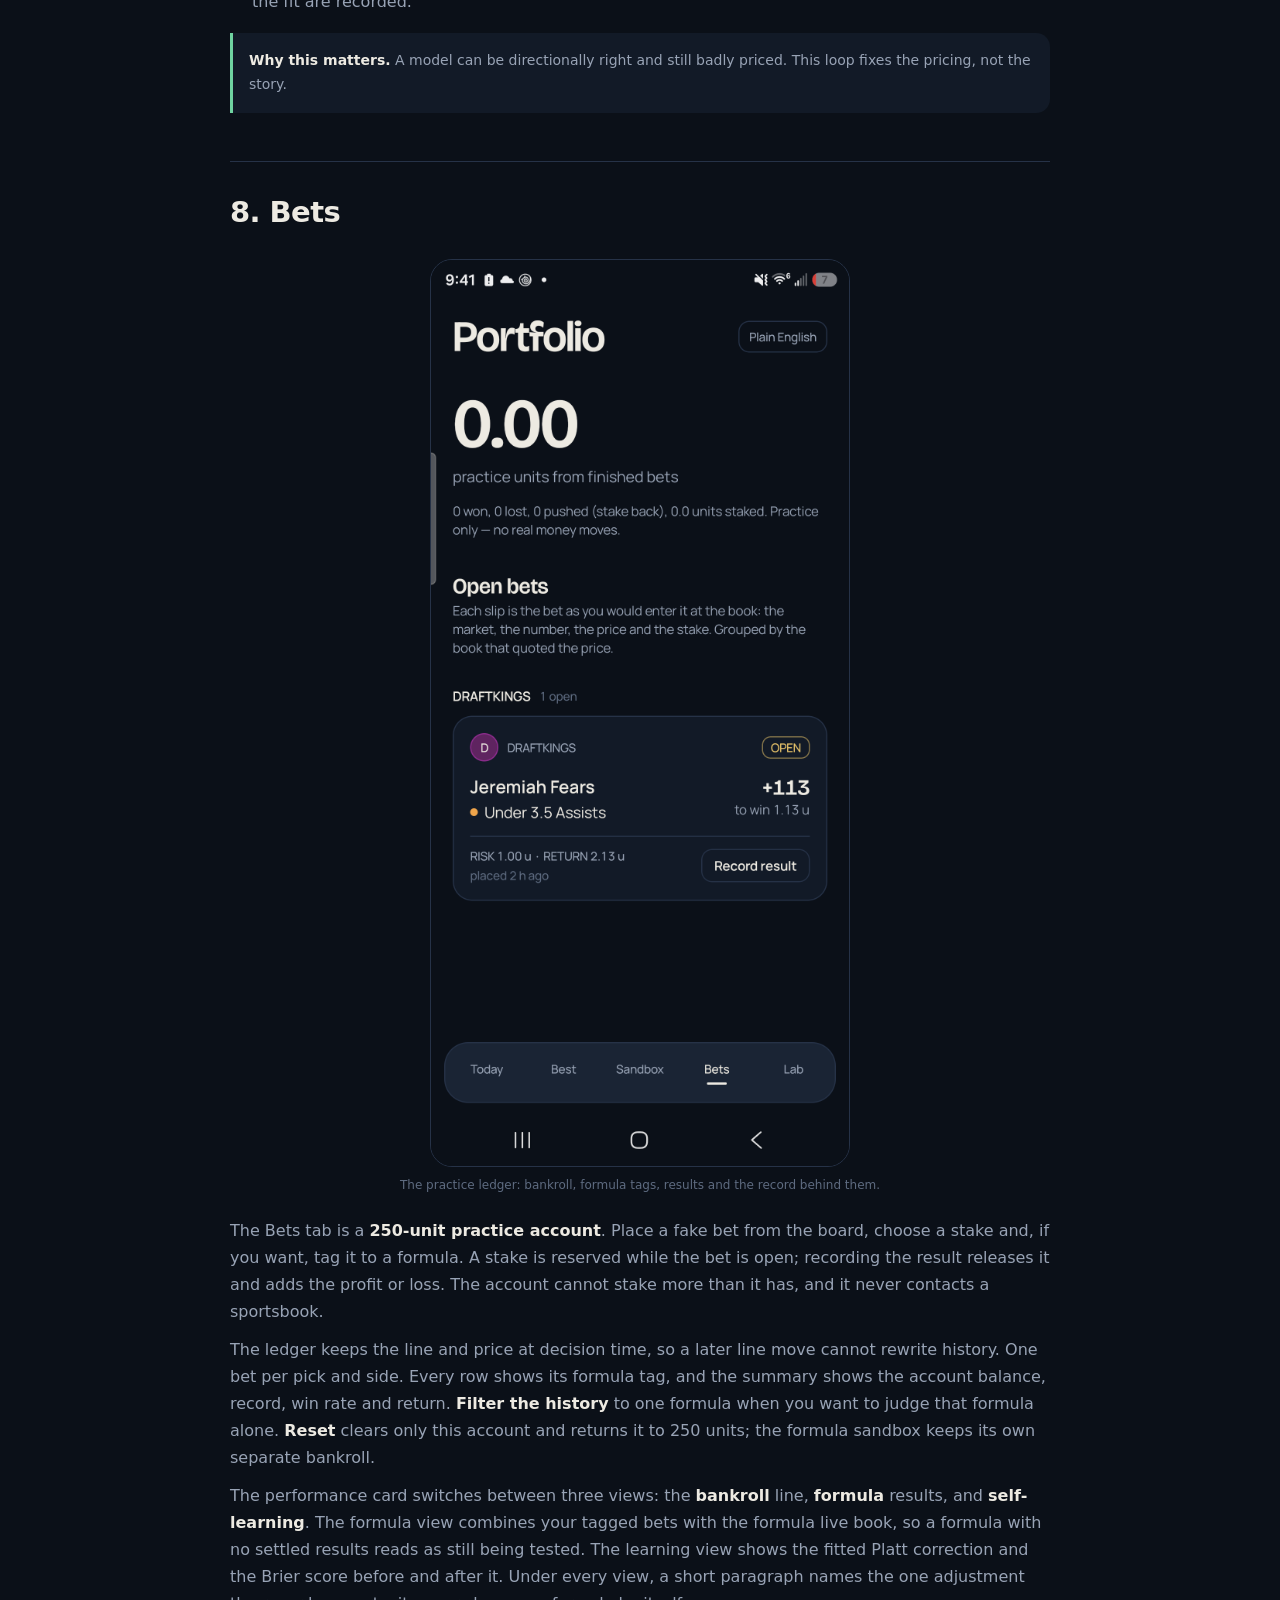
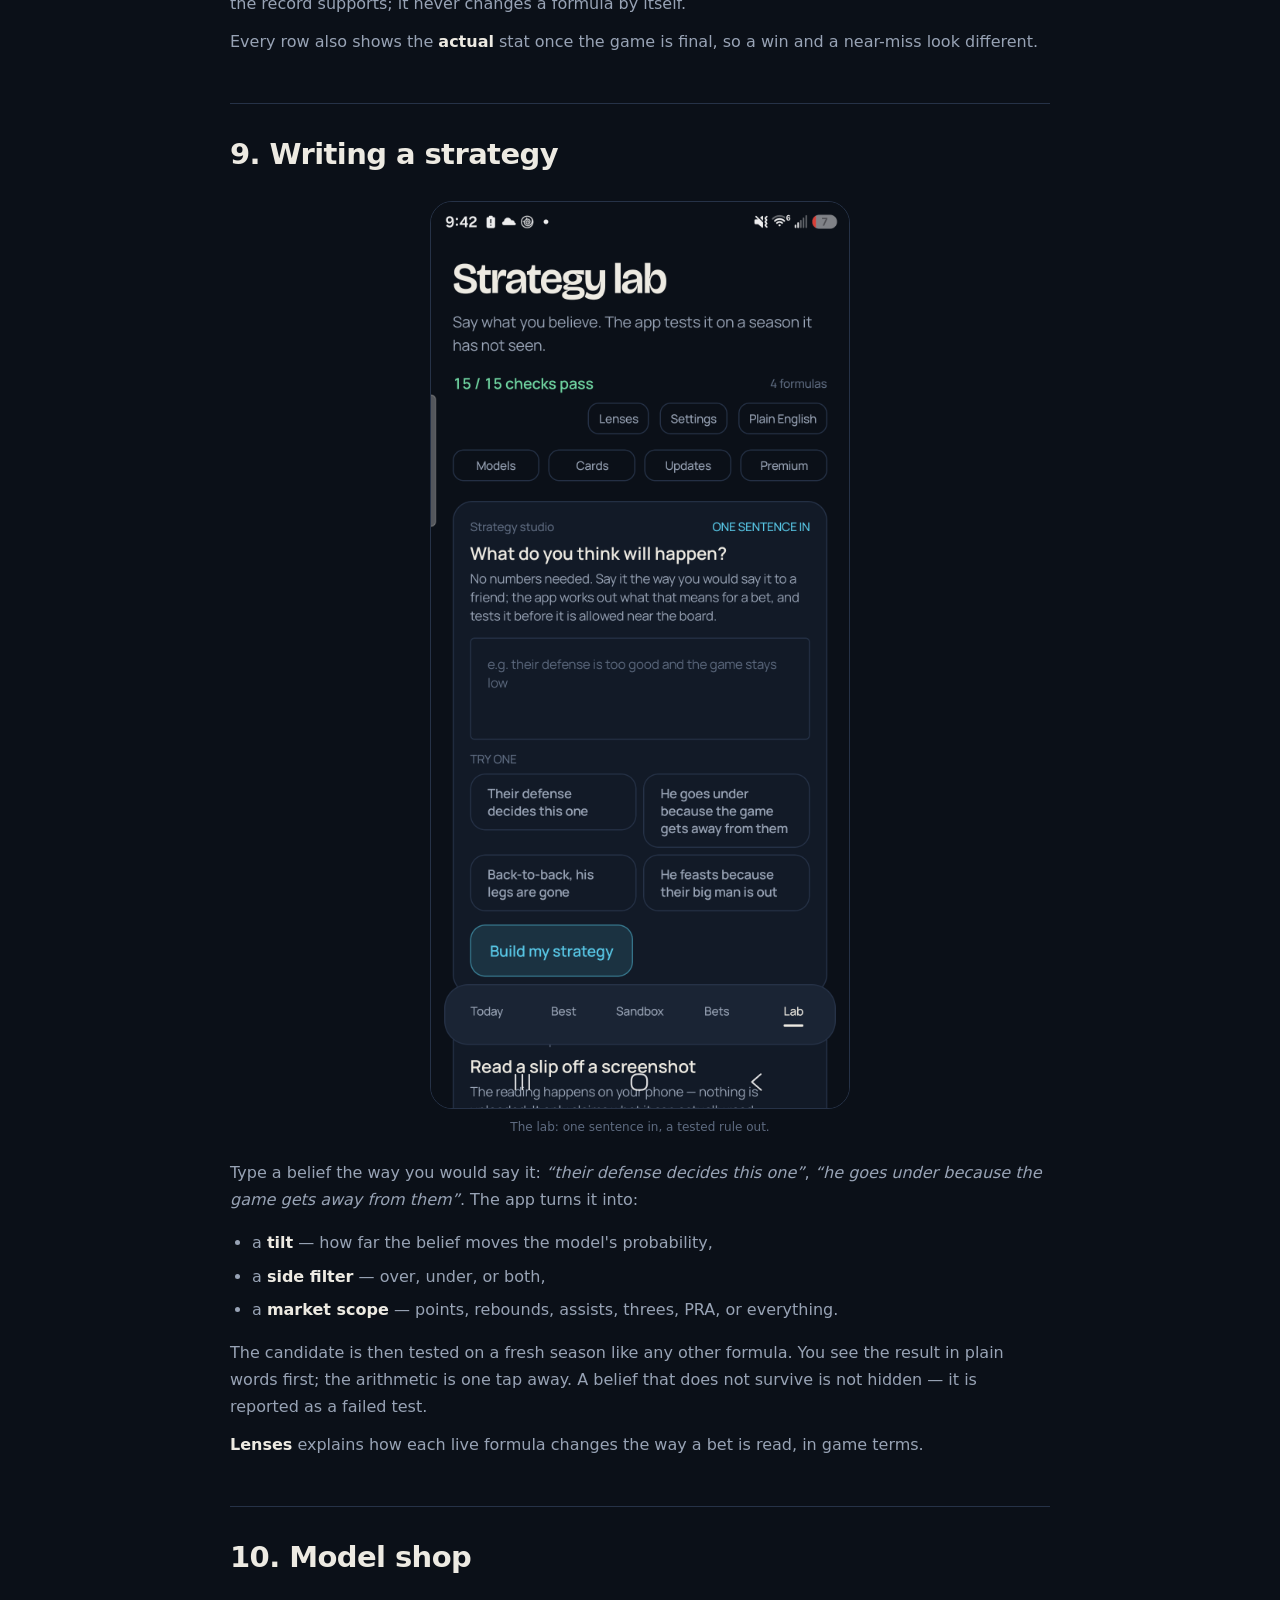
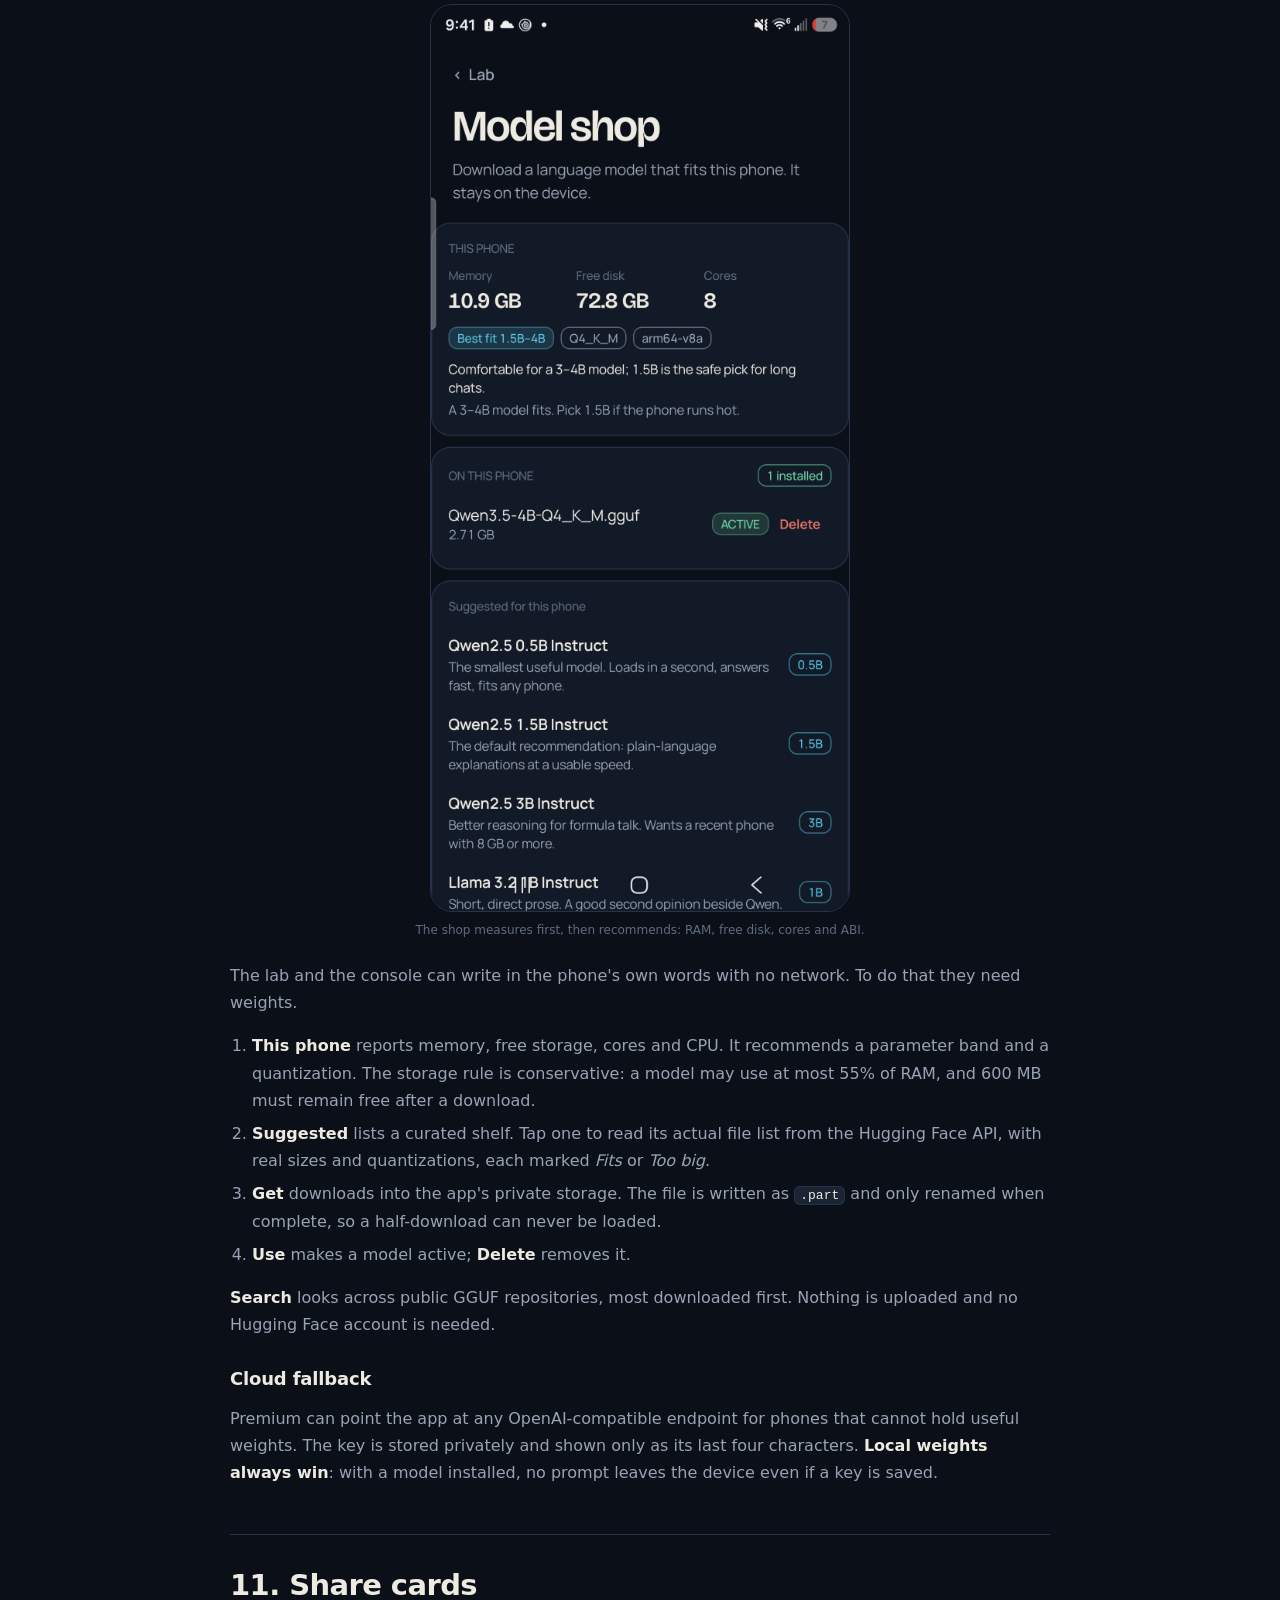
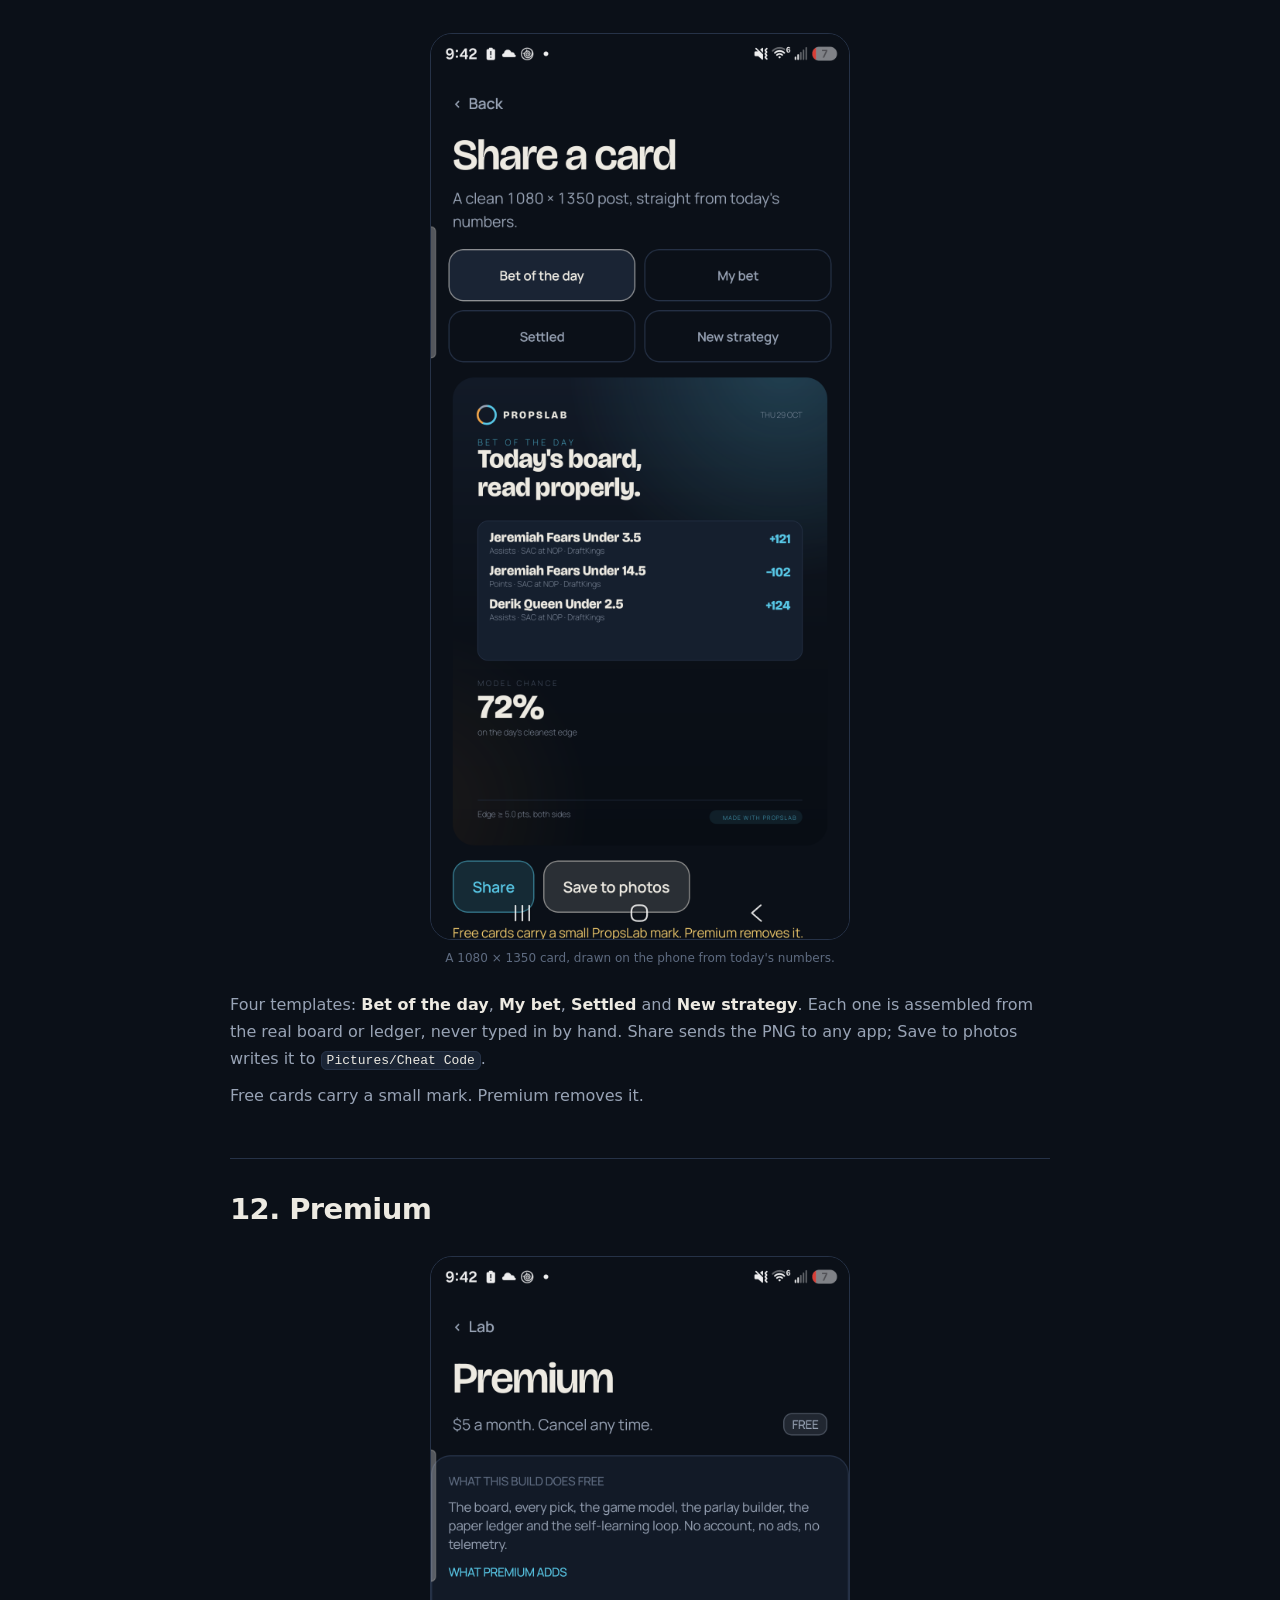
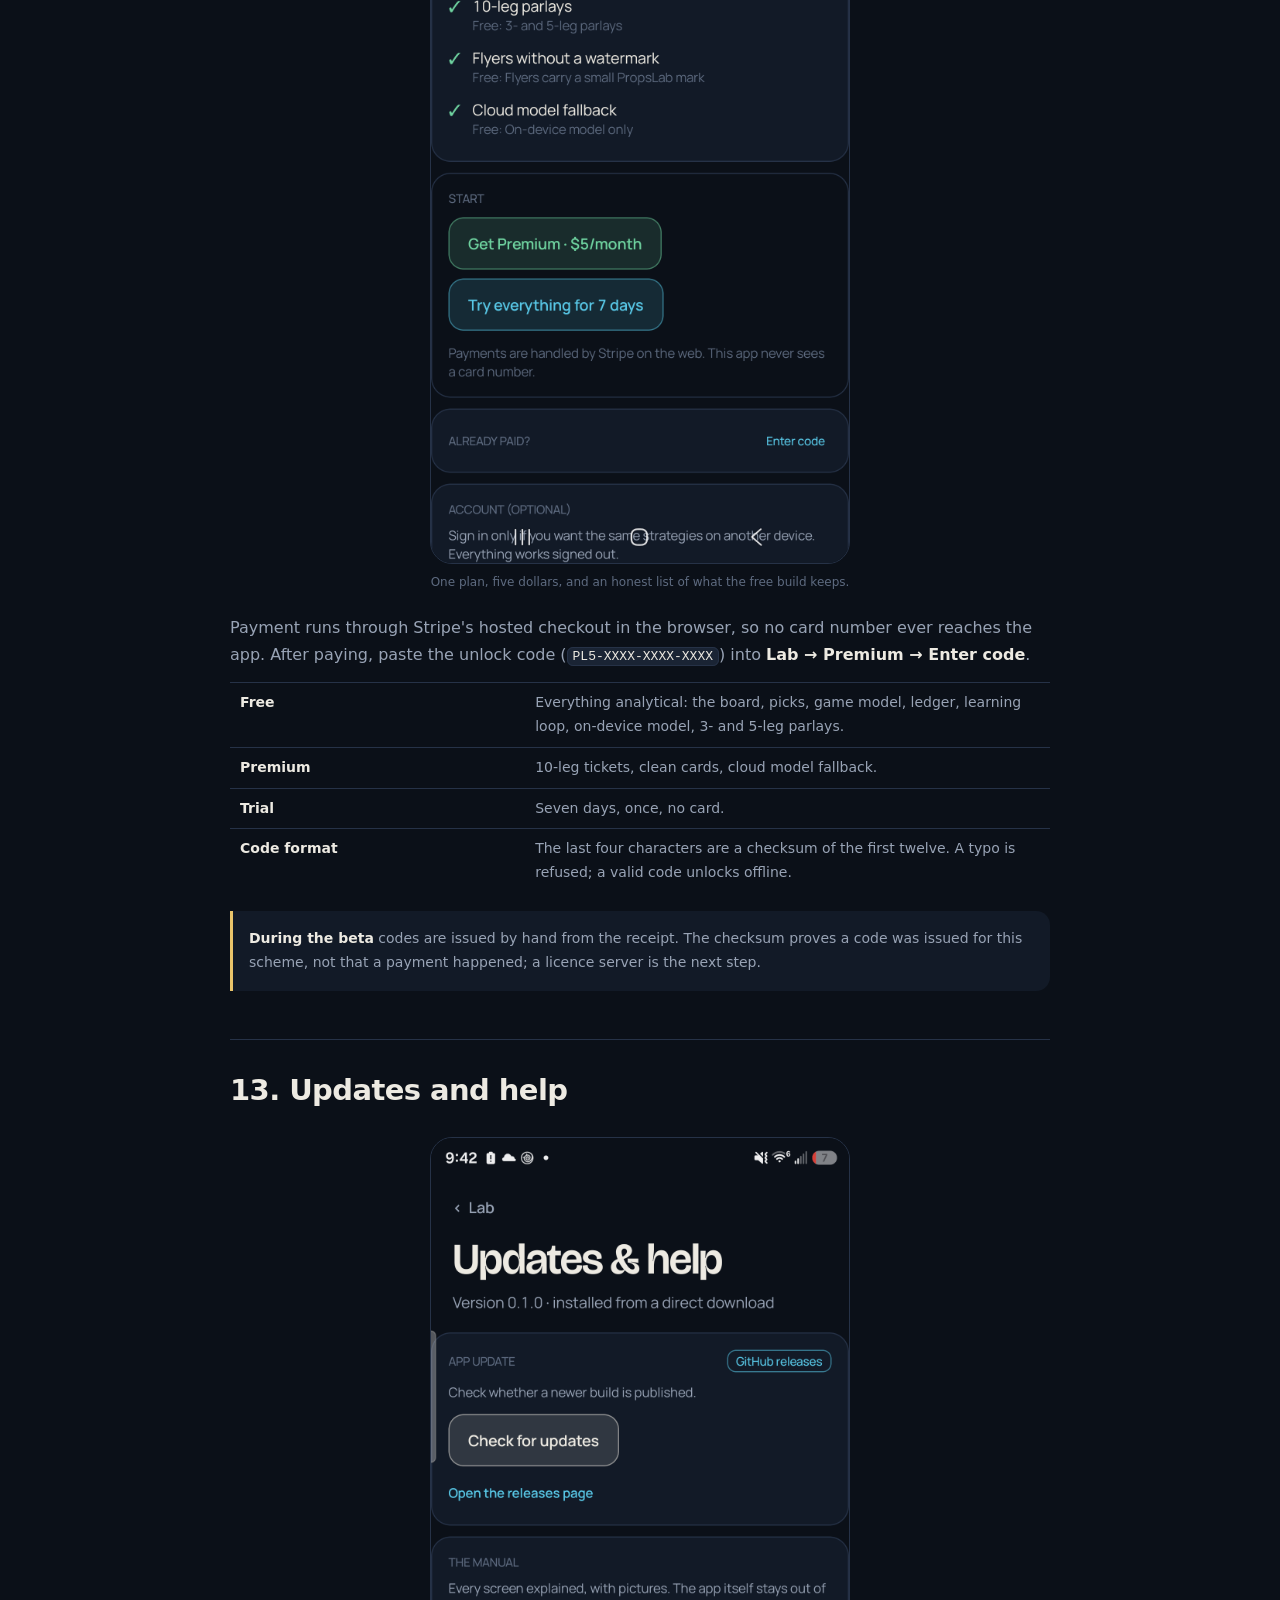
<file: PropsLab/PropsLab/app/src/main/assets/manual.html>
<!doctype html>
<html lang="en">
<head>
<meta charset="utf-8">
<meta name="viewport" content="width=device-width, initial-scale=1">
<title>Cheat Code · User manual</title>
<style>
  :root {
    --ink:#0b1018; --court:#121a27; --raised:#1a2434; --hairline:#263247;
    --chalk:#edeae2; --dust:#98a3b5; --faint:#5e6b80;
    --over:#58c7e6; --under:#f0a54b; --gain:#6fd3a0; --loss:#ef7a67; --caution:#e9c46a;
  }
  * { box-sizing: border-box; }
  body {
    margin:0; padding:0 20px 80px; background:var(--ink); color:var(--chalk);
    font-family:"Manrope","Segoe UI",system-ui,-apple-system,sans-serif;
    font-size:16px; line-height:1.7; -webkit-font-smoothing:antialiased;
  }
  .shell { max-width:820px; margin:0 auto; }
  header { display:flex; align-items:center; gap:14px; padding:28px 0 10px; }
  header svg { width:44px; height:44px; }
  header .name { font-family:"Trebuchet MS",system-ui,sans-serif; font-weight:700; letter-spacing:.02em; font-size:20px; }
  header .tag { margin-left:auto; font-size:12px; color:var(--faint); }
  .eyebrow { font-size:11px; letter-spacing:.26em; text-transform:uppercase; color:var(--over); margin:30px 0 8px; }
  h1 { font-family:"Trebuchet MS",system-ui,sans-serif; font-size:44px; line-height:1.05; letter-spacing:-.03em; margin:6px 0 10px; }
  h2 { font-family:"Trebuchet MS",system-ui,sans-serif; font-size:29px; letter-spacing:-.02em; margin:48px 0 8px; padding-top:26px; border-top:1px solid var(--hairline); }
  h3 { font-size:18px; margin:26px 0 4px; letter-spacing:-.01em; }
  p { color:var(--dust); margin:10px 0; }
  strong { color:var(--chalk); font-weight:600; }
  a { color:var(--over); text-decoration:none; }
  ul, ol { color:var(--dust); padding-left:22px; }
  li { margin:6px 0; }
  figure { margin:22px 0; }
  figure img { width:100%; max-width:420px; display:block; margin:0 auto; border-radius:22px; border:1px solid var(--hairline); }
  figcaption { font-size:12px; color:var(--faint); text-align:center; margin-top:8px; }
  .toc { display:grid; grid-template-columns:1fr 1fr; gap:6px 20px; border:1px solid var(--hairline); border-radius:18px; padding:18px 22px; background:var(--court); margin:24px 0 8px; }
  .toc a { color:var(--dust); font-size:14px; }
  .toc a:hover { color:var(--chalk); }
  .callout { border-left:3px solid var(--over); background:var(--court); border-radius:0 14px 14px 0; padding:12px 16px; margin:18px 0; }
  .callout.warn { border-left-color:var(--caution); }
  .callout.good { border-left-color:var(--gain); }
  .callout p { margin:4px 0; font-size:14px; }
  .kv { width:100%; border-collapse:collapse; margin:14px 0; }
  .kv td { padding:8px 10px; border-top:1px solid var(--hairline); vertical-align:top; font-size:14px; color:var(--dust); }
  .kv td:first-child { color:var(--chalk); width:36%; font-weight:600; }
  code { background:var(--raised); border:1px solid var(--hairline); border-radius:6px; padding:1px 5px; font-size:13px; color:var(--chalk); }
  footer { border-top:1px solid var(--hairline); margin-top:46px; padding-top:20px; font-size:13px; color:var(--faint); }
  @media (max-width:560px){ h1{font-size:34px} .toc{grid-template-columns:1fr} }
</style>
</head>
<body>
<div class="shell">

<header>
  <svg viewBox="0 0 512 512" aria-label="Cheat Code">
    <rect width="512" height="512" rx="116" fill="#121a27"/>
    <circle cx="256" cy="248" r="150" fill="none" stroke="#58c7e6" stroke-width="22" stroke-linecap="round" stroke-dasharray="542 942" transform="rotate(-90 256 248)"/>
    <circle cx="256" cy="248" r="150" fill="none" stroke="#f0a54b" stroke-width="22" stroke-linecap="round" stroke-dasharray="262 942" transform="rotate(146 256 248)"/>
    <circle cx="256" cy="248" r="150" fill="none" stroke="#5e6b80" stroke-width="22" stroke-linecap="round" stroke-dasharray="118 942" transform="rotate(256 256 248)"/>
    <polyline points="184,300 236,252 282,284 336,206" fill="none" stroke="#edeae2" stroke-width="18" stroke-linecap="round" stroke-linejoin="round"/>
    <circle cx="336" cy="206" r="13" fill="#6fd3a0"/>
  </svg>
  <span class="name">Cheat Code</span>
  <span class="tag">Offline manual · v1.1.3</span>
</header>

<h1>Everything, without the app explaining itself.</h1>
<p>This page replaces the walls of text that used to sit on the screens. The app shows numbers; the manual explains them. Screenshots are from the S25 build and use whichever real board that phone had that day.</p>

<div class="toc">
  <a href="#start">1. Start here</a>
  <a href="#setup">2. Set up the feed</a>
  <a href="#today">3. Today</a>
  <a href="#best">4. Best bets</a>
  <a href="#parlays">5. Parlays</a>
  <a href="#sandbox">6. Sandbox and the gate</a>
  <a href="#learning">7. Self-learning</a>
  <a href="#bets">8. Bets</a>
  <a href="#lab">9. Writing a strategy</a>
  <a href="#models">10. Model shop</a>
  <a href="#cards">11. Share cards</a>
  <a href="#premium">12. Premium</a>
  <a href="#updates">13. Updates and help</a>
  <a href="#privacy">14. Account and privacy</a>
  <a href="#trouble">15. Troubleshooting</a>
  <a href="#glossary">16. Glossary</a>
  <a href="#responsible">17. Responsible play</a>
  <a href="#fantasy">18. Fantasy league capture</a>
  <a href="#slip">19. Bet slips and handoff</a>
</div>

<h2 id="start">1. Start here</h2>
<p>Cheat Code is a <strong>paper-trading lab for NBA and NFL player props</strong>. It reads a board of prices, prices the same board with its own models, and logs every decision so it can check itself later. It never places a wager and cannot connect to a sportsbook account.</p>
<p>Three rules explain almost everything the app does:</p>
<ul>
  <li><strong>One number, one owner.</strong> The books own the prices. The model owns the chance. Neither overwrites the other, and the gap between them is what gets bet.</li>
  <li><strong>Nothing trades until it proves an edge.</strong> A formula must clear the sandbox gate before its picks reach the Best screen.</li>
  <li><strong>A bad record is information.</strong> Every priced row is logged, including the ones the app dislikes, so the ledger can tell it when it is wrong.</li>
</ul>
<div class="callout">
  <p><strong>Fixtures.</strong> On a fresh install the board is synthetic and labelled. It retires the first time a real sync writes prices.</p>
</div>

<h2 id="setup">2. Set up the feed</h2>
<p>Open <strong>Lab → Live data</strong>. Two keys are enough: one for prop prices, one for box scores. Box scores have a keyless source (ESPN) so results can start immediately; prices need a provider key.</p>
<table class="kv">
  <tr><td>Prop prices</td><td>A read-only odds key. The default request is deliberately small because each market costs a credit.</td></tr>
  <tr><td>Box scores</td><td>ESPN needs no key. BALLDONTLIE is the alternative for deeper history.</td></tr>
  <tr><td>Injuries</td><td>The league's own report is read without a key. A manual note always outranks it.</td></tr>
  <tr><td>Sync cadence</td><td>Every 30 minutes in the background; press <strong>Sync now</strong> for an immediate run.</td></tr>
</table>
<p>The first successful sync does three things: retires the fixtures, writes real prices to the Today board, and starts the learning ledger.</p>

<h2 id="today">3. Today</h2>
<figure><img src="img/01-today.png" alt="Today screen"><figcaption>Today: the board, the game markets, and the model's lean on every priced row.</figcaption></figure>
<h3>What you are looking at</h3>
<ul>
  <li><strong>League chips</strong> — All, NBA or NFL. The count is games, not props, so a league with no game today still appears instead of looking unsupported.</li>
  <li><strong>Board at a glance</strong> — how many estimates lean over and under, the single biggest model-versus-book gap, and the average book cut (hold).</li>
  <li><strong>Game lines</strong> — moneyline, spread and total, each with the book's price and no-vig chance plus the model's chance and gap in points. A game is scored only when both teams have enough box scores.</li>
  <li><strong>Prop rows</strong> — one player, one market, one line. The bar splits over / push / under, with a chalk tick at the market's own price. The distance between the tick and the end of the aqua bar is the edge.</li>
</ul>
<p>Sort by <strong>Game order</strong> to follow the slate, or <strong>Biggest edge</strong> to see where the model most disagrees with the market. Tapping a row opens the full explanation: both prices, the no-vig probability, the push mass and the flags.</p>
<p>Football rows use their own four markets — passing yards, rushing yards, receiving yards and receptions — priced by the same normal model on the player's own game log. A quarterback can carry two rows in the same game (passing and rushing); each is a separate bet with its own line. The football fixtures ship with real clubs and players on invented lines, and the board says so.</p>

<h2 id="best">4. Best bets</h2>
<figure><img src="img/02-best.png" alt="Best bets screen"><figcaption>Best: what the promoted formula would take, and the game markets that compete with it.</figcaption></figure>
<p>This screen answers one question: <em>if the live strategy took everything it liked today, what would that be?</em> The pick list is not curated by hand. It is the output of the formula that cleared the sandbox gate, applied to real quotes. A pick resting on fewer than eight games is marked, because a short sample is still a short sample.</p>
<p>The <strong>game markets</strong> below the props are scored from team form, not copied from the book. Only sides with positive expected value are published, and each one says what the model projects.</p>

<h2 id="parlays">5. Parlays</h2>
<figure><img src="img/03-parlay.png" alt="Parlay builder"><figcaption>A three-leg ticket: three legs, one game each, with the chance and the price both stated.</figcaption></figure>
<p>Best → <strong>Build</strong> opens the parlay builder. It produces a 3-leg, a 5-leg and (on Premium) a 10-leg ticket from the same ranked board.</p>
<ul>
  <li>The chance is the <strong>product of the legs' model probabilities</strong>, with each leg's push mass conditioned out.</li>
  <li>The price is the product of the decimal odds. Ten legs at about 60% each multiply to roughly 0.6%, which is why the payout is large.</li>
  <li>Every ticket reserves a game-market leg first, then fills with props: one per game while the board allows it, then one per player, then repeats.</li>
  <li>Legs that share a game are correlated. The card says how many do, because the product is then an approximation.</li>
</ul>
<div class="callout warn">
  <p><strong>Parlays multiply the margin too.</strong> A book's cut compounds with every leg. A five-leg ticket is a lottery ticket with a nicer font.</p>
</div>

<h2 id="sandbox">6. Sandbox and the gate</h2>
<figure><img src="img/04-sandbox.png" alt="Sandbox screen"><figcaption>The fake bankroll, the promoted formula, and what it did on a season it has not seen.</figcaption></figure>
<p>Every round builds a fresh simulated season (150 days, 80 props a day), runs every candidate formula over it with flat one-unit stakes, and gates the results.</p>
<table class="kv">
  <tr><td>400 bets</td><td>Enough decisions that a hot streak is not the whole story.</td></tr>
  <tr><td>ROI above 1.5%</td><td>The simulated world is beatable, so a candidate that cannot clear this has found nothing.</td></tr>
  <tr><td>t-statistic above 2.0</td><td>The profit is distinguishable from luck.</td></tr>
  <tr><td>Drawdown under 45%</td><td>A formula that nearly ruins the bankroll is not usable, however it ends.</td></tr>
  <tr><td>Hit rate above break-even</td><td>Measured at the prices it actually took, not at fair odds.</td></tr>
</table>
<p>The winning formula keeps the live book until it stops passing. Then it is retired and the best passing candidate replaces it. Every promotion and retirement is written to the audit trail, which sits behind the sandbox.</p>
<p><strong>Run a round</strong> is safe to press repeatedly: every round uses a new seed, and the incumbent is only displaced when it genuinely fails.</p>

<h2 id="learning">7. Self-learning</h2>
<p>The Lab's <strong>Learning ledger</strong> card is the model's report card.</p>
<ul>
  <li>Every sync logs a paper decision on every priced row, props and game markets alike, at the line and price that were live.</li>
  <li>Finished games settle those rows from real box scores. Nothing is filtered by confidence.</li>
  <li>After 200 settled decisions per track, a Platt correction is fitted: a slope (is the model over- or under-confident?) and a shift.</li>
  <li>The correction is applied to every future chance before it is published. Brier scores before and after the fit are recorded.</li>
</ul>
<div class="callout good">
  <p><strong>Why this matters.</strong> A model can be directionally right and still badly priced. This loop fixes the pricing, not the story.</p>
</div>

<h2 id="bets">8. Bets</h2>
<figure><img src="img/05-bets.png" alt="Paper ledger"><figcaption>The practice ledger: bankroll, formula tags, results and the record behind them.</figcaption></figure>
<p>The Bets tab is a <strong>250-unit practice account</strong>. Place a fake bet from the board, choose a stake and, if you want, tag it to a formula. A stake is reserved while the bet is open; recording the result releases it and adds the profit or loss. The account cannot stake more than it has, and it never contacts a sportsbook.</p>
<p>The ledger keeps the line and price at decision time, so a later line move cannot rewrite history. One bet per pick and side. Every row shows its formula tag, and the summary shows the account balance, record, win rate and return. <strong>Filter the history</strong> to one formula when you want to judge that formula alone. <strong>Reset</strong> clears only this account and returns it to 250 units; the formula sandbox keeps its own separate bankroll.</p>
<p>The performance card switches between three views: the <strong>bankroll</strong> line, <strong>formula</strong> results, and <strong>self-learning</strong>. The formula view combines your tagged bets with the formula live book, so a formula with no settled results reads as still being tested. The learning view shows the fitted Platt correction and the Brier score before and after it. Under every view, a short paragraph names the one adjustment the record supports; it never changes a formula by itself.</p>
<p>Every row also shows the <strong>actual</strong> stat once the game is final, so a win and a near-miss look different.</p>

<h2 id="lab">9. Writing a strategy</h2>
<figure><img src="img/06-lab.png" alt="Strategy lab"><figcaption>The lab: one sentence in, a tested rule out.</figcaption></figure>
<p>Type a belief the way you would say it: <em>“their defense decides this one”</em>, <em>“he goes under because the game gets away from them”</em>. The app turns it into:</p>
<ul>
  <li>a <strong>tilt</strong> — how far the belief moves the model's probability,</li>
  <li>a <strong>side filter</strong> — over, under, or both,</li>
  <li>a <strong>market scope</strong> — points, rebounds, assists, threes, PRA, or everything.</li>
</ul>
<p>The candidate is then tested on a fresh season like any other formula. You see the result in plain words first; the arithmetic is one tap away. A belief that does not survive is not hidden — it is reported as a failed test.</p>
<p><strong>Lenses</strong> explains how each live formula changes the way a bet is read, in game terms.</p>

<h2 id="models">10. Model shop</h2>
<figure><img src="img/07-models.png" alt="Model shop"><figcaption>The shop measures first, then recommends: RAM, free disk, cores and ABI.</figcaption></figure>
<p>The lab and the console can write in the phone's own words with no network. To do that they need weights.</p>
<ol>
  <li><strong>This phone</strong> reports memory, free storage, cores and CPU. It recommends a parameter band and a quantization. The storage rule is conservative: a model may use at most 55% of RAM, and 600 MB must remain free after a download.</li>
  <li><strong>Suggested</strong> lists a curated shelf. Tap one to read its actual file list from the Hugging Face API, with real sizes and quantizations, each marked <em>Fits</em> or <em>Too big</em>.</li>
  <li><strong>Get</strong> downloads into the app's private storage. The file is written as <code>.part</code> and only renamed when complete, so a half-download can never be loaded.</li>
  <li><strong>Use</strong> makes a model active; <strong>Delete</strong> removes it.</li>
</ol>
<p><strong>Search</strong> looks across public GGUF repositories, most downloaded first. Nothing is uploaded and no Hugging Face account is needed.</p>
<h3>Cloud fallback</h3>
<p>Premium can point the app at any OpenAI-compatible endpoint for phones that cannot hold useful weights. The key is stored privately and shown only as its last four characters. <strong>Local weights always win</strong>: with a model installed, no prompt leaves the device even if a key is saved.</p>

<h2 id="cards">11. Share cards</h2>
<figure><img src="img/10-cards.png" alt="A share card"><figcaption>A 1080 × 1350 card, drawn on the phone from today's numbers.</figcaption></figure>
<p>Four templates: <strong>Bet of the day</strong>, <strong>My bet</strong>, <strong>Settled</strong> and <strong>New strategy</strong>. Each one is assembled from the real board or ledger, never typed in by hand. Share sends the PNG to any app; Save to photos writes it to <code>Pictures/Cheat Code</code>.</p>
<p>Free cards carry a small mark. Premium removes it.</p>

<h2 id="premium">12. Premium</h2>
<figure><img src="img/08-premium.png" alt="Premium screen"><figcaption>One plan, five dollars, and an honest list of what the free build keeps.</figcaption></figure>
<p>Payment runs through Stripe's hosted checkout in the browser, so no card number ever reaches the app. After paying, paste the unlock code (<code>PL5-XXXX-XXXX-XXXX</code>) into <strong>Lab → Premium → Enter code</strong>.</p>
<table class="kv">
  <tr><td>Free</td><td>Everything analytical: the board, picks, game model, ledger, learning loop, on-device model, 3- and 5-leg parlays.</td></tr>
  <tr><td>Premium</td><td>10-leg tickets, clean cards, cloud model fallback.</td></tr>
  <tr><td>Trial</td><td>Seven days, once, no card.</td></tr>
  <tr><td>Code format</td><td>The last four characters are a checksum of the first twelve. A typo is refused; a valid code unlocks offline.</td></tr>
</table>
<div class="callout warn">
  <p><strong>During the beta</strong> codes are issued by hand from the receipt. The checksum proves a code was issued for this scheme, not that a payment happened; a licence server is the next step.</p>
</div>

<h2 id="updates">13. Updates and help</h2>
<figure><img src="img/09-updates.png" alt="Updates and help"><figcaption>Updates, the manual, bug reports and the community, in one place.</figcaption></figure>
<ul>
  <li><strong>Check for updates</strong> reads the latest GitHub release and compares it with the installed version.</li>
  <li><strong>Install update</strong> downloads the attached APK and hands it to Android's installer. Android always asks; the app cannot install silently.</li>
  <li><strong>Read the manual offline</strong> opens this page from inside the APK.</li>
  <li><strong>Email a bug report</strong> pre-fills the build, the phone model, the Android version and the active model.</li>
</ul>

<h2 id="privacy">14. Account and privacy</h2>
<p>An account is optional and is used only to carry strategies between devices. Sign-in is a passwordless email code; there is no password to store or reset. The session token lives in private preferences and is never written to the database, the audit trail or a log line.</p>
<p>Feeds are read-only. Keys are stored privately and are never displayed back. There is no analytics, no crash reporter and no advertising SDK in the app.</p>

<h2 id="trouble">15. Troubleshooting</h2>
<h3>The board is empty</h3>
<p>Check the two keys under <strong>Lab → Live data</strong>, then press <strong>Sync now</strong>. If the price provider is out of credits, the screen says so instead of pretending.</p>
<h3>“Only N games logged”</h3>
<p>The player does not have four games in the stored box scores. The model refuses to publish an estimate rather than invent one. Another sync fixes it once results land.</p>
<h3>The model will not load</h3>
<p>Open <strong>Model shop</strong>. The card states the exact path it looked in and whether the native runtime loaded. A LoRA adapter is not a base model; it cannot run alone.</p>
<h3>A download stopped</h3>
<p>The partial file is discarded, never loaded. Free space and try again; the shop checks the byte count against the reported size.</p>
<h3>An update says “no release published”</h3>
<p>The release feed has no release yet, or this fork points at a different repository.</p>

<h2 id="glossary">16. Glossary</h2>
<table class="kv">
  <tr><td>No-vig chance</td><td>The book's two prices with its margin removed. It is the market's honest opinion.</td></tr>
  <tr><td>Edge (points)</td><td>Model chance minus no-vig chance, in percentage points.</td></tr>
  <tr><td>EV</td><td>Expected value per unit staked, including the push mass.</td></tr>
  <tr><td>Push</td><td>An integer line landing exactly. The stake returns; the bet neither wins nor loses.</td></tr>
  <tr><td>Kelly</td><td>The growth-optimal stake for a known edge. The app uses a quarter of it, because the edge is an estimate.</td></tr>
  <tr><td>Brier score</td><td>Mean squared error of probabilities. Lower is better; used to check a calibration.</td></tr>
  <tr><td>Platt fit</td><td>A two-parameter correction (slope, shift) applied to a probability.</td></tr>
  <tr><td>Tilt</td><td>A strategy's shift of the model's probability, in points, compiled from a sentence.</td></tr>
  <tr><td>Gate</td><td>The five checks a formula must pass before it may trade the live board.</td></tr>
</table>

<h2 id="responsible">17. Responsible play</h2>
<p>Cheat Code is analysis, not advice, and every bet it records is paper. A positive expected value is an estimate that can be wrong for a long time. Parlays compound the book's margin.</p>
<p>If gambling stops being fun: <strong>National Problem Gambling Helpline, 1-800-522-4700</strong>. 18+.</p>

<h2 id="fantasy">18. Fantasy league capture</h2>
<p>Open <strong>Lab → Fantasy desk</strong> and tap <strong>Capture my league</strong>. The camera and the gallery both work; up to nine screenshots can be read in one pass. Choose what the image shows — <strong>My lineup</strong>, <strong>Opponent</strong> or <strong>League table</strong> — and give the team the name your league uses.</p>
<p>The OCR is bundled and runs on the phone. It reads slots, player names, pro teams, opponents and any projected or average points it can see. The review list shows exactly what was read; a row that is wrong can be removed before saving. If the image has no readable player row, the screen says so instead of saving a blank week.</p>
<p>Each saved week keeps its own roster. A player added in week 8 is not overwritten by the same player in week 9, and importing the league table does not move the current lineup forward. The season track lists the weeks that were actually captured, and says that a projection is the number at capture time, not a result.</p>
<p>Every player gets a short call and a reason: slot, projection, recent ESPN form, trend, injury designation and opponent are named where the app has them. If there is no projection from the screenshot and no recent game, the call is <strong>Watch</strong>; the app does not invent a number. Importing the opponent's lineup adds the projected head-to-head edge.</p>
<p>After saving, the app looks up public ESPN headshots and club logos. Only each player's name is sent to ESPN's public directory; the screenshot, league name, team names and projections stay on the phone. A name that cannot be matched exactly stays as initials rather than taking another player's photo. Fantasy capture is a Premium surface.</p>

<h2 id="slip">19. Bet slips and handoff</h2>
<p>Every parlay card has <strong>Make bet slip</strong>. The slip uses that card's own legs, so the top-ranked players and their club marks are already there. Add a practice stake and choose the book the slip is addressed to; the chance, decimal price, potential return and profit update from the same numbers on the card.</p>
<p><strong>SWAP</strong> replaces a leg with another priced candidate from today's board. A same-game slip only offers players from that game, and no slip takes two markets on one player. Each player leg also has its own line slider, up to four points either way: moving the number toward you makes the bet more likely and shortens the price; pushing it away makes it less likely and lengthens the price. The ticket's chance, price, stake, return and shared image all update from the edited legs, and <strong>Reset</strong> returns to the card.</p>
<p><strong>Share slip</strong> draws a 1080-pixel ticket and opens Android's share sheet. Gambly documents receiving a screenshot this way; its image-to-betslip flow reads the ticket and gives you a slip to review. <strong>Copy for QuickPickBot</strong> puts the same picks in tracker-readable lines, which you paste into Pikkit's QuickPickBot web tool. <strong>Send to Gambly</strong> targets that app when it is installed and falls back to the chooser when it is not.</p>
<p><strong>Open DraftKings</strong> (or FanDuel, BetMGM, Caesars) opens the book's own site. It does not fill the book's slip: none of these books publishes a public prefill API for another app. That last step is yours, and the sheet says so before you tap it.</p>
<p>Club marks for all 30 NBA and 32 NFL clubs ship with the build, so no logo lookup or import is needed for a team. A player without a known headshot keeps his initials and his club mark rather than borrowing someone else's photo. A moved line is the app's own repricing, not a price a book quoted; the book's number may differ. The slip is analysis, not a placed wager; prices move, and every leg should be checked in the book.</p>

<footer>
  Cheat Code is not affiliated with the NBA, the NFL or any sportsbook. Fonts: Bricolage Grotesque and Manrope, SIL OFL. Math X prompt text: MIT. <br>
  Download, manual and pricing: propslab.vercel.app · tap4500@gmail.com
</footer>

</div>
</body>
</html>
</file>
<file: site/styles.css>
/* Cheat Code — site styles.
   One palette across app, manual and storefront: ink, court, aqua (Over), amber (Under). */

@font-face {
  font-family: "Bricolage";
  src: url("fonts/bricolage-variable.ttf") format("truetype");
  font-weight: 200 800;
  font-style: normal;
  font-display: swap;
}
@font-face {
  font-family: "Manrope";
  src: url("fonts/manrope-variable.ttf") format("truetype");
  font-weight: 200 800;
  font-style: normal;
  font-display: swap;
}

:root {
  --ink: #0b1018;
  --ink-deep: #070b11;
  --court: #121a27;
  --raised: #1a2434;
  --raised-2: #202c40;
  --hairline: #263247;
  --hairline-soft: rgba(38, 50, 71, 0.65);
  --chalk: #edeae2;
  --dust: #9aa6b8;
  --faint: #78879c;
  --over: #58c7e6;
  --over-soft: rgba(88, 199, 230, 0.12);
  --under: #f0a54b;
  --under-soft: rgba(240, 165, 75, 0.12);
  --gain: #6fd3a0;
  --gain-soft: rgba(111, 211, 160, 0.12);
  --loss: #ef7a67;
  --caution: #e9c46a;
  --display: "Bricolage", "Trebuchet MS", ui-sans-serif, system-ui, sans-serif;
  --body: "Manrope", "Segoe UI", ui-sans-serif, system-ui, -apple-system, sans-serif;
  --radius: 22px;
  --max: 1240px;
}

* { box-sizing: border-box; }
html { scroll-behavior: smooth; scroll-padding-top: 100px; }
body {
  margin: 0;
  background: var(--ink);
  color: var(--chalk);
  font-family: var(--body);
  font-size: 17px;
  line-height: 1.65;
  -webkit-font-smoothing: antialiased;
  text-rendering: optimizeLegibility;
  overflow-x: hidden;
}
body::before {
  content: "";
  position: fixed;
  inset: 0;
  pointer-events: none;
  z-index: -1;
  background:
    radial-gradient(900px 620px at 78% -10%, rgba(88, 199, 230, 0.11), transparent 70%),
    radial-gradient(760px 520px at 5% 24%, rgba(240, 165, 75, 0.06), transparent 70%),
    linear-gradient(180deg, #0c121c 0%, var(--ink) 34%, #090e16 100%);
}
body::after {
  content: "";
  position: fixed;
  inset: 0;
  pointer-events: none;
  z-index: -1;
  opacity: 0.35;
  background-image:
    linear-gradient(rgba(255, 255, 255, 0.018) 1px, transparent 1px),
    linear-gradient(90deg, rgba(255, 255, 255, 0.018) 1px, transparent 1px);
  background-size: 72px 72px;
  mask-image: radial-gradient(ellipse at 50% 0%, black 0%, transparent 75%);
}

img { max-width: 100%; height: auto; display: block; }
[hidden] { display: none !important; }
a { color: var(--over); text-decoration: none; }
a:hover { color: #8fe1f4; }
p { color: var(--dust); }
strong, b { color: var(--chalk); font-weight: 700; }
::selection { background: rgba(88, 199, 230, 0.28); color: #fff; }

.wrap { width: min(var(--max), calc(100vw - 48px)); margin-inline: auto; }
.sr-only {
  position: absolute; width: 1px; height: 1px; padding: 0; margin: -1px;
  overflow: hidden; clip: rect(0, 0, 0, 0); white-space: nowrap; border: 0;
}
.skip {
  position: fixed; top: 8px; left: 8px; z-index: 100; padding: 10px 16px;
  background: var(--chalk); color: var(--ink); border-radius: 10px;
  transform: translateY(-160%); transition: transform .18s ease;
}
.skip:focus { transform: translateY(0); color: var(--ink); }

h1, h2, h3, h4 {
  font-family: var(--display);
  font-weight: 650;
  letter-spacing: -0.035em;
  line-height: 1.02;
  margin: 0;
  color: var(--chalk);
  text-wrap: balance;
}
h1 { font-size: clamp(50px, 6.3vw, 92px); line-height: 0.94; letter-spacing: -0.055em; }
h2 { font-size: clamp(38px, 4.4vw, 62px); letter-spacing: -0.045em; }
h3 { font-size: clamp(23px, 2vw, 28px); letter-spacing: -0.025em; line-height: 1.12; }
p { margin: 0; }

.eyebrow {
  display: inline-flex; align-items: center; gap: 10px;
  font-size: 11px; font-weight: 700; letter-spacing: 0.22em; text-transform: uppercase;
  color: var(--over); margin-bottom: 24px;
}
.eyebrow .pulse {
  width: 6px; height: 6px; border-radius: 50%; background: var(--over);
  box-shadow: 0 0 0 4px rgba(88, 199, 230, 0.13);
  animation: breathe 2.6s ease-in-out infinite;
}
@keyframes breathe { 0%, 100% { opacity: .55; } 50% { opacity: 1; } }

.gain { color: var(--gain) !important; }
.ink-gradient {
  background: linear-gradient(102deg, #f4f1ea 2%, #a8e8f7 34%, var(--over) 64%, #8ed9b8 100%);
  -webkit-background-clip: text; background-clip: text;
  -webkit-text-fill-color: transparent; color: transparent;
}

/* ---------- Header ---------- */
.site-head {
  position: fixed; inset: 0 0 auto; z-index: 50;
  border-bottom: 1px solid transparent;
  transition: background .25s ease, border-color .25s ease, backdrop-filter .25s ease;
}
.site-head.is-scrolled {
  background: rgba(9, 13, 20, 0.78);
  backdrop-filter: blur(18px) saturate(140%);
  -webkit-backdrop-filter: blur(18px) saturate(140%);
  border-bottom-color: var(--hairline-soft);
}
.head-inner { display: flex; align-items: center; gap: 28px; height: 78px; }
.brand {
  display: inline-flex; align-items: center; gap: 11px;
  font-family: var(--display); font-size: 18px; font-weight: 650;
  letter-spacing: -0.015em; color: var(--chalk); flex: none;
}
.brand:hover { color: var(--chalk); }
.brand img { width: 38px; height: 38px; border-radius: 10px; box-shadow: 0 6px 20px rgba(0, 0, 0, .35); }
.site-menu { margin-left: auto; display: flex; align-items: center; gap: 8px; }
.site-menu a {
  color: var(--dust); font-size: 14px; font-weight: 600;
  padding: 9px 13px; border-radius: 10px; transition: color .16s, background .16s;
}
.site-menu a:hover { color: var(--chalk); background: rgba(255, 255, 255, .04); }
.site-menu .nav-download {
  margin-left: 10px; color: var(--ink); background: var(--chalk);
  display: inline-flex; align-items: center; gap: 9px; padding: 10px 17px;
  border-radius: 12px; font-weight: 700;
}
.site-menu .nav-download:hover { background: #fff; color: var(--ink); }
.site-menu .nav-download svg { width: 15px; height: 15px; }
.menu-btn {
  display: none; margin-left: auto; background: var(--court); border: 1px solid var(--hairline);
  border-radius: 11px; width: 42px; height: 42px; color: var(--chalk); cursor: pointer;
  align-items: center; justify-content: center;
}
.menu-lines { display: grid; gap: 5px; width: 18px; }
.menu-lines i { display: block; height: 1.5px; background: currentColor; border-radius: 2px; transition: transform .2s ease, opacity .2s ease; }
.menu-btn[aria-expanded="true"] .menu-lines i:first-child { transform: translateY(3.25px) rotate(45deg); }
.menu-btn[aria-expanded="true"] .menu-lines i:last-child { transform: translateY(-3.25px) rotate(-45deg); }

/* ---------- Hero ---------- */
.hero { padding: 156px 0 34px; position: relative; }
.hero-grid {
  display: grid; grid-template-columns: minmax(0, 1fr) minmax(0, 1.02fr);
  gap: 54px; align-items: center; min-height: 660px;
}
.hero-copy { position: relative; z-index: 2; max-width: 650px; }
.hero h1 { margin-left: -0.04em; }
.lede { font-size: clamp(17px, 1.45vw, 20px); line-height: 1.68; max-width: 50ch; margin: 28px 0 34px; color: #a9b4c5; }
.actions { display: flex; flex-wrap: wrap; align-items: center; gap: 11px; }
.btn {
  display: inline-flex; align-items: center; justify-content: center; gap: 9px;
  min-height: 50px; padding: 0 21px; border-radius: 13px;
  border: 1px solid var(--hairline); background: var(--court); color: var(--chalk);
  font-family: var(--body); font-size: 15px; font-weight: 700; line-height: 1;
  cursor: pointer; transition: transform .16s ease, border-color .16s ease, background .16s ease, box-shadow .16s ease;
}
.btn:hover { transform: translateY(-1px); border-color: #3a4d68; color: var(--chalk); }
.btn:active { transform: translateY(0); }
.btn svg { width: 18px; height: 18px; flex: none; }
.btn.primary {
  background: linear-gradient(180deg, #e9f9ff, #c8effa);
  border-color: #bdebf8; color: #07212b;
  box-shadow: 0 12px 34px rgba(88, 199, 230, .18), inset 0 1px 0 #fff;
}
.btn.primary:hover { background: #fff; color: #06202a; box-shadow: 0 16px 44px rgba(88, 199, 230, .26); }
.btn.quiet { background: rgba(255, 255, 255, .025); }
.btn.gain { background: linear-gradient(180deg, #99e9bf, #6fd3a0); border-color: #83dcae; color: #06241a; box-shadow: 0 12px 30px rgba(111, 211, 160, .15); }
.btn.gain:hover { background: #a9f0ca; color: #06241a; }
.btn.full { width: 100%; margin-top: 4px; }
.trust { display: flex; flex-wrap: wrap; gap: 8px 20px; list-style: none; padding: 0; margin: 25px 0 0; }
.trust li { display: inline-flex; align-items: center; gap: 7px; font-size: 13px; font-weight: 600; color: var(--faint); }
.trust svg { width: 14px; height: 14px; color: var(--gain); }

.hero-stage { position: relative; min-height: 680px; display: grid; place-items: center; }
.stage-glow {
  position: absolute; inset: 2% -6% 0; z-index: 0;
  background:
    radial-gradient(circle at 56% 42%, rgba(88, 199, 230, .2), transparent 54%),
    radial-gradient(circle at 75% 78%, rgba(240, 165, 75, .12), transparent 48%);
  filter: blur(24px);
}
.phone {
  position: relative; z-index: 1; width: 308px;
  padding: 9px; border-radius: 47px;
  background: linear-gradient(160deg, #33435a, #151d2a 24%, #0e141e 70%, #2a374a);
  border: 1px solid rgba(173, 204, 232, .22);
  box-shadow: 0 60px 120px rgba(0, 0, 0, .65), 0 0 0 1px rgba(0, 0, 0, .5), inset 0 1px 1px rgba(255, 255, 255, .22);
  transform: rotate(-2.2deg);
}
.phone::before {
  content: ""; position: absolute; inset: 4px; border-radius: 43px;
  border: 1px solid rgba(255, 255, 255, .05); pointer-events: none; z-index: 2;
}
.phone img { width: 100%; border-radius: 38px; }
.phone-bar {
  position: absolute; z-index: 3; top: 18px; left: 50%; transform: translateX(-50%);
  width: 84px; height: 6px; border-radius: 10px; background: rgba(5, 9, 14, .85);
}
.phone-bar span { display: block; width: 38px; height: 4px; border-radius: 4px; background: #000; margin: 1px auto; }

.float {
  position: absolute; z-index: 3;
  background: rgba(18, 27, 40, .92);
  border: 1px solid rgba(75, 96, 124, .55);
  border-radius: 18px;
  box-shadow: 0 26px 60px rgba(0, 0, 0, .48), inset 0 1px 0 rgba(255, 255, 255, .05);
  backdrop-filter: blur(16px);
  -webkit-backdrop-filter: blur(16px);
}
.edge-card { width: 310px; left: -30px; top: 104px; padding: 18px; }
.loss-card { width: 258px; right: -20px; bottom: 68px; padding: 17px; }
.float-head {
  display: flex; align-items: center; gap: 7px;
  font-size: 10px; font-weight: 800; letter-spacing: .13em; text-transform: uppercase; color: var(--faint);
}
.float-head em {
  margin-left: auto; font-style: normal; font-size: 9px; color: var(--gain);
  border: 1px solid rgba(111, 211, 160, .32); background: var(--gain-soft);
  padding: 3px 6px; border-radius: 5px; letter-spacing: .12em;
}
.dot { display: inline-block; width: 7px; height: 7px; border-radius: 50%; flex: none; }
.dot.aqua { background: var(--over); box-shadow: 0 0 0 3px rgba(88, 199, 230, .12); }
.dot.amber { background: var(--under); box-shadow: 0 0 0 3px rgba(240, 165, 75, .12); }
.edge-row { display: flex; align-items: flex-end; justify-content: space-between; gap: 16px; margin: 14px 0 12px; }
.edge-row b { display: block; font-family: var(--display); font-size: 34px; line-height: 1; letter-spacing: -.045em; }
.edge-row span { display: block; font-size: 12px; color: var(--faint); margin-top: 5px; }
.edge-gain { font-family: var(--display); font-size: 27px; line-height: 1; color: var(--gain) !important; letter-spacing: -.03em; text-align: right; }
.edge-gain span { display: inline; font-size: 11px; font-family: var(--body); color: var(--gain); margin-left: 2px; letter-spacing: 0; }
.split-bar { position: relative; display: flex; height: 8px; border-radius: 5px; overflow: visible; background: var(--raised); }
.split-bar i { display: block; height: 100%; }
.split-bar i:first-child { border-radius: 5px 0 0 5px; }
.split-bar i:last-of-type { border-radius: 0 5px 5px 0; }
.aqua-bar { background: linear-gradient(90deg, #3f9fbb, var(--over)); }
.amber-bar { background: linear-gradient(90deg, var(--under), #d88a2f); }
.split-bar .tick {
  position: absolute; top: -3px; width: 2px; height: 14px; border-radius: 1px;
  background: var(--chalk); transform: translateX(-1px); box-shadow: 0 0 0 2px rgba(11, 16, 24, .5);
}
.float-foot { display: flex; justify-content: space-between; gap: 10px; margin-top: 10px; font-size: 10px; color: var(--faint); }
.float-foot span, .float-foot b { color: var(--dust); font-weight: 700; }
.loss-title { font-family: var(--display); font-size: 25px; letter-spacing: -.03em; margin: 12px 0 10px; }
.chip-row { display: flex; flex-wrap: wrap; gap: 5px; }
.chip-row span {
  font-size: 10px; font-weight: 700; color: #d9b37e; background: var(--under-soft);
  border: 1px solid rgba(240, 165, 75, .22); border-radius: 5px; padding: 3px 7px;
}
.loss-card .float-foot { border-top: 1px solid var(--hairline); padding-top: 10px; margin-top: 13px; }

/* ---------- Proof ---------- */
.proof-band { border-top: 1px solid var(--hairline-soft); border-bottom: 1px solid var(--hairline-soft); background: rgba(15, 22, 33, .45); }
.proof-grid { display: grid; grid-template-columns: repeat(4, 1fr); padding: 38px 0; }
.proof-item { padding: 4px 30px; border-left: 1px solid var(--hairline); }
.proof-item:first-child { padding-left: 0; border-left: 0; }
.proof-item b { display: block; font-family: var(--display); font-size: 44px; line-height: 1; letter-spacing: -.045em; }
.proof-item span { display: block; margin-top: 7px; font-size: 14px; font-weight: 700; color: var(--chalk); }
.proof-item small { display: block; margin-top: 3px; font-size: 12px; color: var(--faint); line-height: 1.45; }

/* ---------- Shared sections ---------- */
.section { padding: 118px 0; }
.section-head { max-width: 700px; margin-bottom: 46px; }
.section-head > p { margin-top: 20px; font-size: 18px; line-height: 1.7; max-width: 60ch; }
.section-head.center { text-align: center; margin-inline: auto; }
.section-head.center > p { margin-inline: auto; }
.text-link {
  display: inline-flex; align-items: center; gap: 8px; font-size: 14px; font-weight: 700; color: var(--over);
}
.text-link svg { width: 14px; height: 14px; transition: transform .16s ease; }
.text-link:hover { color: #9ae6f7; text-decoration: none; }
.text-link:hover svg { transform: translateX(3px); }

/* ---------- Audience ---------- */
.audience { border-top: 1px solid var(--hairline-soft); background: linear-gradient(180deg, rgba(15, 22, 33, .35), transparent); }
.audience-grid { display: grid; grid-template-columns: .95fr 1.05fr; gap: clamp(36px, 6vw, 82px); align-items: start; }
.audience-grid .section-head { position: sticky; top: 112px; margin-bottom: 0; }
.fit-grid { display: grid; gap: 12px; }
.fit-card { border: 1px solid var(--hairline); border-radius: var(--radius); padding: 26px 28px; background: linear-gradient(155deg, rgba(24, 34, 49, .7), rgba(13, 20, 30, .6)); }
.fit-card.no { background: linear-gradient(155deg, rgba(35, 28, 26, .38), rgba(13, 20, 30, .55)); }
.fit-label { display: inline-block; font-size: 10px; font-weight: 800; letter-spacing: .18em; text-transform: uppercase; color: var(--under); margin-bottom: 14px; }
.fit-card ul { list-style: none; margin: 0; padding: 0; display: grid; gap: 11px; }
.fit-card li { position: relative; padding-left: 25px; font-size: 14.5px; line-height: 1.55; color: var(--dust); }
.fit-card li::before { content: "✓"; position: absolute; left: 0; top: 0; color: var(--gain); font-weight: 800; }
.fit-card.no li::before { content: "×"; color: var(--faint); }

/* ---------- Loop ---------- */
.loop-grid { display: grid; grid-template-columns: .92fr 1.08fr; gap: clamp(40px, 7vw, 100px); align-items: start; }
.loop-intro { position: sticky; top: 112px; }
.loop-intro > p { margin: 24px 0 24px; font-size: 17px; line-height: 1.75; max-width: 48ch; }
.ring-card {
  margin-top: 44px; display: flex; align-items: center; gap: 24px;
  border: 1px solid var(--hairline); background: linear-gradient(150deg, rgba(26, 36, 52, .8), rgba(15, 22, 33, .5));
  border-radius: 20px; padding: 22px;
}
.ring {
  --size: 148px; position: relative; width: var(--size); height: var(--size); flex: none; border-radius: 50%;
  background: conic-gradient(from -90deg,
    var(--over) 0 57.2%,
    rgba(240, 165, 75, .15) 57.2% 57.4%,
    var(--under) 57.4% 86.9%,
    rgba(94, 107, 128, .15) 86.9% 87.1%,
    #5e6b80 87.1% 100%);
  box-shadow: 0 14px 40px rgba(0, 0, 0, .35);
}
.ring::after { content: ""; position: absolute; inset: 15px; border-radius: 50%; background: #101722; box-shadow: inset 0 0 0 1px var(--hairline); }
.ring::before {
  content: ""; position: absolute; left: 50%; top: 10px; width: 2px; height: 16px;
  background: var(--chalk); z-index: 2; border-radius: 2px;
  transform-origin: 1px 64px; transform: rotate(179deg);
}
.ring-center {
  position: absolute; z-index: 3; inset: 0; display: grid; place-content: center; text-align: center; line-height: 1;
}
.ring-center b { font-family: var(--display); font-size: 31px; letter-spacing: -.045em; }
.ring-center span { font-size: 10px; font-weight: 700; color: var(--faint); margin-top: 5px; letter-spacing: .04em; }
.ring-legend { display: grid; grid-template-columns: 1fr 1fr; gap: 7px 16px; font-size: 12px; font-weight: 700; color: var(--dust); }
.ring-legend span { display: inline-flex; align-items: center; gap: 7px; }
.ring-legend i { width: 8px; height: 8px; border-radius: 3px; display: inline-block; }
.ring-legend i.aqua { background: var(--over); }
.ring-legend i.amber { background: var(--under); }
.ring-legend i.slate { background: #5e6b80; }
.ring-legend small { grid-column: 1 / -1; margin-top: 6px; font-weight: 500; font-size: 11px; line-height: 1.5; color: var(--faint); }

.steps { list-style: none; margin: 0; padding: 0; }
.step {
  display: grid; grid-template-columns: 54px 1fr; gap: 22px;
  padding: 32px 0 34px; border-top: 1px solid var(--hairline);
}
.step:first-child { border-top: 0; padding-top: 0; }
.step:last-child { padding-bottom: 0; }
.step-num {
  width: 42px; height: 42px; border-radius: 50%; display: grid; place-items: center;
  border: 1px solid var(--hairline); background: var(--court);
  font-size: 11px; font-weight: 800; color: var(--over); letter-spacing: .06em;
}
.step h3 { font-size: 25px; margin-bottom: 9px; }
.step p { font-size: 15.5px; line-height: 1.72; max-width: 54ch; }
.pitch {
  margin-top: 18px; padding: 16px 18px; border-radius: 14px;
  border: 1px solid var(--hairline); background: rgba(9, 14, 21, .65);
}
.pitch-label { font-size: 9px; font-weight: 800; letter-spacing: .18em; color: var(--faint); }
.pitch p { margin: 7px 0 12px; color: var(--chalk); font-family: var(--display); font-size: 19px; line-height: 1.3; letter-spacing: -.02em; }
.pitch-tags { display: flex; flex-wrap: wrap; gap: 6px; }
.pitch-tags span {
  font-size: 10px; font-weight: 700; color: var(--over); background: var(--over-soft);
  border: 1px solid rgba(88, 199, 230, .2); padding: 3px 8px; border-radius: 5px;
}
.mini-table { margin-top: 18px; border: 1px solid var(--hairline); border-radius: 14px; overflow: hidden; background: rgba(9, 14, 21, .5); }
.mini-table div { display: flex; justify-content: space-between; gap: 20px; padding: 10px 15px; border-top: 1px solid var(--hairline); font-size: 12px; }
.mini-table div:first-child { border-top: 0; }
.mini-table span { color: var(--faint); }
.mini-table b { font-variant-numeric: tabular-nums; font-weight: 700; }
.gate-table .table-cap { border-top: 0; background: rgba(255, 255, 255, .02); }
.gate-table .table-cap span, .gate-table .table-cap b { font-size: 9px; font-weight: 800; letter-spacing: .16em; text-transform: uppercase; color: var(--faint); }
.table-note { margin-top: 10px; font-size: 11px; line-height: 1.6; color: var(--faint); }
.example-flag {
  margin-left: 4px; font-size: 8px; letter-spacing: .12em; color: var(--under);
  border: 1px solid rgba(240, 165, 75, .25); border-radius: 4px; padding: 2px 5px;
}
.review-tag { color: var(--faint) !important; font-size: 9px !important; font-weight: 700; letter-spacing: .12em; text-transform: uppercase; }

/* ---------- Bento ---------- */
.inside { background: linear-gradient(180deg, transparent, rgba(8, 13, 20, .55) 22%, rgba(8, 13, 20, .55) 78%, transparent); }
.bento { display: grid; grid-template-columns: repeat(12, 1fr); gap: 16px; }
.feature {
  grid-column: span 4;
  border: 1px solid var(--hairline); border-radius: var(--radius);
  background: linear-gradient(155deg, rgba(24, 34, 49, .7), rgba(13, 20, 30, .64));
  padding: 28px; overflow: hidden; position: relative;
  transition: border-color .2s ease, transform .2s ease;
}
.feature:hover { border-color: #34445d; transform: translateY(-2px); }
.feature.wide { grid-column: span 7; display: grid; grid-template-columns: 1.08fr .92fr; gap: 24px; align-items: center; }
.feature.amber-feature { grid-column: span 5; background: linear-gradient(155deg, rgba(49, 38, 24, .5), rgba(18, 23, 31, .8)); }
.feature.share-feature { grid-column: span 12; display: grid; grid-template-columns: 1.2fr .8fr; gap: 30px; align-items: center; }
.feature-kicker { display: flex; align-items: center; gap: 8px; font-size: 10px; font-weight: 800; letter-spacing: .16em; text-transform: uppercase; color: var(--faint); margin-bottom: 20px; }
.feature-kicker.tight { margin-bottom: 8px; }
.feature h3 { font-size: 26px; margin-bottom: 10px; }
.feature p { font-size: 14.5px; line-height: 1.7; max-width: 46ch; }
.market-row { display: flex; flex-wrap: wrap; gap: 6px; margin-top: 20px; }
.market-pill { font-size: 10px; font-weight: 700; color: var(--dust); border: 1px solid var(--hairline); border-radius: 6px; padding: 4px 8px; background: rgba(255, 255, 255, .02); }
.feature-art { align-self: stretch; display: flex; flex-direction: column; justify-content: center; gap: 9px; }
.board-line { padding: 15px; border-radius: 14px; border: 1px solid var(--hairline); background: rgba(8, 13, 20, .62); }
.board-line.dim { opacity: .66; }
.board-game { font-size: 11px; font-weight: 800; letter-spacing: .05em; color: var(--faint); margin-bottom: 8px; }
.board-game span { color: #45536a; font-weight: 600; }
.board-market { display: flex; align-items: center; gap: 8px; flex-wrap: wrap; margin-bottom: 10px; }
.board-market b { font-size: 15px; color: var(--chalk); }
.board-market span { font-size: 10px; font-weight: 700; }
.board-market em { margin-left: auto; font-style: normal; font-family: var(--display); font-size: 17px; color: var(--chalk); }
.split-bar.compact { height: 6px; }
.leak-list { margin-top: 22px; border-top: 1px solid var(--hairline); }
.leak-list div { display: flex; justify-content: space-between; gap: 16px; padding: 10px 0; border-bottom: 1px solid var(--hairline); font-size: 12px; color: var(--dust); }
.leak-list b { color: var(--loss); font-variant-numeric: tabular-nums; }
.quote-pill { margin-top: 22px; padding: 22px 18px; border-left: 2px solid var(--over); background: rgba(88, 199, 230, .05); border-radius: 0 12px 12px 0; font-family: var(--display); font-size: 20px; letter-spacing: -.025em; color: var(--chalk); }
.legs { display: flex; align-items: flex-end; gap: 7px; height: 66px; margin-top: 24px; }
.legs i { flex: 1; border-radius: 4px 4px 2px 2px; background: linear-gradient(180deg, var(--under), rgba(240, 165, 75, .22)); opacity: .8; }
.device-note { display: flex; align-items: center; gap: 9px; margin-top: 24px; font-size: 11px; font-weight: 600; color: var(--faint); }
.led { width: 7px; height: 7px; border-radius: 50%; background: var(--gain); box-shadow: 0 0 0 3px rgba(111, 211, 160, .12); }
.card-stack { position: relative; height: 190px; }
.card-stack i {
  position: absolute; width: 148px; height: 174px; border-radius: 16px;
  border: 1px solid #3a4a61; background: linear-gradient(155deg, #1c2b3d, #0e1621);
  box-shadow: 0 20px 40px rgba(0, 0, 0, .4);
}
.card-stack i:nth-child(1) { left: 2%; top: 12px; transform: rotate(-8deg); opacity: .55; }
.card-stack i:nth-child(2) { left: 22%; top: 4px; transform: rotate(-2deg); opacity: .8; }
.card-stack i:nth-child(3) { left: 44%; top: 0; transform: rotate(5deg); border-color: rgba(88, 199, 230, .5); background: linear-gradient(155deg, #1d3446, #0d1722); }
.card-stack i:nth-child(3)::before { content: "BET OF THE DAY"; position: absolute; top: 26px; left: 18px; font-size: 6px; font-weight: 800; letter-spacing: .15em; color: var(--over); }
.card-stack i:nth-child(3)::after {
  content: ""; position: absolute; left: 18px; right: 18px; top: 44px; height: 2px;
  background: var(--chalk); box-shadow: 0 14px 0 -0.5px rgba(237, 234, 226, .8), 0 28px 0 -0.5px rgba(237, 234, 226, .5), 0 42px 0 -0.5px rgba(237, 234, 226, .25);
}

/* ---------- Screens ---------- */
.screens-section { overflow: hidden; }
.split-head { display: flex; align-items: flex-end; justify-content: space-between; gap: 30px; max-width: none; }
.split-head > div { max-width: 700px; }
.split-head .text-link { margin-bottom: 8px; flex: none; }
.gallery {
  display: flex; gap: 20px; overflow-x: auto; overscroll-behavior-x: contain;
  scroll-snap-type: x proximity; scroll-padding-inline: max(24px, calc((100vw - var(--max)) / 2));
  padding: 8px max(24px, calc((100vw - var(--max)) / 2)) 28px;
  scrollbar-width: none;
}
.gallery::-webkit-scrollbar { display: none; }
.shot { flex: 0 0 clamp(210px, 21vw, 260px); margin: 0; scroll-snap-align: start; }
.shot img {
  width: 100%; border-radius: 24px; border: 1px solid var(--hairline);
  background: var(--court); box-shadow: 0 26px 50px rgba(0, 0, 0, .35);
  transition: transform .28s ease, border-color .28s ease;
}
.shot:hover img { transform: translateY(-5px); border-color: #3a4b64; }
.shot figcaption { padding: 14px 5px 0; display: flex; align-items: baseline; justify-content: space-between; gap: 12px; }
.shot figcaption b { font-family: var(--display); font-size: 15px; letter-spacing: -.01em; }
.shot figcaption span { font-size: 10px; color: var(--faint); text-align: right; }

/* ---------- Pricing ---------- */
.pricing-section { border-top: 1px solid var(--hairline-soft); border-bottom: 1px solid var(--hairline-soft); background: rgba(12, 18, 27, .45); }
.pricing { display: grid; grid-template-columns: 1fr 1fr; gap: 18px; max-width: 900px; margin-inline: auto; align-items: stretch; }
.plan {
  border: 1px solid var(--hairline); border-radius: 24px; padding: 30px;
  background: var(--court); display: flex; flex-direction: column;
}
.plan.featured {
  border-color: rgba(111, 211, 160, .38);
  background: linear-gradient(165deg, rgba(24, 46, 39, .65), rgba(15, 24, 29, .92) 64%);
  box-shadow: 0 30px 70px rgba(0, 0, 0, .32), inset 0 1px 0 rgba(111, 211, 160, .09);
}
.plan-top { display: flex; align-items: center; justify-content: space-between; gap: 12px; }
.plan-name { font-size: 11px; font-weight: 800; letter-spacing: .2em; text-transform: uppercase; color: var(--dust); }
.plan-badge { font-size: 10px; font-weight: 800; letter-spacing: .08em; text-transform: uppercase; color: var(--faint); border: 1px solid var(--hairline); border-radius: 5px; padding: 3px 7px; }
.plan-badge.gain { color: var(--gain); border-color: rgba(111, 211, 160, .3); background: var(--gain-soft); }
.price { font-family: var(--display); font-size: 62px; line-height: 1; letter-spacing: -.055em; margin: 20px 0 6px; }
.price span { font-family: var(--body); font-size: 14px; font-weight: 600; color: var(--faint); letter-spacing: 0; }
.plan-note { font-size: 13px; color: var(--faint); min-height: 42px; }
.plan ul { list-style: none; padding: 0; margin: 22px 0 26px; flex: 1; }
.plan li { position: relative; padding: 7px 0 7px 25px; font-size: 14px; color: var(--dust); }
.plan li::before {
  content: ""; position: absolute; left: 2px; top: 14px; width: 10px; height: 5px;
  border-left: 1.5px solid var(--gain); border-bottom: 1.5px solid var(--gain);
  transform: rotate(-45deg);
}
.plan .micro { margin: 11px 0 0; font-size: 10.5px; line-height: 1.55; text-align: center; color: var(--faint); }
.pricing-foot { max-width: 620px; margin: 26px auto 0; text-align: center; font-size: 12px; color: var(--faint); }

/* ---------- FAQ ---------- */
.faq-grid { display: grid; grid-template-columns: .82fr 1.18fr; gap: clamp(30px, 6vw, 80px); align-items: start; }
.faq-grid .section-head { position: sticky; top: 112px; margin-bottom: 0; }
.faq { border-top: 1px solid var(--hairline); }
details { border-bottom: 1px solid var(--hairline); }
summary {
  position: relative; padding: 19px 40px 19px 0; cursor: pointer; list-style: none;
  font-size: 16px; font-weight: 700; color: var(--chalk); transition: color .16s;
}
summary::-webkit-details-marker { display: none; }
summary::after {
  content: "+"; position: absolute; right: 5px; top: 50%; transform: translateY(-50%);
  font-family: var(--display); font-size: 22px; font-weight: 400; color: var(--faint); line-height: 1;
}
details[open] summary { color: var(--over); }
details[open] summary::after { content: "−"; color: var(--over); }
details p { font-size: 14px; line-height: 1.72; padding: 0 30px 20px 0; color: var(--dust); }
summary:focus-visible { outline: 2px solid var(--over); outline-offset: 3px; border-radius: 4px; }

/* ---------- CTA + footer ---------- */
.cta-section { padding: 24px 0 100px; }
.cta {
  position: relative; display: flex; align-items: center; justify-content: space-between; gap: 40px;
  border: 1px solid var(--hairline); border-radius: 28px; padding: 54px;
  background:
    radial-gradient(500px 300px at 88% 0%, rgba(88, 199, 230, .16), transparent 70%),
    linear-gradient(145deg, #162333, #0e1620);
  overflow: hidden;
}
.cta::after {
  content: ""; position: absolute; right: -40px; bottom: -120px; width: 360px; height: 360px;
  border: 1px solid rgba(88, 199, 230, .13); border-radius: 50%;
  box-shadow: 0 0 0 38px rgba(88, 199, 230, .035), 0 0 0 80px rgba(88, 199, 230, .025);
  pointer-events: none;
}
.cta h2 { font-size: clamp(36px, 4.2vw, 56px); }
.cta .eyebrow { margin-bottom: 17px; }
.cta-actions { position: relative; z-index: 1; display: flex; flex-direction: column; align-items: flex-start; gap: 13px; flex: none; }
.micro { font-size: 11.5px; color: var(--faint); }

.site-foot { border-top: 1px solid var(--hairline); background: #080d14; padding: 56px 0 30px; }
.foot-grid { display: grid; grid-template-columns: 1.8fr .8fr .8fr; gap: 40px; }
.foot-brand .brand { margin-bottom: 18px; }
.fineprint { font-size: 12px; line-height: 1.7; color: var(--faint); max-width: 38ch; }
.foot-links { display: flex; flex-direction: column; gap: 9px; }
.foot-links span { font-size: 10px; font-weight: 800; letter-spacing: .17em; text-transform: uppercase; color: #4a576b; margin-bottom: 4px; }
.foot-links a { font-size: 13px; color: var(--dust); }
.foot-links a:hover { color: var(--chalk); }
.foot-bottom { display: flex; justify-content: space-between; gap: 20px; margin-top: 48px; padding-top: 20px; border-top: 1px solid rgba(38, 50, 71, .55); font-size: 11px; color: #465267; }

/* ---------- Subpages ---------- */
.subpage { padding-top: 130px; }
.subpage .eyebrow { margin-bottom: 18px; }
.subpage h1 { font-size: clamp(42px, 5.6vw, 72px); }
.subpage .lede { max-width: 58ch; margin: 22px 0 36px; }
.narrow { max-width: 760px; margin-inline: auto; }
.panel {
  border: 1px solid var(--hairline); background: linear-gradient(155deg, rgba(24, 34, 49, .72), rgba(13, 20, 30, .66));
  border-radius: 24px; padding: 30px; margin: 27px 0;
}
.panel > :first-child { margin-top: 0; }
.row { display: flex; gap: 12px; flex-wrap: wrap; align-items: center; }
.row-top { justify-content: space-between; align-items: flex-start; }
.break { word-break: break-all; }
.micro-gap { margin-top: 14px; }
.micro-gap-lg { margin-top: 26px; }
.status { font-size: 13px; color: var(--dust); min-height: 22px; }
.status.bad { color: var(--loss); }
.status.good { color: var(--gain); }
dl.facts { display: grid; grid-template-columns: max-content minmax(0, 1fr); gap: 9px 22px; margin: 22px 0 0; font-size: 14px; }
dl.facts dt { color: var(--faint); }
dl.facts dd { margin: 0; color: var(--chalk); font-variant-numeric: tabular-nums; }
ol.steps-list { padding-left: 20px; color: var(--dust); }
ol.steps-list li { margin: 10px 0; font-size: 15px; }
.code {
  display: block; font-family: ui-monospace, "Cascadia Mono", Menlo, monospace;
  font-size: clamp(19px, 3.4vw, 27px); letter-spacing: .12em; color: var(--chalk);
  background: var(--ink); border: 1px dashed rgba(111, 211, 160, .48);
  border-radius: 14px; padding: 18px 20px; margin: 18px 0; user-select: all; word-break: break-all;
}
.subpage h3 { margin: 38px 0 10px; font-size: 23px; }
.subpage > .wrap > p, .subpage .narrow > p { font-size: 15px; line-height: 1.75; }
code { background: var(--raised); border: 1px solid var(--hairline); border-radius: 5px; padding: 1px 5px; font-size: 12.5px; color: var(--chalk); }

/* ---------- Motion ---------- */
@keyframes rise { from { opacity: 0; transform: translateY(18px); } to { opacity: 1; transform: none; } }
html.js [data-reveal].in { animation: rise .65s cubic-bezier(.2, .7, .25, 1) both; }
html.js [data-reveal].in:nth-child(2) { animation-delay: .06s; }
html.js [data-reveal].in:nth-child(3) { animation-delay: .12s; }
@media (prefers-reduced-motion: reduce) {
  html { scroll-behavior: auto; }
  *, *::before, *::after { animation-duration: .01ms !important; animation-iteration-count: 1 !important; transition-duration: .01ms !important; }
}

:focus-visible { outline: 2px solid var(--over); outline-offset: 3px; }

/* ---------- Responsive ---------- */
@media (max-width: 1120px) {
  .edge-card { left: -8px; }
  .loss-card { right: -4px; }
  .site-menu a { padding-inline: 9px; }
  .site-menu { gap: 2px; }
}
@media (max-width: 980px) {
  .menu-btn { display: inline-flex; }
  .site-menu {
    position: fixed; inset: 78px 16px auto; display: none; flex-direction: column; align-items: stretch;
    gap: 4px; padding: 12px; border: 1px solid var(--hairline); border-radius: 18px;
    background: rgba(12, 18, 27, .98); box-shadow: 0 30px 70px rgba(0, 0, 0, .6);
  }
  .site-menu.is-open { display: flex; }
  .site-menu a { padding: 13px 14px; font-size: 15px; }
  .site-menu .nav-download { margin: 6px 0 0; justify-content: center; }
  .hero { padding-top: 128px; }
  .hero-grid { grid-template-columns: 1fr; gap: 40px; min-height: 0; }
  .hero-copy { max-width: 720px; }
  .hero-stage { min-height: 620px; }
  .proof-grid { grid-template-columns: 1fr 1fr; gap: 26px 0; }
  .proof-item:nth-child(3) { padding-left: 0; border-left: 0; }
  .proof-item:nth-child(1), .proof-item:nth-child(2) { padding-bottom: 24px; border-bottom: 1px solid var(--hairline); }
  .proof-item:nth-child(3), .proof-item:nth-child(4) { padding-top: 2px; }
  .loop-grid, .faq-grid, .audience-grid { grid-template-columns: 1fr; gap: 42px; }
  .loop-intro, .faq-grid .section-head, .audience-grid .section-head { position: static; }
  .ring-card { max-width: 460px; }
  .feature.wide { grid-column: span 12; }
  .feature.amber-feature { grid-column: span 12; }
  .feature { grid-column: span 6; }
  .feature.share-feature { grid-column: span 12; }
  .split-head { align-items: flex-start; flex-direction: column; }
  .pricing { max-width: 620px; }
  .cta { flex-direction: column; align-items: flex-start; padding: 40px; }
  .foot-grid { grid-template-columns: 1.4fr 1fr 1fr; }
}
@media (max-width: 720px) {
  .wrap { width: calc(100vw - 36px); }
  .head-inner { height: 70px; }
  .site-menu { inset: 70px 16px auto; }
  .hero { padding-top: 112px; }
  h1 { font-size: clamp(50px, 12.6vw, 72px); }
  .lede { font-size: 16.5px; margin: 22px 0 28px; }
  .hero-stage { min-height: 580px; }
  .stage-glow { inset: 2% 0 0; }
  .phone { width: 272px; }
  .edge-card { width: 262px; left: 0; top: 58px; padding: 15px; }
  .loss-card { width: 222px; right: 0; bottom: 24px; padding: 14px; }
  .edge-row b { font-size: 29px; }
  .section { padding: 82px 0; }
  .section-head { margin-bottom: 34px; }
  .section-head > p { font-size: 16px; }
  .proof-grid { padding: 28px 0; }
  .proof-item { padding-inline: 20px; }
  .proof-item b { font-size: 36px; }
  .step { grid-template-columns: 1fr; gap: 12px; padding: 26px 0; }
  .step-num { width: 36px; height: 36px; }
  .ring-card { flex-direction: column; align-items: flex-start; }
  .feature, .feature.wide, .feature.amber-feature, .feature.share-feature { grid-column: span 12; display: block; }
  .feature.wide { padding-bottom: 22px; }
  .feature-art { margin-top: 24px; }
  .feature.share-feature .card-stack { margin-top: 26px; max-width: 340px; }
  .pricing { grid-template-columns: 1fr; }
  .plan { padding: 25px; }
  .price { font-size: 52px; }
  .faq-grid { gap: 20px; }
  .cta { padding: 30px; border-radius: 22px; }
  .cta-section { padding-bottom: 70px; }
  .foot-grid { grid-template-columns: 1fr 1fr; gap: 30px; }
  .foot-brand { grid-column: 1 / -1; }
  .foot-bottom { flex-direction: column; gap: 8px; }
  .shot { flex-basis: 200px; }
  .gallery { gap: 14px; padding-inline: 18px; }
  .subpage { padding-top: 108px; }
  .panel { padding: 22px; }
  dl.facts { grid-template-columns: 1fr; gap: 3px; }
  dl.facts dd { margin-bottom: 9px; }
}
@media (max-width: 420px) {
  .phone { width: 246px; }
  .hero-stage { min-height: 545px; }
  .edge-card { width: 228px; top: 44px; }
  .loss-card { width: 198px; bottom: 8px; }
  .float-foot { font-size: 9px; }
  .edge-gain { font-size: 24px; }
  .proof-item { padding-inline: 14px; }
  .proof-item b { font-size: 32px; }
  .proof-item span { font-size: 12px; }
  .proof-item small { font-size: 11px; }
  .ring { --size: 132px; }
  .foot-grid { grid-template-columns: 1fr; }
}
</file>
